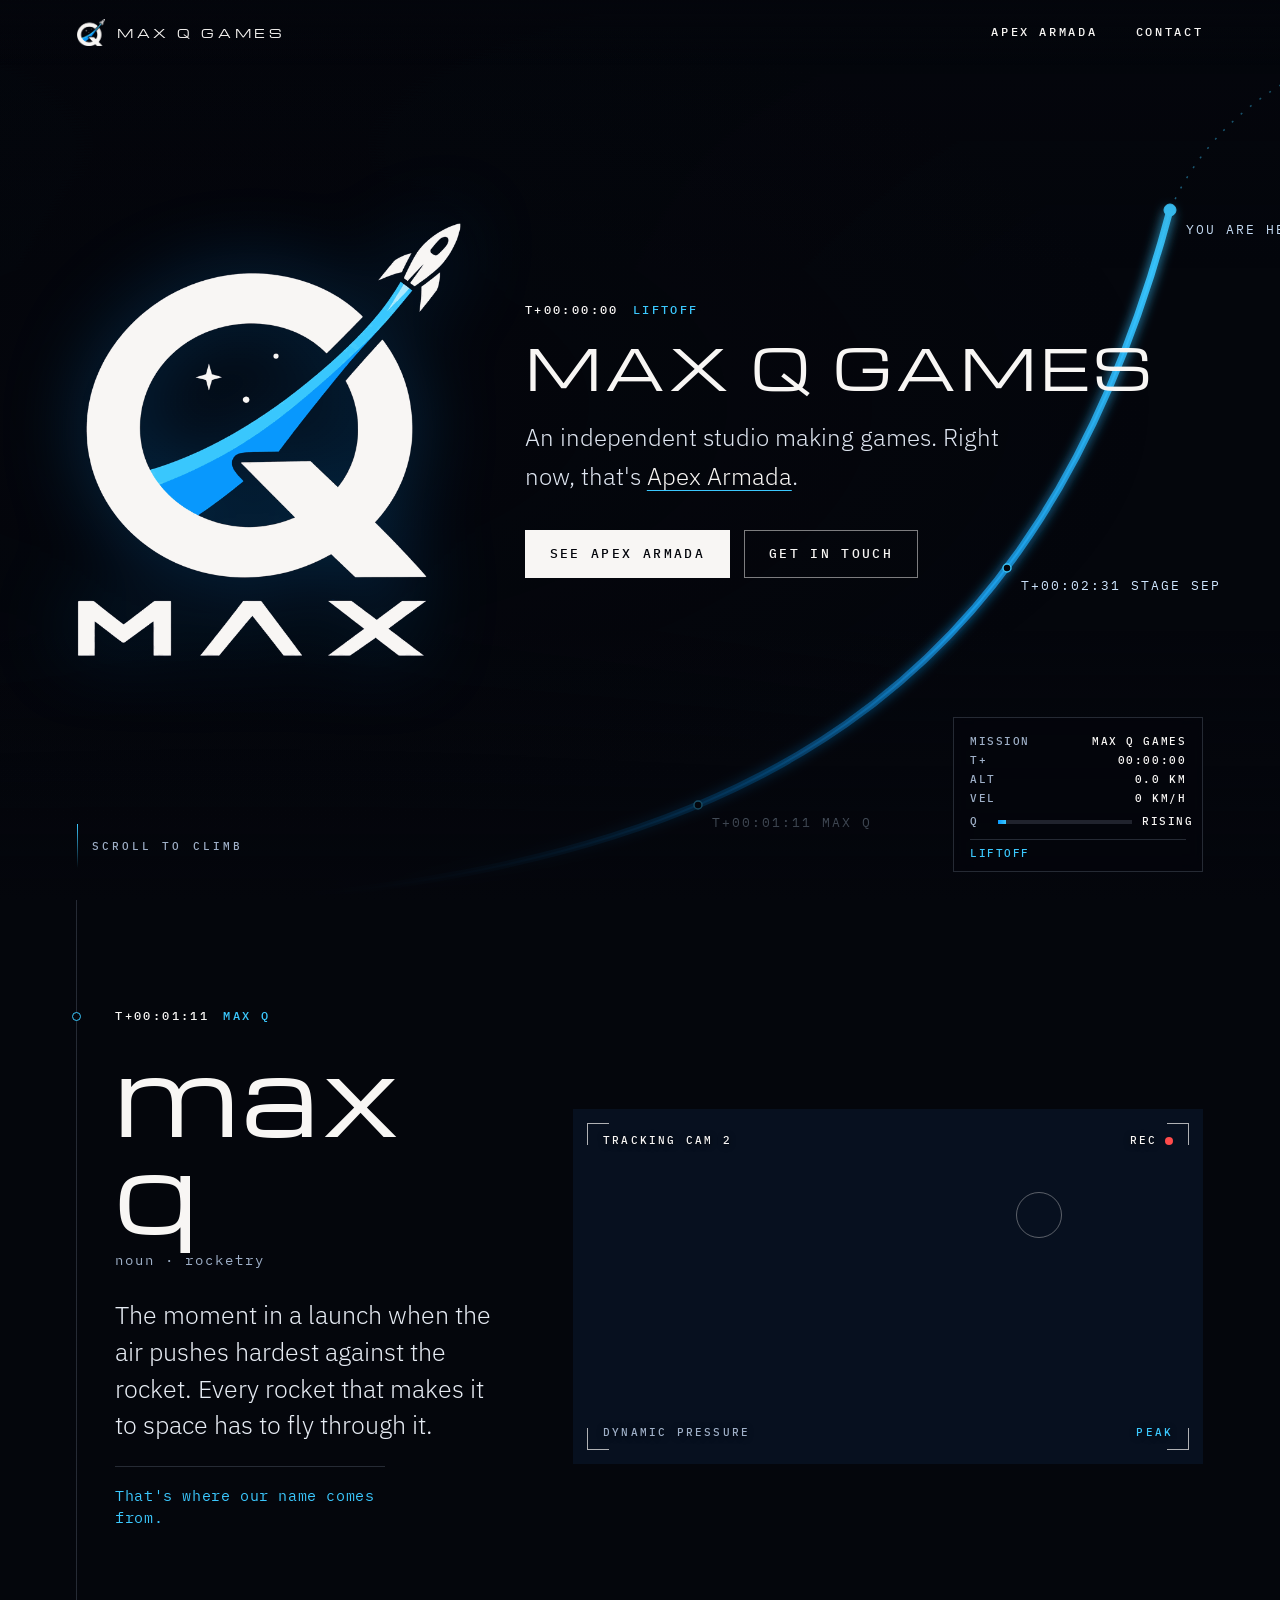
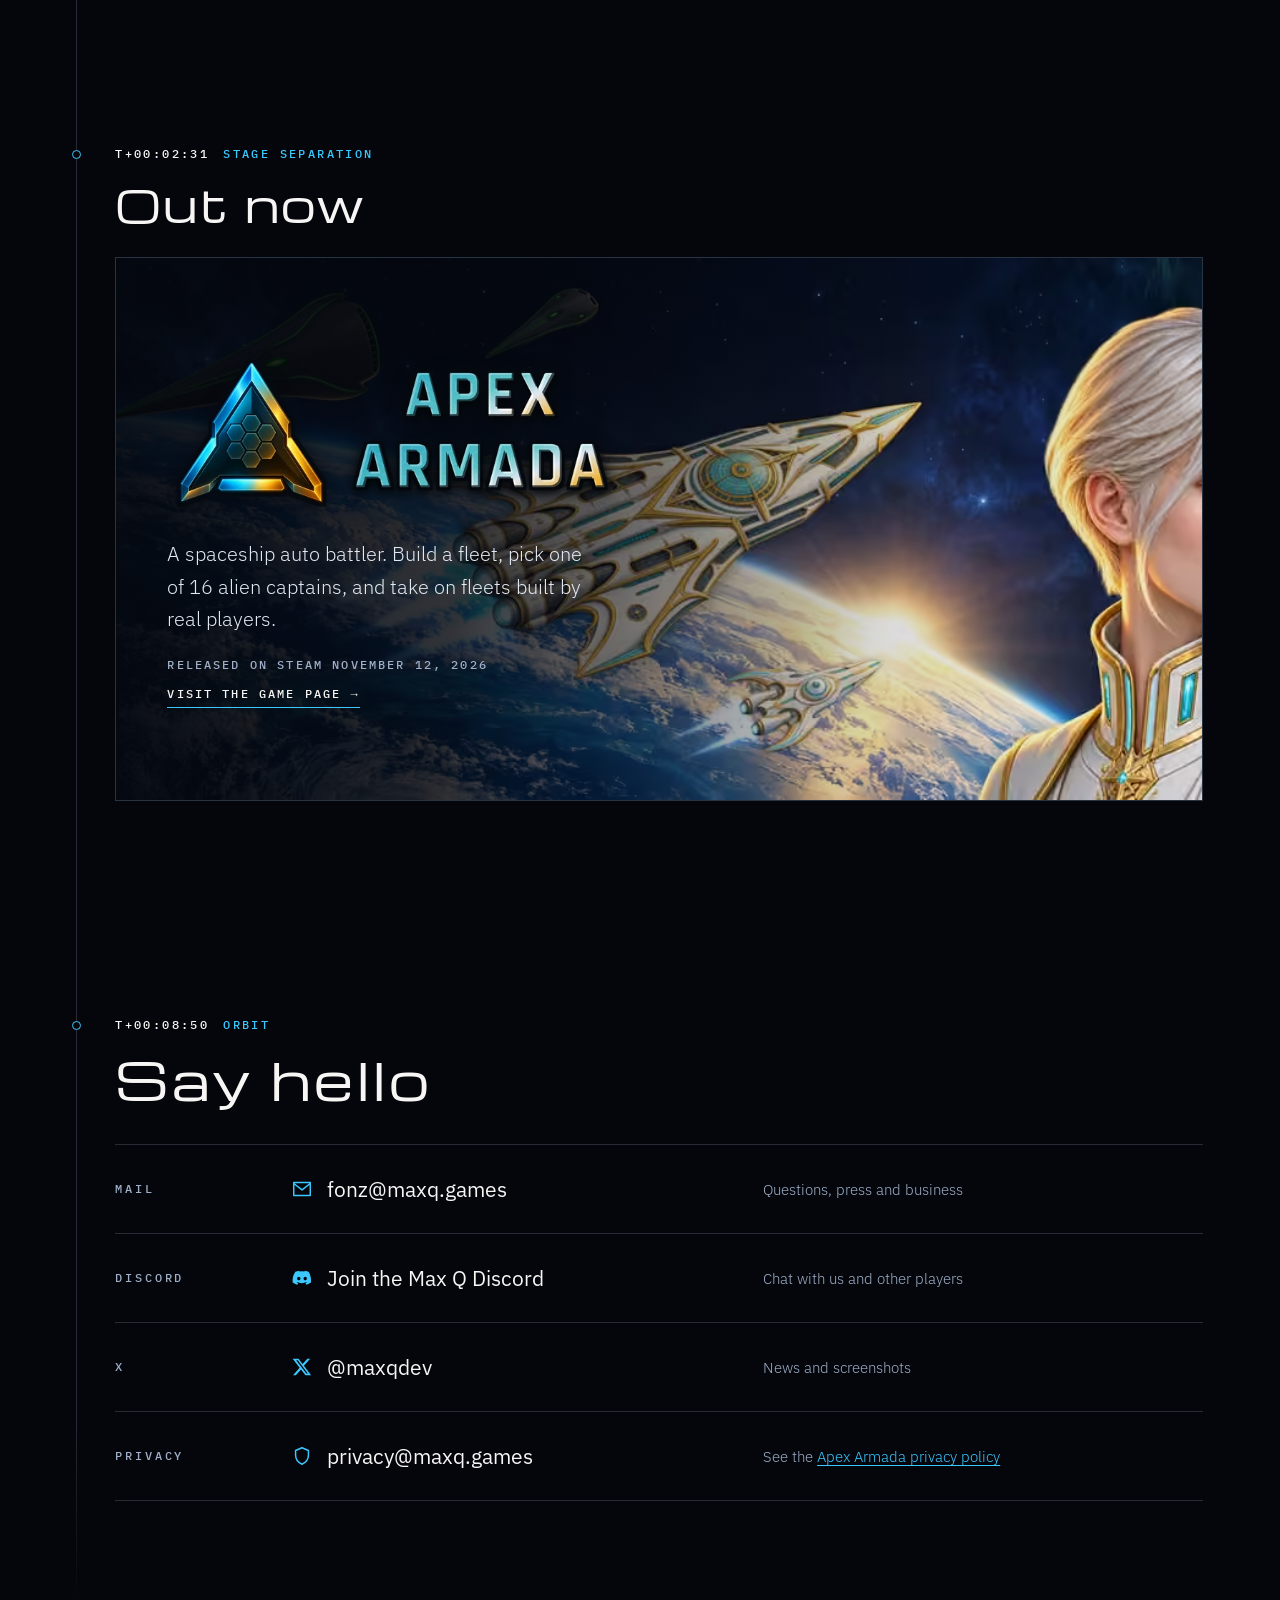
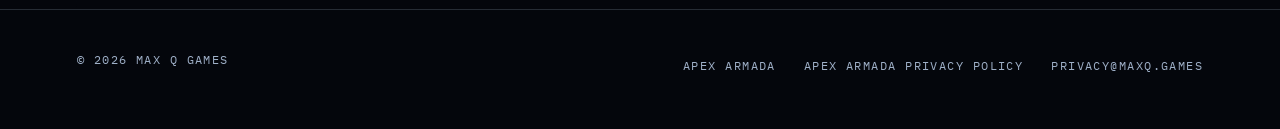
<file: index.html>
<!doctype html>
<html lang="en">
<head>
<meta charset="utf-8">
<meta name="viewport" content="width=device-width, initial-scale=1, viewport-fit=cover">
<title>Max Q Games | Independent studio making Apex Armada</title>
<meta name="description" content="Max Q Games is an independent game studio. Our current game is Apex Armada, a spaceship auto battler out now on Steam.">
<meta name="theme-color" content="#04060c">
<meta name="color-scheme" content="dark">
<meta name="darkreader-lock">
<meta name="robots" content="index, follow, max-image-preview:large">
<link rel="canonical" href="https://maxq.games/">
<meta property="og:type" content="website">
<meta property="og:locale" content="en_US">
<meta property="og:site_name" content="Max Q Games">
<meta property="og:title" content="Max Q Games">
<meta property="og:description" content="An independent game studio. Now building Apex Armada, a spaceship auto battler.">
<meta property="og:url" content="https://maxq.games/">
<meta property="og:image" content="https://maxq.games/assets/og-studio.jpg">
<meta property="og:image:width" content="1200">
<meta property="og:image:height" content="630">
<meta property="og:image:alt" content="The Max Q Games logo, a white Q with a blue rocket trail, over a night sky.">
<meta name="twitter:card" content="summary_large_image">
<meta name="twitter:site" content="@maxqdev">
<meta name="twitter:title" content="Max Q Games">
<meta name="twitter:description" content="An independent game studio. Now building Apex Armada, a spaceship auto battler.">
<meta name="twitter:image" content="https://maxq.games/assets/og-studio.jpg">
<meta name="twitter:image:alt" content="The Max Q Games logo, a white Q with a blue rocket trail, over a night sky.">
<script type="application/ld+json">
{
  "@context": "https://schema.org",
  "@graph": [
    {
      "@type": "Organization",
      "@id": "https://maxq.games/#organization",
      "name": "Max Q Games",
      "url": "https://maxq.games/",
      "logo": {
        "@type": "ImageObject",
        "url": "https://maxq.games/assets/img/maxq-logo-631.png",
        "width": 631,
        "height": 714
      },
      "description": "Max Q Games is an independent game studio. Our current game is Apex Armada, a spaceship auto battler out now on Steam.",
      "email": "fonz@maxq.games",
      "sameAs": [
        "https://x.com/maxqdev",
        "https://discord.gg/w8mtQxCcVR",
        "https://store.steampowered.com/app/5364730/"
      ]
    },
    {
      "@type": "WebSite",
      "@id": "https://maxq.games/#website",
      "name": "Max Q Games",
      "url": "https://maxq.games/",
      "inLanguage": "en",
      "publisher": { "@id": "https://maxq.games/#organization" }
    }
  ]
}
</script>
<link rel="icon" href="/favicon.ico" sizes="48x48">
<link rel="icon" href="/assets/icon-32.png" type="image/png" sizes="32x32">
<link rel="apple-touch-icon" href="/assets/apple-touch-icon.png">
<link rel="manifest" href="/site.webmanifest">
<link rel="preload" href="/fonts/michroma-400.woff2" as="font" type="font/woff2" crossorigin>
<link rel="preload" href="/fonts/plexmono-400.woff2" as="font" type="font/woff2" crossorigin>
<link rel="stylesheet" href="/assets/studio.css">
<script defer src="/assets/studio.js"></script>
</head>
<body>
<a class="skip" href="#main">Skip to content</a>

<header class="bar">
  <a class="bar__home" href="/" aria-label="Max Q Games home">
    <img src="/assets/img/q-mark-256.png" alt="" width="28" height="28">
    <span>MAX Q GAMES</span>
  </a>
  <nav class="bar__nav" aria-label="Main">
    <a href="/apex-armada/">Apex Armada</a>
    <a href="#comms">Contact</a>
  </nav>
</header>

<main id="main">

  <section class="hero" id="liftoff" data-t="0" aria-labelledby="hero-title">
    <picture class="hero__sky">
      <source media="(max-aspect-ratio: 1/1)" type="image/avif" srcset="/assets/img/sky-portrait-720.avif 720w, /assets/img/sky-portrait-1215.avif 1215w" sizes="100vw">
      <source media="(max-aspect-ratio: 1/1)" type="image/webp" srcset="/assets/img/sky-portrait-720.webp 720w, /assets/img/sky-portrait-1215.webp 1215w" sizes="100vw">
      <source type="image/avif" srcset="/assets/img/sky-1280.avif 1280w, /assets/img/sky-1920.avif 1920w, /assets/img/sky-2880.avif 2880w" sizes="100vw">
      <source type="image/webp" srcset="/assets/img/sky-1280.webp 1280w, /assets/img/sky-1920.webp 1920w, /assets/img/sky-2880.webp 2880w" sizes="100vw">
      <img src="/assets/img/sky-1920.jpg" alt="" width="1920" height="1080" fetchpriority="high" decoding="async">
    </picture>

    <svg class="hero__plot" viewBox="0 0 1600 900" preserveAspectRatio="xMidYMid slice" aria-hidden="true" focusable="false">
      <defs>
        <linearGradient id="trail" x1="0" y1="1" x2="1" y2="0">
          <stop offset="0" stop-color="#0899fe" stop-opacity="0"/>
          <stop offset=".35" stop-color="#0899fe" stop-opacity=".55"/>
          <stop offset="1" stop-color="#3bc8fe" stop-opacity=".95"/>
        </linearGradient>
        <filter id="glow" x="-20%" y="-20%" width="140%" height="140%">
          <feGaussianBlur stdDeviation="6" result="b"/>
          <feMerge><feMergeNode in="b"/><feMergeNode in="SourceGraphic"/></feMerge>
        </filter>
      </defs>
      <path class="plot__glow" d="M 420 900 C 900 860, 1200 700, 1330 210" fill="none" stroke="url(#trail)" stroke-width="7" filter="url(#glow)"/>
      <path class="plot__flown" d="M 420 900 C 900 860, 1200 700, 1330 210" fill="none" stroke="url(#trail)" stroke-width="2"/>
      <path class="plot__plan" d="M 1330 210 C 1370 120, 1450 60, 1600 20" fill="none" stroke="#3bc8fe" stroke-opacity=".5" stroke-width="1.5" stroke-dasharray="2 10"/>
      <g class="plot__ticks" font-family="IBM Plex Mono, monospace" font-size="13" letter-spacing="2" fill="#cfe6ff">
        <g transform="translate(858 805)"><circle r="4" fill="#04060c" stroke="#3bc8fe" stroke-width="1.5"/><text x="14" y="22">T+00:01:11  MAX Q</text></g>
        <g transform="translate(1167 568)"><circle r="4" fill="#04060c" stroke="#3bc8fe" stroke-width="1.5"/><text x="14" y="22">T+00:02:31  STAGE SEP</text></g>
        <g transform="translate(1330 210)"><circle r="6" fill="#3bc8fe"/><circle class="plot__ping" r="6" fill="none" stroke="#3bc8fe"/><text x="16" y="24">YOU ARE HERE</text></g>
      </g>
    </svg>

    <div class="hero__inner">
      <img class="hero__logo" src="/assets/img/maxq-logo-631.png" alt="Max Q Games logo: a white letter Q with a blue rocket trail arcing through it" width="631" height="714">
      <div class="hero__copy">
        <p class="event"><span>T+00:00:00</span> Liftoff</p>
        <h1 id="hero-title">MAX&nbsp;Q GAMES</h1>
        <p class="lede">An independent studio making games. Right now, that's <a href="/apex-armada/">Apex Armada</a>.</p>
        <div class="hero__cta">
          <a class="btn btn--solid" href="/apex-armada/">See Apex Armada</a>
          <a class="btn" href="#comms">Get in touch</a>
        </div>
      </div>
    </div>
    <a class="hero__down" href="#maxq" aria-label="Scroll to the next section"><span>Scroll to climb</span></a>
  </section>

  <div class="flight">

    <section class="stage stage--maxq" id="maxq" data-t="71" aria-labelledby="maxq-title">
      <p class="event"><span>T+00:01:11</span> Max Q</p>
      <div class="stage__grid">
        <div class="define">
          <h2 id="maxq-title" class="define__word">max q</h2>
          <p class="define__kind">noun &middot; rocketry</p>
          <p class="define__body">The moment in a launch when the air pushes hardest against the rocket. Every rocket that makes it to space has to fly through it.</p>
          <p class="define__note">That's where our name comes from.</p>
        </div>
        <figure class="cam">
          <picture>
            <source media="(max-width: 700px)" type="image/avif" srcset="/assets/img/maxq-tall-800.avif 800w, /assets/img/maxq-tall-1400.avif 1400w" sizes="92vw">
            <source media="(max-width: 700px)" type="image/webp" srcset="/assets/img/maxq-tall-800.webp 800w, /assets/img/maxq-tall-1400.webp 1400w" sizes="92vw">
            <source type="image/avif" srcset="/assets/img/maxq-960.avif 960w, /assets/img/maxq-1600.avif 1600w, /assets/img/maxq-2400.avif 2400w" sizes="(min-width: 1100px) 56vw, 92vw">
            <source type="image/webp" srcset="/assets/img/maxq-960.webp 960w, /assets/img/maxq-1600.webp 1600w, /assets/img/maxq-2400.webp 2400w" sizes="(min-width: 1100px) 56vw, 92vw">
            <img src="/assets/img/maxq-1600.jpg" alt="A white rocket climbing through a dark blue dusk sky, wrapped in a ring of white vapor as it pushes through the air." width="1600" height="900" loading="lazy" decoding="async">
          </picture>
          <figcaption class="cam__hud" aria-hidden="true">
            <span class="cam__tl">TRACKING CAM 2</span>
            <span class="cam__tr">REC <i></i></span>
            <span class="cam__bl">DYNAMIC PRESSURE</span>
            <span class="cam__br">PEAK</span>
          </figcaption>
        </figure>
      </div>
    </section>

    <section class="stage stage--game" id="game" data-t="151" aria-labelledby="game-title">
      <p class="event"><span>T+00:02:31</span> Stage separation</p>
      <h2 id="game-title" class="kicker">Out now</h2>
      <a class="payload" href="/apex-armada/" aria-label="Apex Armada: visit the game page">
        <picture class="payload__art">
          <source type="image/avif" srcset="/assets/img/apex-key-1280.avif 1280w, /assets/img/apex-key-2400.avif 2400w" sizes="(min-width: 1400px) 1280px, 94vw">
          <source type="image/webp" srcset="/assets/img/apex-key-1280.webp 1280w, /assets/img/apex-key-2400.webp 2400w" sizes="(min-width: 1400px) 1280px, 94vw">
          <img src="/assets/img/apex-key-1280.jpg" alt="" width="1280" height="443" loading="lazy" decoding="async">
        </picture>
        <span class="payload__body">
          <picture>
            <source type="image/webp" srcset="/assets/img/apex-logo-640.webp 640w, /assets/img/apex-logo-1200.webp 1200w" sizes="(min-width: 900px) 520px, 76vw">
            <img class="payload__logo" src="/assets/img/apex-logo-640.png" alt="Apex Armada" width="640" height="233" loading="lazy" decoding="async">
          </picture>
          <span class="payload__text">A spaceship auto battler. Build a fleet, pick one of 16 alien captains, and take on fleets built by real players.</span>
          <span class="payload__meta"><span>Released on Steam November 12, 2026</span><span class="payload__go">Visit the game page <b aria-hidden="true">&rarr;</b></span></span>
        </span>
      </a>
    </section>

    <section class="stage stage--comms" id="comms" data-t="530" aria-labelledby="comms-title">
      <p class="event"><span>T+00:08:50</span> Orbit</p>
      <h2 id="comms-title" class="comms__title">Say hello</h2>
      <ul class="comms">
        <li>
          <span class="comms__ch">MAIL</span>
          <a href="mailto:fonz@maxq.games"><svg viewBox="0 0 24 24" aria-hidden="true"><path d="M3 5h18v14H3z M3 6l9 7 9-7" fill="none" stroke="currentColor" stroke-width="1.6" stroke-linejoin="round"/></svg>fonz@maxq.games</a>
          <span class="comms__note">Questions, press and business</span>
        </li>
        <li>
          <span class="comms__ch">DISCORD</span>
          <a href="https://discord.gg/w8mtQxCcVR" rel="noopener"><svg viewBox="0 0 24 24" aria-hidden="true"><path fill="currentColor" d="M19.3 5.3A16.6 16.6 0 0 0 15.2 4l-.5 1a15.4 15.4 0 0 0-5.4 0L8.8 4a16.6 16.6 0 0 0-4.1 1.3C2.1 9.2 1.4 13 1.8 16.8a16.7 16.7 0 0 0 5 2.5l1.1-1.7c-.6-.2-1.2-.5-1.7-.9l.4-.3a11.9 11.9 0 0 0 10.4 0l.4.3c-.5.4-1.1.7-1.7.9l1.1 1.7a16.7 16.7 0 0 0 5-2.5c.5-4.4-.8-8.2-2.5-11.5ZM8.5 14.5c-1 0-1.8-.9-1.8-2s.8-2 1.8-2 1.8.9 1.8 2-.8 2-1.8 2Zm7 0c-1 0-1.8-.9-1.8-2s.8-2 1.8-2 1.8.9 1.8 2-.8 2-1.8 2Z"/></svg>Join the Max Q Discord</a>
          <span class="comms__note">Chat with us and other players</span>
        </li>
        <li>
          <span class="comms__ch">X</span>
          <a href="https://x.com/maxqdev" rel="noopener"><svg viewBox="0 0 24 24" aria-hidden="true"><path fill="currentColor" d="M17.8 3h3.1l-6.8 7.7L22 21h-6.2l-4.9-6.4L5.3 21H2.2l7.2-8.3L1.8 3h6.4l4.4 5.8L17.8 3Zm-1.1 16.2h1.7L7.4 4.7H5.6l11.1 14.5Z"/></svg>@maxqdev</a>
          <span class="comms__note">News and screenshots</span>
        </li>
        <li>
          <span class="comms__ch">PRIVACY</span>
          <a href="mailto:privacy@maxq.games"><svg viewBox="0 0 24 24" aria-hidden="true"><path d="M12 3l7 3v5c0 4.5-3 8.3-7 10-4-1.7-7-5.5-7-10V6l7-3z" fill="none" stroke="currentColor" stroke-width="1.6" stroke-linejoin="round"/></svg>privacy@maxq.games</a>
          <span class="comms__note">See the <a href="/apex-armada-privacy/">Apex Armada privacy policy</a></span>
        </li>
      </ul>
    </section>
  </div>
</main>

<footer class="foot">
  <p>&copy; 2026 Max Q Games</p>
  <p><a href="/apex-armada/">Apex Armada</a><a href="/apex-armada-privacy/">Apex Armada privacy policy</a><a href="mailto:privacy@maxq.games">privacy@maxq.games</a></p>
</footer>

<aside class="telemetry" aria-hidden="true">
  <div class="telemetry__row"><span>MISSION</span><b>MAX Q GAMES</b></div>
  <div class="telemetry__row"><span>T+</span><b data-tm="t">00:00:00</b></div>
  <div class="telemetry__row"><span>ALT</span><b data-tm="alt">0.0 KM</b></div>
  <div class="telemetry__row"><span>VEL</span><b data-tm="vel">0 KM/H</b></div>
  <div class="telemetry__q"><span>Q</span><i><em data-tm="q"></em></i><b data-tm="qlabel">LOW</b></div>
  <div class="telemetry__ev" data-tm="ev">LIFTOFF</div>
</aside>
</body>
</html>
</file>
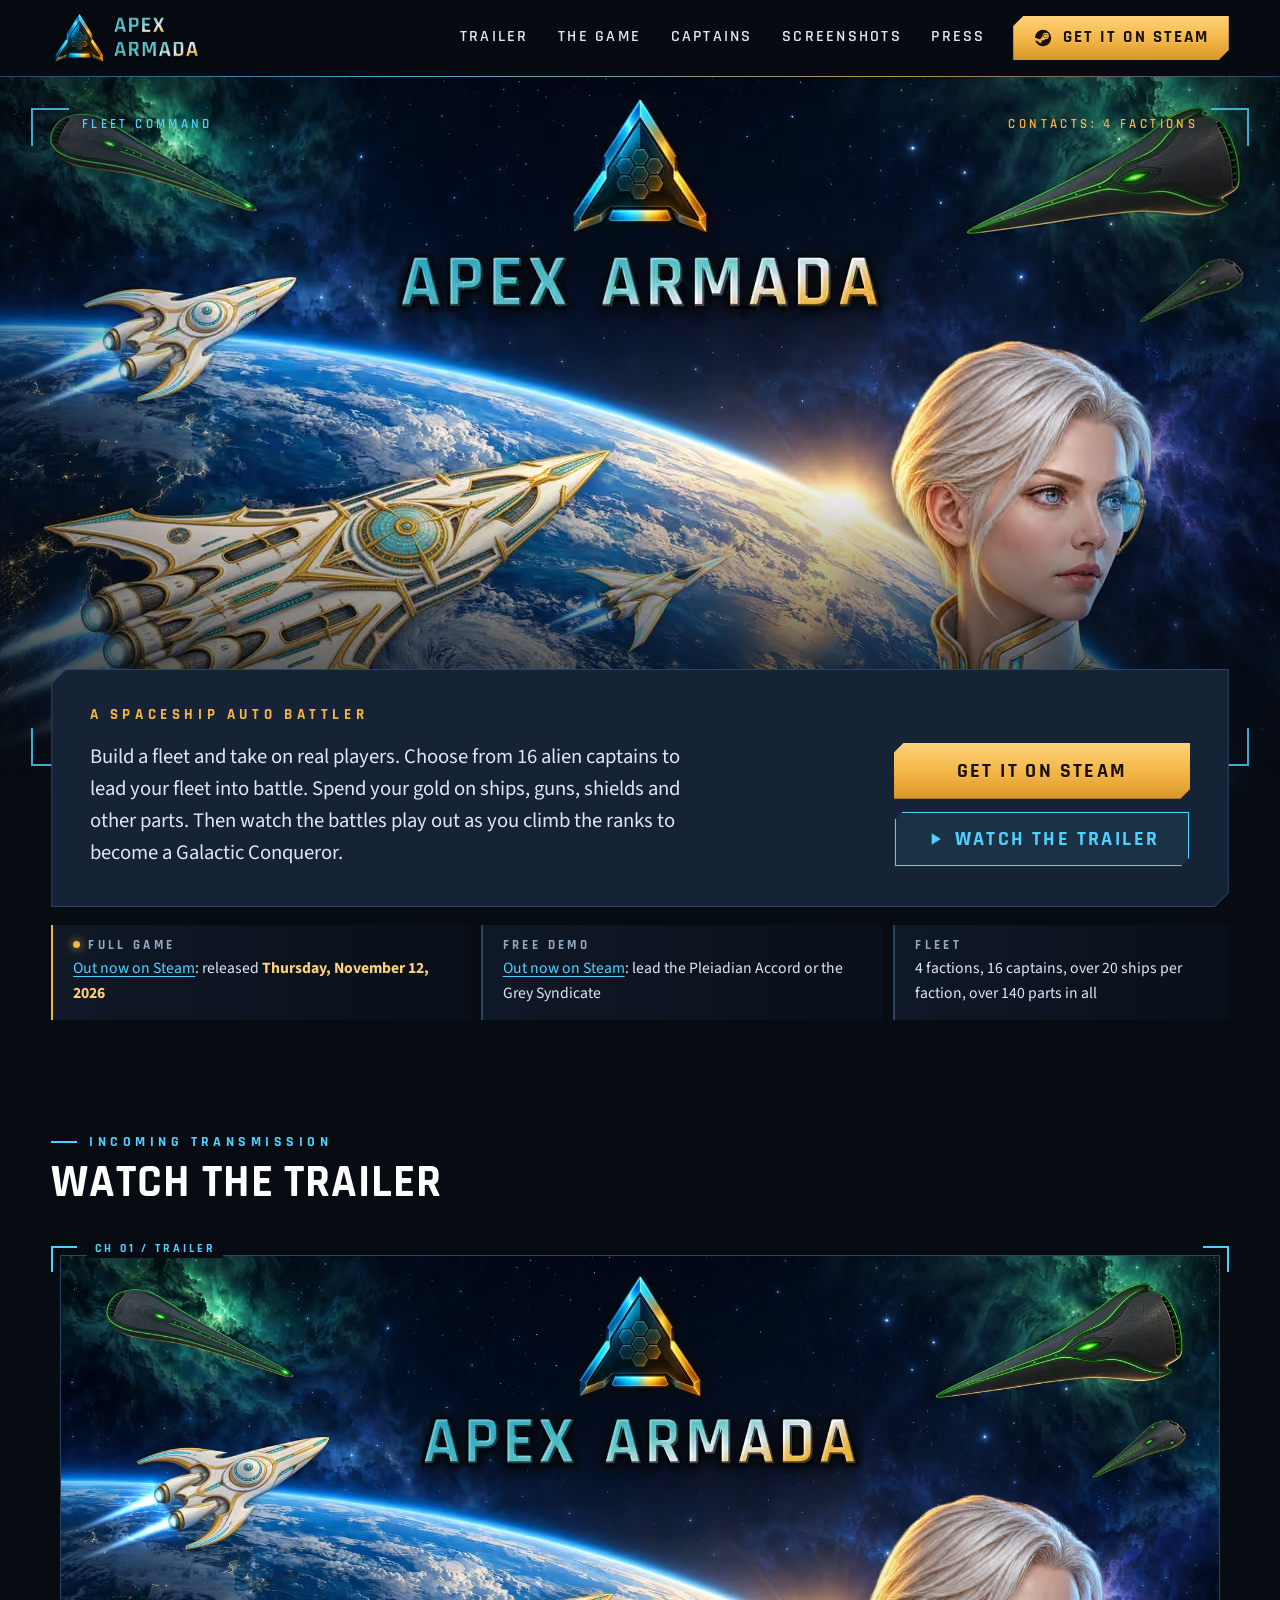
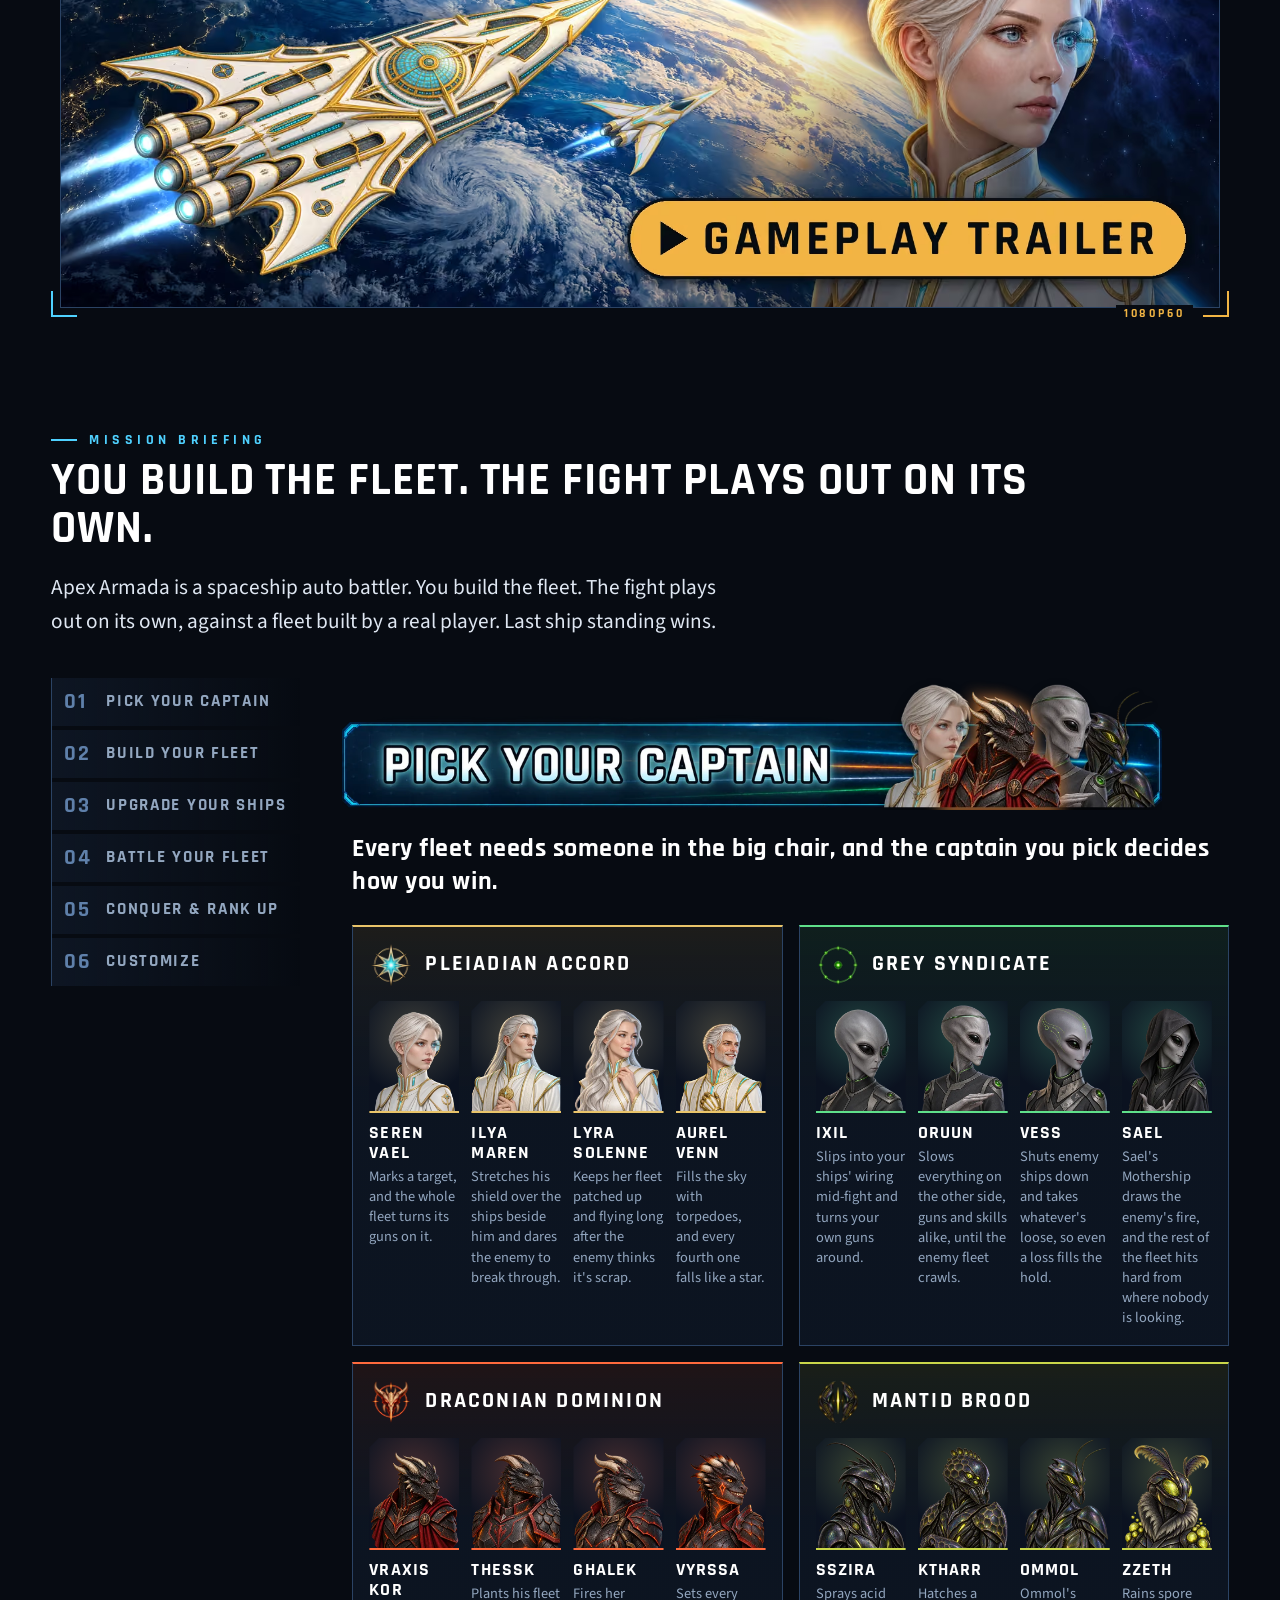
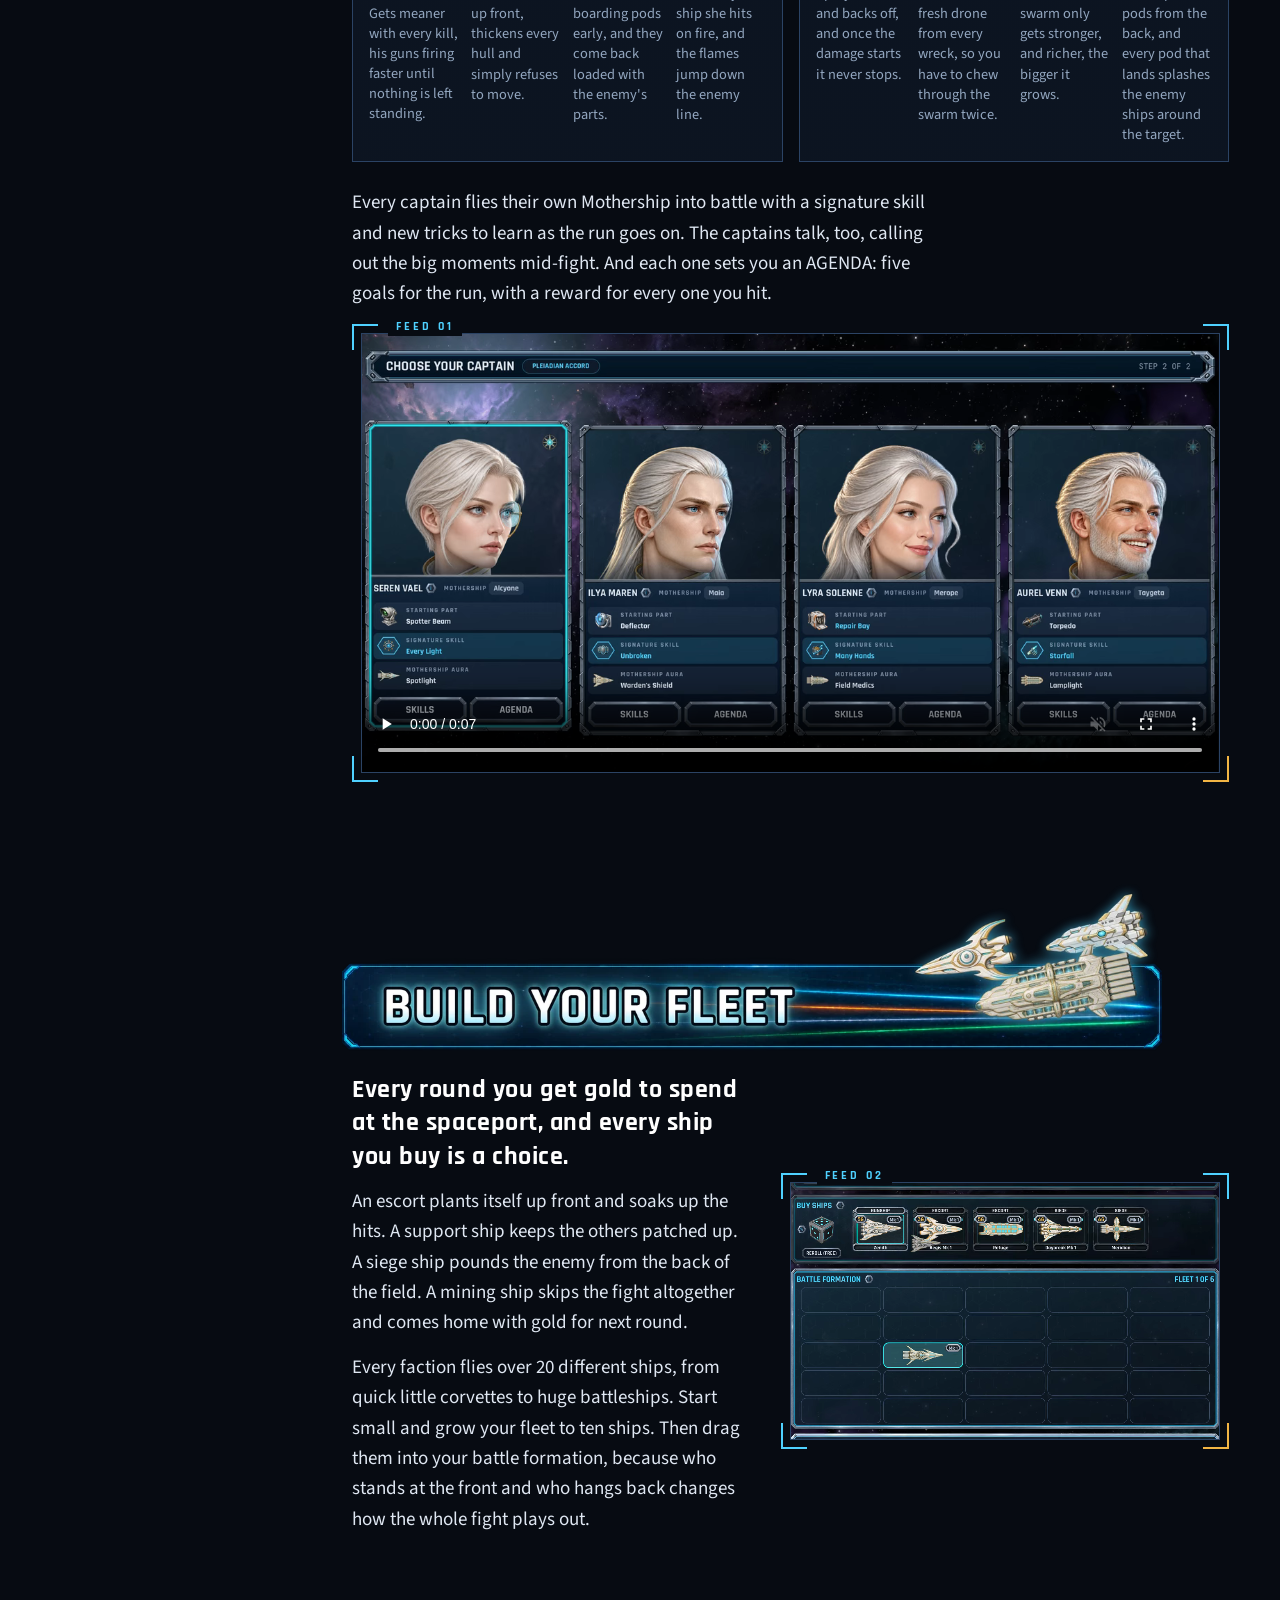
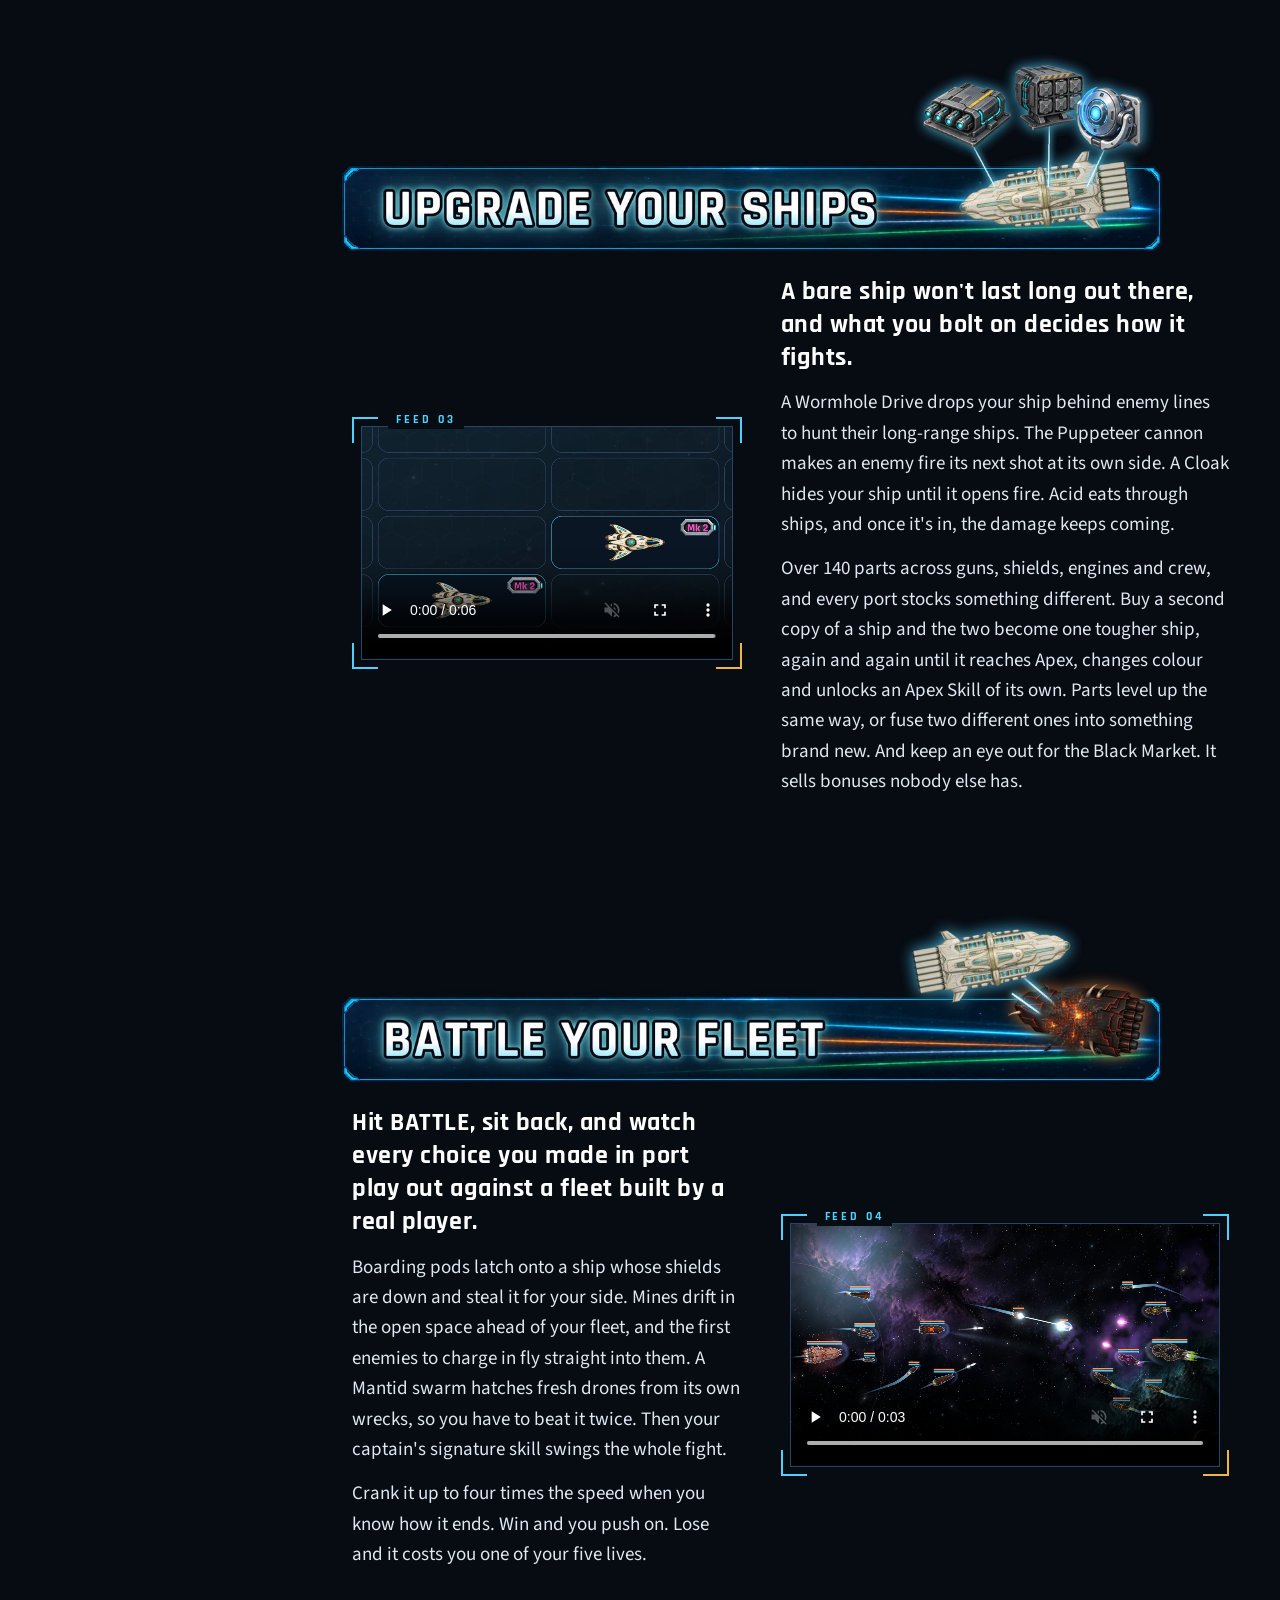
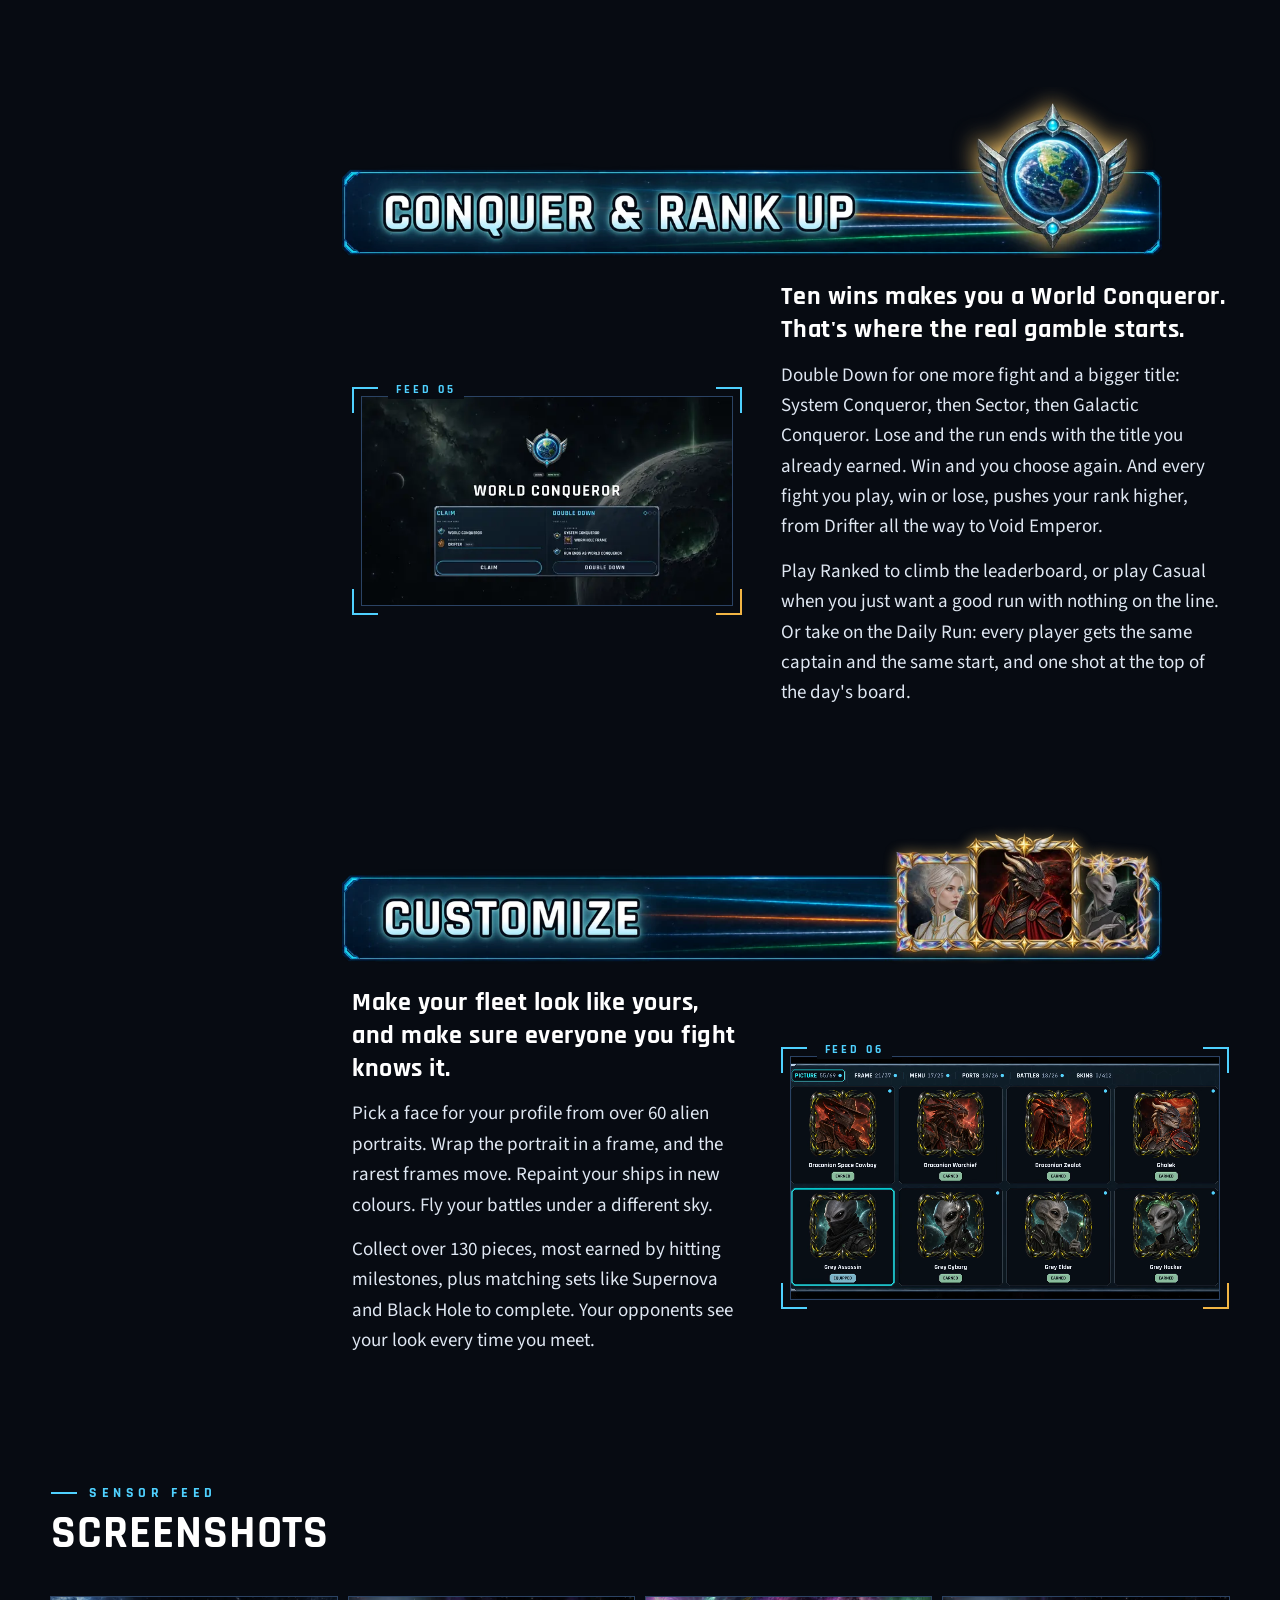
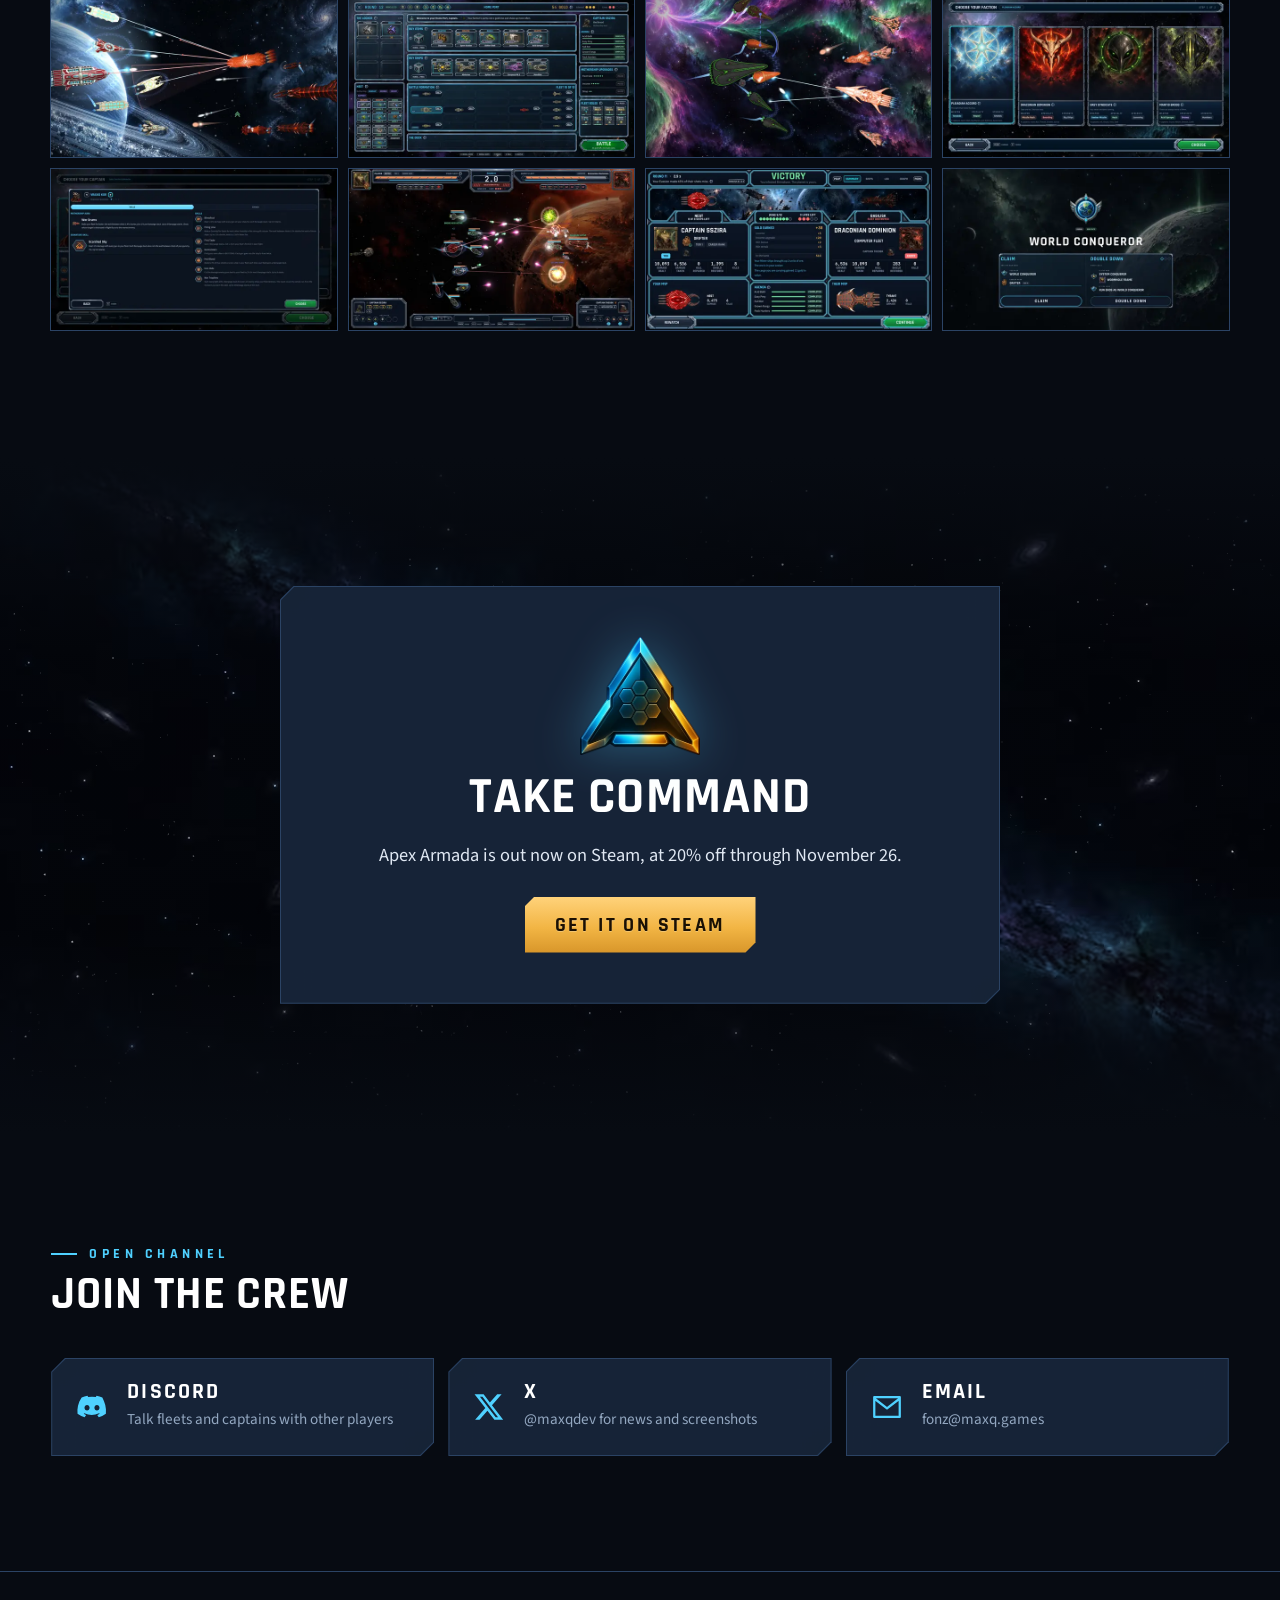
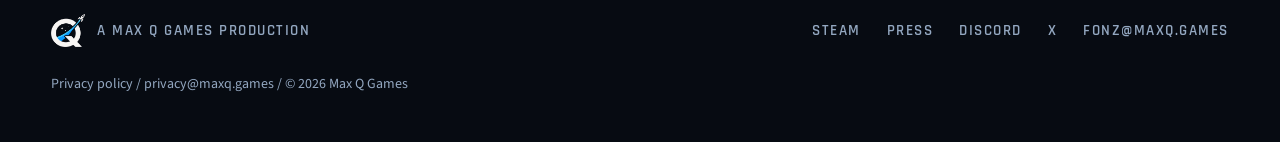
<file: apex-armada/index.html>
<!doctype html>
<html lang="en">
<head>
<meta charset="utf-8">
<meta name="viewport" content="width=device-width, initial-scale=1, viewport-fit=cover">
<title>Apex Armada: a spaceship auto battler | Max Q Games</title>
<meta name="description" content="A spaceship auto battler. Build a fleet, pick one of 16 alien captains, and take on fleets built by real players. Out now on Steam.">
<meta name="theme-color" content="#070b12">
<meta name="color-scheme" content="dark">
<meta name="darkreader-lock">
<meta name="robots" content="index, follow, max-image-preview:large">
<link rel="canonical" href="https://maxq.games/apex-armada/">
<meta property="og:type" content="website">
<meta property="og:locale" content="en_US">
<meta property="og:site_name" content="Max Q Games">
<meta property="og:title" content="Apex Armada">
<meta property="og:description" content="A spaceship auto battler. Build a fleet, pick one of 16 alien captains, and take on fleets built by real players. Out now on Steam.">
<meta property="og:url" content="https://maxq.games/apex-armada/">
<meta property="og:image" content="https://maxq.games/apex-armada/og-apex.jpg">
<meta property="og:image:width" content="1200">
<meta property="og:image:height" content="630">
<meta property="og:image:alt" content="Apex Armada key art: a gold and white starship above a planet, a white-haired captain and the Apex Armada logo.">
<meta name="twitter:card" content="summary_large_image">
<meta name="twitter:site" content="@maxqdev">
<meta name="twitter:title" content="Apex Armada">
<meta name="twitter:description" content="A spaceship auto battler. Build a fleet, pick one of 16 alien captains, and take on fleets built by real players. Out now on Steam.">
<meta name="twitter:image" content="https://maxq.games/apex-armada/og-apex.jpg">
<meta name="twitter:image:alt" content="Apex Armada key art: a gold and white starship above a planet, a white-haired captain and the Apex Armada logo.">
<script type="application/ld+json">
{
  "@context": "https://schema.org",
  "@type": "VideoGame",
  "@id": "https://maxq.games/apex-armada/#game",
  "name": "Apex Armada",
  "url": "https://maxq.games/apex-armada/",
  "description": "A spaceship auto battler where you build a fleet to take on real players. Choose from 16 alien captains to lead your fleet into battle. Spend your gold on ships, guns, shields and other parts. Then watch the battles play out as you climb the ranks to become a Galactic Conqueror.",
  "genre": ["Strategy", "Auto Battler"],
  "gamePlatform": "PC",
  "operatingSystem": "Windows",
  "applicationCategory": "GameApplication",
  "playMode": "MultiPlayer",
  "sameAs": [
    "https://store.steampowered.com/app/5364730/"
  ],
  "image": "https://maxq.games/apex-armada/og-apex.jpg",
  "screenshot": [
    "https://maxq.games/apex-armada/img/shot-01-1920.jpg",
    "https://maxq.games/apex-armada/img/shot-03-1920.jpg",
    "https://maxq.games/apex-armada/img/shot-07-1920.jpg"
  ],
  "author": {
    "@type": "Organization",
    "@id": "https://maxq.games/#organization",
    "name": "Max Q Games",
    "url": "https://maxq.games/"
  },
  "publisher": {
    "@type": "Organization",
    "@id": "https://maxq.games/#organization",
    "name": "Max Q Games",
    "url": "https://maxq.games/"
  }
}
</script>
<link rel="icon" href="/apex-armada/favicon.ico" sizes="any">
<link rel="icon" href="/apex-armada/icon-32.png" type="image/png" sizes="32x32">
<link rel="apple-touch-icon" href="/apex-armada/apple-touch-icon.png">
<link rel="manifest" href="/apex-armada/site.webmanifest">
<link rel="preload" href="/fonts/rajdhani-700.woff2" as="font" type="font/woff2" crossorigin>
<link rel="preload" href="/fonts/sourcesans3-var.woff2" as="font" type="font/woff2" crossorigin>
<link rel="stylesheet" href="/apex-armada/apex.css">
<script defer src="/apex-armada/apex.js"></script>
</head>
<body>
<a class="skip" href="#main">Skip to content</a>

<header class="cmd">
  <a class="cmd__brand" href="/apex-armada/" aria-label="Apex Armada, top of page">
    <picture><source type="image/webp" srcset="/apex-armada/img/logo-horizontal-480.webp"><img src="/apex-armada/img/logo-horizontal-480.png" alt="Apex Armada" width="480" height="175"></picture>
  </a>
  <nav class="cmd__nav" aria-label="Apex Armada">
    <a href="#trailer">Trailer</a>
    <a href="#briefing">The game</a>
    <a href="#captains">Captains</a>
    <a href="#screens">Screenshots</a>
    <a href="/apex-armada/press/">Press</a>
  </nav>
  <a class="btn btn--amber cmd__cta" href="https://store.steampowered.com/app/5364730/" rel="noopener">
    <svg viewBox="0 0 24 24" aria-hidden="true"><path fill="currentColor" d="M12 2.2a9.8 9.8 0 0 0-9.8 9.1l5.3 2.2a2.8 2.8 0 0 1 1.6-.5h.2l2.3-3.4V9.5a3.7 3.7 0 1 1 3.7 3.7h-.1l-3.3 2.4v.1a2.8 2.8 0 0 1-5.5.6l-3.8-1.6A9.8 9.8 0 1 0 12 2.2Zm-4.1 15 1.2.5a2.1 2.1 0 1 0 1.2-2.8l-1.3-.5a1.6 1.6 0 1 1-1.1 2.8Zm9.4-7.7a2.5 2.5 0 1 0-2.5 2.5 2.5 2.5 0 0 0 2.5-2.5Zm-4.3 0a1.9 1.9 0 1 1 1.9 1.9 1.9 1.9 0 0 1-1.9-1.9Z"/></svg>
    <span>Get it<span class="hide-s"> on Steam</span></span>
  </a>
</header>

<main id="main">

  <section class="hero" aria-labelledby="hero-title">
    <div class="hero__frame">
      <picture>
        <source type="image/avif" srcset="/apex-armada/img/hero-800.avif 800w, /apex-armada/img/hero-1280.avif 1280w, /apex-armada/img/hero-1920.avif 1920w, /apex-armada/img/hero-2880.avif 2880w" sizes="100vw">
        <source type="image/webp" srcset="/apex-armada/img/hero-800.webp 800w, /apex-armada/img/hero-1280.webp 1280w, /apex-armada/img/hero-1920.webp 1920w, /apex-armada/img/hero-2880.webp 2880w" sizes="100vw">
        <img src="/apex-armada/img/hero-1920.jpg" width="1920" height="1080" fetchpriority="high" decoding="async"
             alt="Apex Armada key art: a gold and white Pleiadian starship flies above a blue planet, green Mantid ships close in from above, and a white-haired captain looks on.">
      </picture>
      <div class="hero__hud" aria-hidden="true">
        <span class="hud-corner hud-corner--tl"></span><span class="hud-corner hud-corner--tr"></span>
        <span class="hud-corner hud-corner--bl"></span><span class="hud-corner hud-corner--br"></span>
        <span class="hud-label hud-label--tl">FLEET COMMAND</span>
        <span class="hud-label hud-label--tr">CONTACTS: 4 FACTIONS</span>
      </div>
    </div>

    <div class="brief panel">
      <h1 id="hero-title" class="sr-only">Apex Armada</h1>
      <p class="brief__tag">A spaceship auto battler</p>
      <p class="brief__text">Build a fleet and take on real players. Choose from 16 alien captains to lead your fleet into battle. Spend your gold on ships, guns, shields and other parts. Then watch the battles play out as you climb the ranks to become a Galactic Conqueror.</p>
      <div class="brief__cta">
        <a class="btn btn--amber btn--big" href="https://store.steampowered.com/app/5364730/" rel="noopener">Get it on Steam</a>
        <a class="btn btn--line btn--big" href="#trailer">
          <svg viewBox="0 0 24 24" aria-hidden="true"><path fill="currentColor" d="M8 5v14l11-7z"/></svg>Watch the trailer</a>
      </div>
    </div>

    <ul class="status" aria-label="Release status">
      <li class="status__item status__item--live">
        <span class="status__k">Full game</span>
        <span class="status__v"><a href="https://store.steampowered.com/app/5364730/" rel="noopener">Out now on Steam</a>: released <b data-launch-date>Thursday, November 12, 2026</b></span>
      </li>
      <li class="status__item">
        <span class="status__k">Free demo</span>
        <span class="status__v"><a href="https://store.steampowered.com/app/5367190/" rel="noopener">Out now on Steam</a>: lead the Pleiadian Accord or the Grey Syndicate</span>
      </li>
      <li class="status__item">
        <span class="status__k">Fleet</span>
        <span class="status__v">4 factions, 16 captains, over 20 ships per faction, over 140 parts in all</span>
      </li>
    </ul>
  </section>

  <section class="sect trailer" id="trailer" aria-labelledby="trailer-title">
    <div class="sect__head">
      <p class="eyebrow">Incoming transmission</p>
      <h2 id="trailer-title">Watch the trailer</h2>
    </div>
    <div class="viewport viewport--trailer" data-youtube="UZvZ4L1WvkA" data-video="/apex-armada/media/trailer.mp4">
      <button class="trailer__play" type="button" aria-label="Play the Apex Armada trailer">
        <picture>
          <source type="image/avif" srcset="/apex-armada/img/trailer-poster-960.avif 960w, /apex-armada/img/trailer-poster-1920.avif 1920w" sizes="(min-width: 1400px) 1280px, 94vw">
          <source type="image/webp" srcset="/apex-armada/img/trailer-poster-960.webp 960w, /apex-armada/img/trailer-poster-1920.webp 1920w" sizes="(min-width: 1400px) 1280px, 94vw">
          <img src="/apex-armada/img/trailer-poster-960.jpg" alt="" width="1920" height="1080" loading="lazy" decoding="async">
        </picture>
      </button>
      <span class="vp-tag vp-tag--tl" aria-hidden="true">CH 01 / TRAILER</span>
      <span class="vp-tag vp-tag--br" aria-hidden="true">1080P60</span>
    </div>
    <p class="trailer__soon" hidden>The trailer can't play here right now. The clips below show the game in motion.</p>
  </section>

  <section class="sect briefing" id="briefing" aria-labelledby="briefing-title">
    <div class="sect__head">
      <p class="eyebrow">Mission briefing</p>
      <h2 id="briefing-title">You build the fleet. The fight plays out on its own.</h2>
      <p class="sect__lede">Apex Armada is a spaceship auto battler. You build the fleet. The fight plays out on its own, against a fleet built by a real player. Last ship standing wins.</p>
    </div>

    <div class="briefing__grid">
      <nav class="tower" aria-label="Sections of the briefing">
        <ol>
          <li><a href="#captains"><b>01</b><span>Pick your captain</span></a></li>
          <li><a href="#fleet"><b>02</b><span>Build your fleet</span></a></li>
          <li><a href="#upgrade"><b>03</b><span>Upgrade your ships</span></a></li>
          <li><a href="#battle"><b>04</b><span>Battle your fleet</span></a></li>
          <li><a href="#conquer"><b>05</b><span>Conquer &amp; rank up</span></a></li>
          <li><a href="#customize"><b>06</b><span>Customize</span></a></li>
        </ol>
      </nav>

      <div class="briefs">

        <article class="bf" id="captains" aria-labelledby="h-captains">
          <h3 id="h-captains" class="bf__hdr">
            <picture><source type="image/webp" srcset="/apex-armada/img/hdr-pick-your-captain-616.webp 616w, /apex-armada/img/hdr-pick-your-captain-1232.webp 1232w" sizes="(min-width: 1200px) 820px, 94vw">
            <img src="/apex-armada/img/hdr-pick-your-captain-616.png" alt="Pick your captain" width="1232" height="199" loading="lazy" decoding="async"></picture>
          </h3>
          <p class="bf__intro">Every fleet needs someone in the big chair, and the captain you pick decides how you win.</p>

          <div class="roster">
            <section class="faction faction--pleiadian" aria-labelledby="f-pl">
              <h4 id="f-pl" class="faction__name"><img src="/apex-armada/img/crest-pleiadian-96.webp" alt="" width="96" height="96" loading="lazy">Pleiadian Accord</h4>
              <ul class="caps">
                <li class="cap"><img src="/apex-armada/img/cap-seren-vael-320.webp" srcset="/apex-armada/img/cap-seren-vael-320.webp 320w, /apex-armada/img/cap-seren-vael-640.webp 640w" sizes="(min-width: 1200px) 200px, 30vw" alt="Portrait of Seren Vael" width="320" height="400" loading="lazy"><b>Seren Vael</b><span>Marks a target, and the whole fleet turns its guns on it.</span></li>
                <li class="cap"><img src="/apex-armada/img/cap-ilya-maren-320.webp" srcset="/apex-armada/img/cap-ilya-maren-320.webp 320w, /apex-armada/img/cap-ilya-maren-640.webp 640w" sizes="(min-width: 1200px) 200px, 30vw" alt="Portrait of Ilya Maren" width="320" height="400" loading="lazy"><b>Ilya Maren</b><span>Stretches his shield over the ships beside him and dares the enemy to break through.</span></li>
                <li class="cap"><img src="/apex-armada/img/cap-lyra-solenne-320.webp" srcset="/apex-armada/img/cap-lyra-solenne-320.webp 320w, /apex-armada/img/cap-lyra-solenne-640.webp 640w" sizes="(min-width: 1200px) 200px, 30vw" alt="Portrait of Lyra Solenne" width="320" height="400" loading="lazy"><b>Lyra Solenne</b><span>Keeps her fleet patched up and flying long after the enemy thinks it's scrap.</span></li>
                <li class="cap"><img src="/apex-armada/img/cap-aurel-venn-320.webp" srcset="/apex-armada/img/cap-aurel-venn-320.webp 320w, /apex-armada/img/cap-aurel-venn-640.webp 640w" sizes="(min-width: 1200px) 200px, 30vw" alt="Portrait of Aurel Venn" width="320" height="400" loading="lazy"><b>Aurel Venn</b><span>Fills the sky with torpedoes, and every fourth one falls like a star.</span></li>
              </ul>
            </section>
            <section class="faction faction--grey" aria-labelledby="f-gr">
              <h4 id="f-gr" class="faction__name"><img src="/apex-armada/img/crest-grey-96.webp" alt="" width="96" height="96" loading="lazy">Grey Syndicate</h4>
              <ul class="caps">
                <li class="cap"><img src="/apex-armada/img/cap-ixil-320.webp" srcset="/apex-armada/img/cap-ixil-320.webp 320w, /apex-armada/img/cap-ixil-640.webp 640w" sizes="(min-width: 1200px) 200px, 30vw" alt="Portrait of Ixil" width="320" height="400" loading="lazy"><b>Ixil</b><span>Slips into your ships' wiring mid-fight and turns your own guns around.</span></li>
                <li class="cap"><img src="/apex-armada/img/cap-oruun-320.webp" srcset="/apex-armada/img/cap-oruun-320.webp 320w, /apex-armada/img/cap-oruun-640.webp 640w" sizes="(min-width: 1200px) 200px, 30vw" alt="Portrait of Oruun" width="320" height="400" loading="lazy"><b>Oruun</b><span>Slows everything on the other side, guns and skills alike, until the enemy fleet crawls.</span></li>
                <li class="cap"><img src="/apex-armada/img/cap-vess-320.webp" srcset="/apex-armada/img/cap-vess-320.webp 320w, /apex-armada/img/cap-vess-640.webp 640w" sizes="(min-width: 1200px) 200px, 30vw" alt="Portrait of Vess" width="320" height="400" loading="lazy"><b>Vess</b><span>Shuts enemy ships down and takes whatever's loose, so even a loss fills the hold.</span></li>
                <li class="cap"><img src="/apex-armada/img/cap-sael-320.webp" srcset="/apex-armada/img/cap-sael-320.webp 320w, /apex-armada/img/cap-sael-640.webp 640w" sizes="(min-width: 1200px) 200px, 30vw" alt="Portrait of Sael" width="320" height="400" loading="lazy"><b>Sael</b><span>Sael's Mothership draws the enemy's fire, and the rest of the fleet hits hard from where nobody is looking.</span></li>
              </ul>
            </section>
            <section class="faction faction--draconian" aria-labelledby="f-dr">
              <h4 id="f-dr" class="faction__name"><img src="/apex-armada/img/crest-draconian-96.webp" alt="" width="96" height="96" loading="lazy">Draconian Dominion</h4>
              <ul class="caps">
                <li class="cap"><img src="/apex-armada/img/cap-vraxis-kor-320.webp" srcset="/apex-armada/img/cap-vraxis-kor-320.webp 320w, /apex-armada/img/cap-vraxis-kor-640.webp 640w" sizes="(min-width: 1200px) 200px, 30vw" alt="Portrait of Vraxis Kor" width="320" height="400" loading="lazy"><b>Vraxis Kor</b><span>Gets meaner with every kill, his guns firing faster until nothing is left standing.</span></li>
                <li class="cap"><img src="/apex-armada/img/cap-thessk-320.webp" srcset="/apex-armada/img/cap-thessk-320.webp 320w, /apex-armada/img/cap-thessk-640.webp 640w" sizes="(min-width: 1200px) 200px, 30vw" alt="Portrait of Thessk" width="320" height="400" loading="lazy"><b>Thessk</b><span>Plants his fleet up front, thickens every hull and simply refuses to move.</span></li>
                <li class="cap"><img src="/apex-armada/img/cap-ghalek-320.webp" srcset="/apex-armada/img/cap-ghalek-320.webp 320w, /apex-armada/img/cap-ghalek-640.webp 640w" sizes="(min-width: 1200px) 200px, 30vw" alt="Portrait of Ghalek" width="320" height="400" loading="lazy"><b>Ghalek</b><span>Fires her boarding pods early, and they come back loaded with the enemy's parts.</span></li>
                <li class="cap"><img src="/apex-armada/img/cap-vyrssa-320.webp" srcset="/apex-armada/img/cap-vyrssa-320.webp 320w, /apex-armada/img/cap-vyrssa-640.webp 640w" sizes="(min-width: 1200px) 200px, 30vw" alt="Portrait of Vyrssa" width="320" height="400" loading="lazy"><b>Vyrssa</b><span>Sets every ship she hits on fire, and the flames jump down the enemy line.</span></li>
              </ul>
            </section>
            <section class="faction faction--mantid" aria-labelledby="f-ma">
              <h4 id="f-ma" class="faction__name"><img src="/apex-armada/img/crest-mantid-96.webp" alt="" width="96" height="96" loading="lazy">Mantid Brood</h4>
              <ul class="caps">
                <li class="cap"><img src="/apex-armada/img/cap-sszira-320.webp" srcset="/apex-armada/img/cap-sszira-320.webp 320w, /apex-armada/img/cap-sszira-640.webp 640w" sizes="(min-width: 1200px) 200px, 30vw" alt="Portrait of Sszira" width="320" height="400" loading="lazy"><b>Sszira</b><span>Sprays acid and backs off, and once the damage starts it never stops.</span></li>
                <li class="cap"><img src="/apex-armada/img/cap-ktharr-320.webp" srcset="/apex-armada/img/cap-ktharr-320.webp 320w, /apex-armada/img/cap-ktharr-640.webp 640w" sizes="(min-width: 1200px) 200px, 30vw" alt="Portrait of Ktharr" width="320" height="400" loading="lazy"><b>Ktharr</b><span>Hatches a fresh drone from every wreck, so you have to chew through the swarm twice.</span></li>
                <li class="cap"><img src="/apex-armada/img/cap-ommol-320.webp" srcset="/apex-armada/img/cap-ommol-320.webp 320w, /apex-armada/img/cap-ommol-640.webp 640w" sizes="(min-width: 1200px) 200px, 30vw" alt="Portrait of Ommol" width="320" height="400" loading="lazy"><b>Ommol</b><span>Ommol's swarm only gets stronger, and richer, the bigger it grows.</span></li>
                <li class="cap"><img src="/apex-armada/img/cap-zzeth-320.webp" srcset="/apex-armada/img/cap-zzeth-320.webp 320w, /apex-armada/img/cap-zzeth-640.webp 640w" sizes="(min-width: 1200px) 200px, 30vw" alt="Portrait of Zzeth" width="320" height="400" loading="lazy"><b>Zzeth</b><span>Rains spore pods from the back, and every pod that lands splashes the enemy ships around the target.</span></li>
              </ul>
            </section>
          </div>

          <p class="bf__close">Every captain flies their own Mothership into battle with a signature skill and new tricks to learn as the run goes on. The captains talk, too, calling out the big moments mid-fight. And each one sets you an AGENDA: five goals for the run, with a reward for every one you hit.</p>
          <figure class="viewport viewport--clip">
            <video class="loop" muted loop playsinline controls preload="none" width="1232" height="630" poster="/apex-armada/media/pick-your-captain-poster.webp" aria-label="Gameplay clip: browsing the captains, faction by faction">
              <source src="/apex-armada/media/pick-your-captain.webm" type="video/webm">
              <source src="/apex-armada/media/pick-your-captain.mp4" type="video/mp4">
            </video>
            <span class="vp-tag vp-tag--tl" aria-hidden="true">FEED 01</span>
          </figure>
        </article>

        <article class="bf" id="fleet" aria-labelledby="h-fleet">
          <h3 id="h-fleet" class="bf__hdr">
            <picture><source type="image/webp" srcset="/apex-armada/img/hdr-build-your-fleet-616.webp 616w, /apex-armada/img/hdr-build-your-fleet-1232.webp 1232w" sizes="(min-width: 1200px) 820px, 94vw">
            <img src="/apex-armada/img/hdr-build-your-fleet-616.png" alt="Build your fleet" width="1232" height="251" loading="lazy" decoding="async"></picture>
          </h3>
          <div class="bf__body">
            <div class="bf__copy">
              <p class="bf__intro">Every round you get gold to spend at the spaceport, and every ship you buy is a choice.</p>
              <p>An escort plants itself up front and soaks up the hits. A support ship keeps the others patched up. A siege ship pounds the enemy from the back of the field. A mining ship skips the fight altogether and comes home with gold for next round.</p>
              <p>Every faction flies over 20 different ships, from quick little corvettes to huge battleships. Start small and grow your fleet to ten ships. Then drag them into your battle formation, because who stands at the front and who hangs back changes how the whole fight plays out.</p>
            </div>
            <figure class="viewport viewport--clip">
              <video class="loop" muted loop playsinline controls preload="none" width="1232" height="738" poster="/apex-armada/media/build-your-fleet-poster.webp" aria-label="Gameplay clip: buying ships and placing them in the battle formation">
                <source src="/apex-armada/media/build-your-fleet.webm" type="video/webm">
                <source src="/apex-armada/media/build-your-fleet.mp4" type="video/mp4">
              </video>
              <span class="vp-tag vp-tag--tl" aria-hidden="true">FEED 02</span>
            </figure>
          </div>
        </article>

        <article class="bf" id="upgrade" aria-labelledby="h-upgrade">
          <h3 id="h-upgrade" class="bf__hdr">
            <picture><source type="image/webp" srcset="/apex-armada/img/hdr-upgrade-your-ships-616.webp 616w, /apex-armada/img/hdr-upgrade-your-ships-1232.webp 1232w" sizes="(min-width: 1200px) 820px, 94vw">
            <img src="/apex-armada/img/hdr-upgrade-your-ships-616.png" alt="Upgrade your ships" width="1232" height="302" loading="lazy" decoding="async"></picture>
          </h3>
          <div class="bf__body bf__body--flip">
            <div class="bf__copy">
              <p class="bf__intro">A bare ship won't last long out there, and what you bolt on decides how it fights.</p>
              <p>A Wormhole Drive drops your ship behind enemy lines to hunt their long-range ships. The Puppeteer cannon makes an enemy fire its next shot at its own side. A Cloak hides your ship until it opens fire. Acid eats through ships, and once it's in, the damage keeps coming.</p>
              <p>Over 140 parts across guns, shields, engines and crew, and every port stocks something different. Buy a second copy of a ship and the two become one tougher ship, again and again until it reaches Apex, changes colour and unlocks an Apex Skill of its own. Parts level up the same way, or fuse two different ones into something brand new. And keep an eye out for the Black Market. It sells bonuses nobody else has.</p>
            </div>
            <figure class="viewport viewport--clip">
              <video class="loop" muted loop playsinline controls preload="none" width="1232" height="770" poster="/apex-armada/media/upgrade-your-ships-poster.webp" aria-label="Gameplay clip: merging two copies of a ship into one stronger ship">
                <source src="/apex-armada/media/upgrade-your-ships.webm" type="video/webm">
                <source src="/apex-armada/media/upgrade-your-ships.mp4" type="video/mp4">
              </video>
              <span class="vp-tag vp-tag--tl" aria-hidden="true">FEED 03</span>
            </figure>
          </div>
        </article>

        <article class="bf" id="battle" aria-labelledby="h-battle">
          <h3 id="h-battle" class="bf__hdr">
            <picture><source type="image/webp" srcset="/apex-armada/img/hdr-battle-your-fleet-616.webp 616w, /apex-armada/img/hdr-battle-your-fleet-1232.webp 1232w" sizes="(min-width: 1200px) 820px, 94vw">
            <img src="/apex-armada/img/hdr-battle-your-fleet-616.png" alt="Battle your fleet" width="1232" height="255" loading="lazy" decoding="async"></picture>
          </h3>
          <div class="bf__body">
            <div class="bf__copy">
              <p class="bf__intro">Hit BATTLE, sit back, and watch every choice you made in port play out against a fleet built by a real player.</p>
              <p>Boarding pods latch onto a ship whose shields are down and steal it for your side. Mines drift in the open space ahead of your fleet, and the first enemies to charge in fly straight into them. A Mantid swarm hatches fresh drones from its own wrecks, so you have to beat it twice. Then your captain's signature skill swings the whole fight.</p>
              <p>Crank it up to four times the speed when you know how it ends. Win and you push on. Lose and it costs you one of your five lives.</p>
            </div>
            <figure class="viewport viewport--clip">
              <video class="loop" muted loop playsinline controls preload="none" width="1232" height="694" poster="/apex-armada/media/battle-your-fleet-poster.webp" aria-label="Gameplay clip: two fleets fighting">
                <source src="/apex-armada/media/battle-your-fleet.webm" type="video/webm">
                <source src="/apex-armada/media/battle-your-fleet.mp4" type="video/mp4">
              </video>
              <span class="vp-tag vp-tag--tl" aria-hidden="true">FEED 04</span>
            </figure>
          </div>
        </article>

        <article class="bf" id="conquer" aria-labelledby="h-conquer">
          <h3 id="h-conquer" class="bf__hdr">
            <picture><source type="image/webp" srcset="/apex-armada/img/hdr-conquer-and-rank-up-616.webp 616w, /apex-armada/img/hdr-conquer-and-rank-up-1232.webp 1232w" sizes="(min-width: 1200px) 820px, 94vw">
            <img src="/apex-armada/img/hdr-conquer-and-rank-up-616.png" alt="Conquer and rank up" width="1232" height="257" loading="lazy" decoding="async"></picture>
          </h3>
          <div class="bf__body bf__body--flip">
            <div class="bf__copy">
              <p class="bf__intro">Ten wins makes you a World Conqueror. That's where the real gamble starts.</p>
              <p>Double Down for one more fight and a bigger title: System Conqueror, then Sector, then Galactic Conqueror. Lose and the run ends with the title you already earned. Win and you choose again. And every fight you play, win or lose, pushes your rank higher, from Drifter all the way to Void Emperor.</p>
              <p>Play Ranked to climb the leaderboard, or play Casual when you just want a good run with nothing on the line. Or take on the Daily Run: every player gets the same captain and the same start, and one shot at the top of the day's board.</p>
            </div>
            <figure class="viewport viewport--clip">
              <picture>
                <source type="image/webp" srcset="/apex-armada/img/shot-09-640.webp 640w, /apex-armada/img/shot-09-1920.webp 1920w" sizes="(min-width: 1200px) 560px, 94vw">
                <img src="/apex-armada/img/shot-09-640.jpg" alt="The World Conqueror screen after ten wins, offering a Double Down for a bigger title." width="1920" height="1080" loading="lazy" decoding="async">
              </picture>
              <span class="vp-tag vp-tag--tl" aria-hidden="true">FEED 05</span>
            </figure>
          </div>
        </article>

        <article class="bf" id="customize" aria-labelledby="h-customize">
          <h3 id="h-customize" class="bf__hdr">
            <picture><source type="image/webp" srcset="/apex-armada/img/hdr-customize-616.webp 616w, /apex-armada/img/hdr-customize-1232.webp 1232w" sizes="(min-width: 1200px) 820px, 94vw">
            <img src="/apex-armada/img/hdr-customize-616.png" alt="Customize" width="1232" height="208" loading="lazy" decoding="async"></picture>
          </h3>
          <div class="bf__body">
            <div class="bf__copy">
              <p class="bf__intro">Make your fleet look like yours, and make sure everyone you fight knows it.</p>
              <p>Pick a face for your profile from over 60 alien portraits. Wrap the portrait in a frame, and the rarest frames move. Repaint your ships in new colours. Fly your battles under a different sky.</p>
              <p>Collect over 130 pieces, most earned by hitting milestones, plus matching sets like Supernova and Black Hole to complete. Your opponents see your look every time you meet.</p>
            </div>
            <figure class="viewport viewport--clip">
              <video class="loop" muted loop playsinline controls preload="none" width="1232" height="694" poster="/apex-armada/media/customize-poster.webp" aria-label="Gameplay clip: choosing a profile portrait and frame">
                <source src="/apex-armada/media/customize.webm" type="video/webm">
                <source src="/apex-armada/media/customize.mp4" type="video/mp4">
              </video>
              <span class="vp-tag vp-tag--tl" aria-hidden="true">FEED 06</span>
            </figure>
          </div>
        </article>
      </div>
    </div>
  </section>

  <section class="sect screens" id="screens" aria-labelledby="screens-title">
    <div class="sect__head">
      <p class="eyebrow">Sensor feed</p>
      <h2 id="screens-title">Screenshots</h2>
    </div>
    <ul class="gallery">
      <li><a href="/apex-armada/img/shot-01-1920.jpg" data-full="/apex-armada/img/shot-01-1920.webp"><img src="/apex-armada/img/shot-01-640.webp" alt="A Pleiadian fleet trades fire with Draconian warships beside a ringed planet." width="640" height="360" loading="lazy" decoding="async"></a></li>
      <li><a href="/apex-armada/img/shot-03-1920.jpg" data-full="/apex-armada/img/shot-03-1920.webp"><img src="/apex-armada/img/shot-03-640.webp" alt="The spaceport: the Locker, ships and parts for sale, and the battle formation grid." width="640" height="360" loading="lazy" decoding="async"></a></li>
      <li><a href="/apex-armada/img/shot-05-1920.jpg" data-full="/apex-armada/img/shot-05-1920.webp"><img src="/apex-armada/img/shot-05-640.webp" alt="Grey Syndicate ships fight a Pleiadian fleet." width="640" height="360" loading="lazy" decoding="async"></a></li>
      <li><a href="/apex-armada/img/shot-07-1920.jpg" data-full="/apex-armada/img/shot-07-1920.webp"><img src="/apex-armada/img/shot-07-640.webp" alt="Choosing a faction: Pleiadian Accord, Draconian Dominion, Grey Syndicate and Mantid Brood." width="640" height="360" loading="lazy" decoding="async"></a></li>
      <li><a href="/apex-armada/img/shot-10-1920.jpg" data-full="/apex-armada/img/shot-10-1920.webp"><img src="/apex-armada/img/shot-10-640.webp" alt="Captain Vraxis Kor's skills screen." width="640" height="360" loading="lazy" decoding="async"></a></li>
      <li><a href="/apex-armada/img/shot-04-1920.jpg" data-full="/apex-armada/img/shot-04-1920.webp"><img src="/apex-armada/img/shot-04-640.webp" alt="A Mantid swarm battles Draconian ships." width="640" height="360" loading="lazy" decoding="async"></a></li>
      <li><a href="/apex-armada/img/shot-11-1920.jpg" data-full="/apex-armada/img/shot-11-1920.webp"><img src="/apex-armada/img/shot-11-640.webp" alt="The victory results screen after a Mantid win." width="640" height="360" loading="lazy" decoding="async"></a></li>
      <li><a href="/apex-armada/img/shot-09-1920.jpg" data-full="/apex-armada/img/shot-09-1920.webp"><img src="/apex-armada/img/shot-09-640.webp" alt="The World Conqueror screen." width="640" height="360" loading="lazy" decoding="async"></a></li>
    </ul>
  </section>

  <section class="launch" aria-labelledby="launch-title">
    <picture class="launch__bg">
      <source type="image/avif" srcset="/apex-armada/img/space-1280.avif 1280w, /apex-armada/img/space-2560.avif 2560w" sizes="100vw">
      <source type="image/webp" srcset="/apex-armada/img/space-1280.webp 1280w, /apex-armada/img/space-2560.webp 2560w" sizes="100vw">
      <img src="/apex-armada/img/space-1280.jpg" alt="" width="1280" height="720" loading="lazy" decoding="async">
    </picture>
    <div class="launch__inner panel">
      <picture><source type="image/webp" srcset="/apex-armada/img/emblem-bl-256.webp"><img class="launch__emblem" src="/apex-armada/img/emblem-bl-256.png" alt="" width="256" height="253" loading="lazy"></picture>
      <h2 id="launch-title">Take command</h2>
      <p>Apex Armada is out now on Steam, at 20% off through November 26.</p>
      <a class="btn btn--amber btn--big" href="https://store.steampowered.com/app/5364730/" rel="noopener">Get it on Steam</a>
    </div>
  </section>

  <section class="sect comms" id="community" aria-labelledby="comms-title">
    <div class="sect__head">
      <p class="eyebrow">Open channel</p>
      <h2 id="comms-title">Join the crew</h2>
    </div>
    <ul class="channels">
      <li><a class="channel panel" href="https://discord.gg/w8mtQxCcVR" rel="noopener">
        <svg viewBox="0 0 24 24" aria-hidden="true"><path fill="currentColor" d="M19.3 5.3A16.6 16.6 0 0 0 15.2 4l-.5 1a15.4 15.4 0 0 0-5.4 0L8.8 4a16.6 16.6 0 0 0-4.1 1.3C2.1 9.2 1.4 13 1.8 16.8a16.7 16.7 0 0 0 5 2.5l1.1-1.7c-.6-.2-1.2-.5-1.7-.9l.4-.3a11.9 11.9 0 0 0 10.4 0l.4.3c-.5.4-1.1.7-1.7.9l1.1 1.7a16.7 16.7 0 0 0 5-2.5c.5-4.4-.8-8.2-2.5-11.5ZM8.5 14.5c-1 0-1.8-.9-1.8-2s.8-2 1.8-2 1.8.9 1.8 2-.8 2-1.8 2Zm7 0c-1 0-1.8-.9-1.8-2s.8-2 1.8-2 1.8.9 1.8 2-.8 2-1.8 2Z"/></svg>
        <span><b>Discord</b><small>Talk fleets and captains with other players</small></span></a></li>
      <li><a class="channel panel" href="https://x.com/maxqdev" rel="noopener">
        <svg viewBox="0 0 24 24" aria-hidden="true"><path fill="currentColor" d="M17.8 3h3.1l-6.8 7.7L22 21h-6.2l-4.9-6.4L5.3 21H2.2l7.2-8.3L1.8 3h6.4l4.4 5.8L17.8 3Zm-1.1 16.2h1.7L7.4 4.7H5.6l11.1 14.5Z"/></svg>
        <span><b>X</b><small>@maxqdev for news and screenshots</small></span></a></li>
      <li><a class="channel panel" href="mailto:fonz@maxq.games">
        <svg viewBox="0 0 24 24" aria-hidden="true"><path d="M3 5h18v14H3z M3 6l9 7 9-7" fill="none" stroke="currentColor" stroke-width="1.6" stroke-linejoin="round"/></svg>
        <span><b>Email</b><small>fonz@maxq.games</small></span></a></li>
    </ul>
  </section>
</main>

<footer class="foot">
  <a class="foot__studio" href="/" aria-label="Max Q Games home">
    <img src="/assets/img/q-mark-256.png" alt="" width="34" height="34" loading="lazy">
    <span>A Max Q Games production</span>
  </a>
  <ul class="foot__links">
    <li><a href="https://store.steampowered.com/app/5364730/" rel="noopener">Steam</a></li>
    <li><a href="/apex-armada/press/">Press</a></li>
    <li><a href="https://discord.gg/w8mtQxCcVR" rel="noopener">Discord</a></li>
    <li><a href="https://x.com/maxqdev" rel="noopener">X</a></li>
    <li><a href="mailto:fonz@maxq.games">fonz@maxq.games</a></li>
  </ul>
  <p class="foot__legal"><a href="/apex-armada-privacy/">Privacy policy</a> <span aria-hidden="true">/</span> <a href="mailto:privacy@maxq.games">privacy@maxq.games</a> <span aria-hidden="true">/</span> &copy; 2026 Max Q Games</p>
</footer>

<dialog class="lightbox" aria-label="Screenshot">
  <form method="dialog"><button class="lightbox__close" aria-label="Close">&times;</button></form>
  <img alt="">
</dialog>
</body>
</html>
</file>
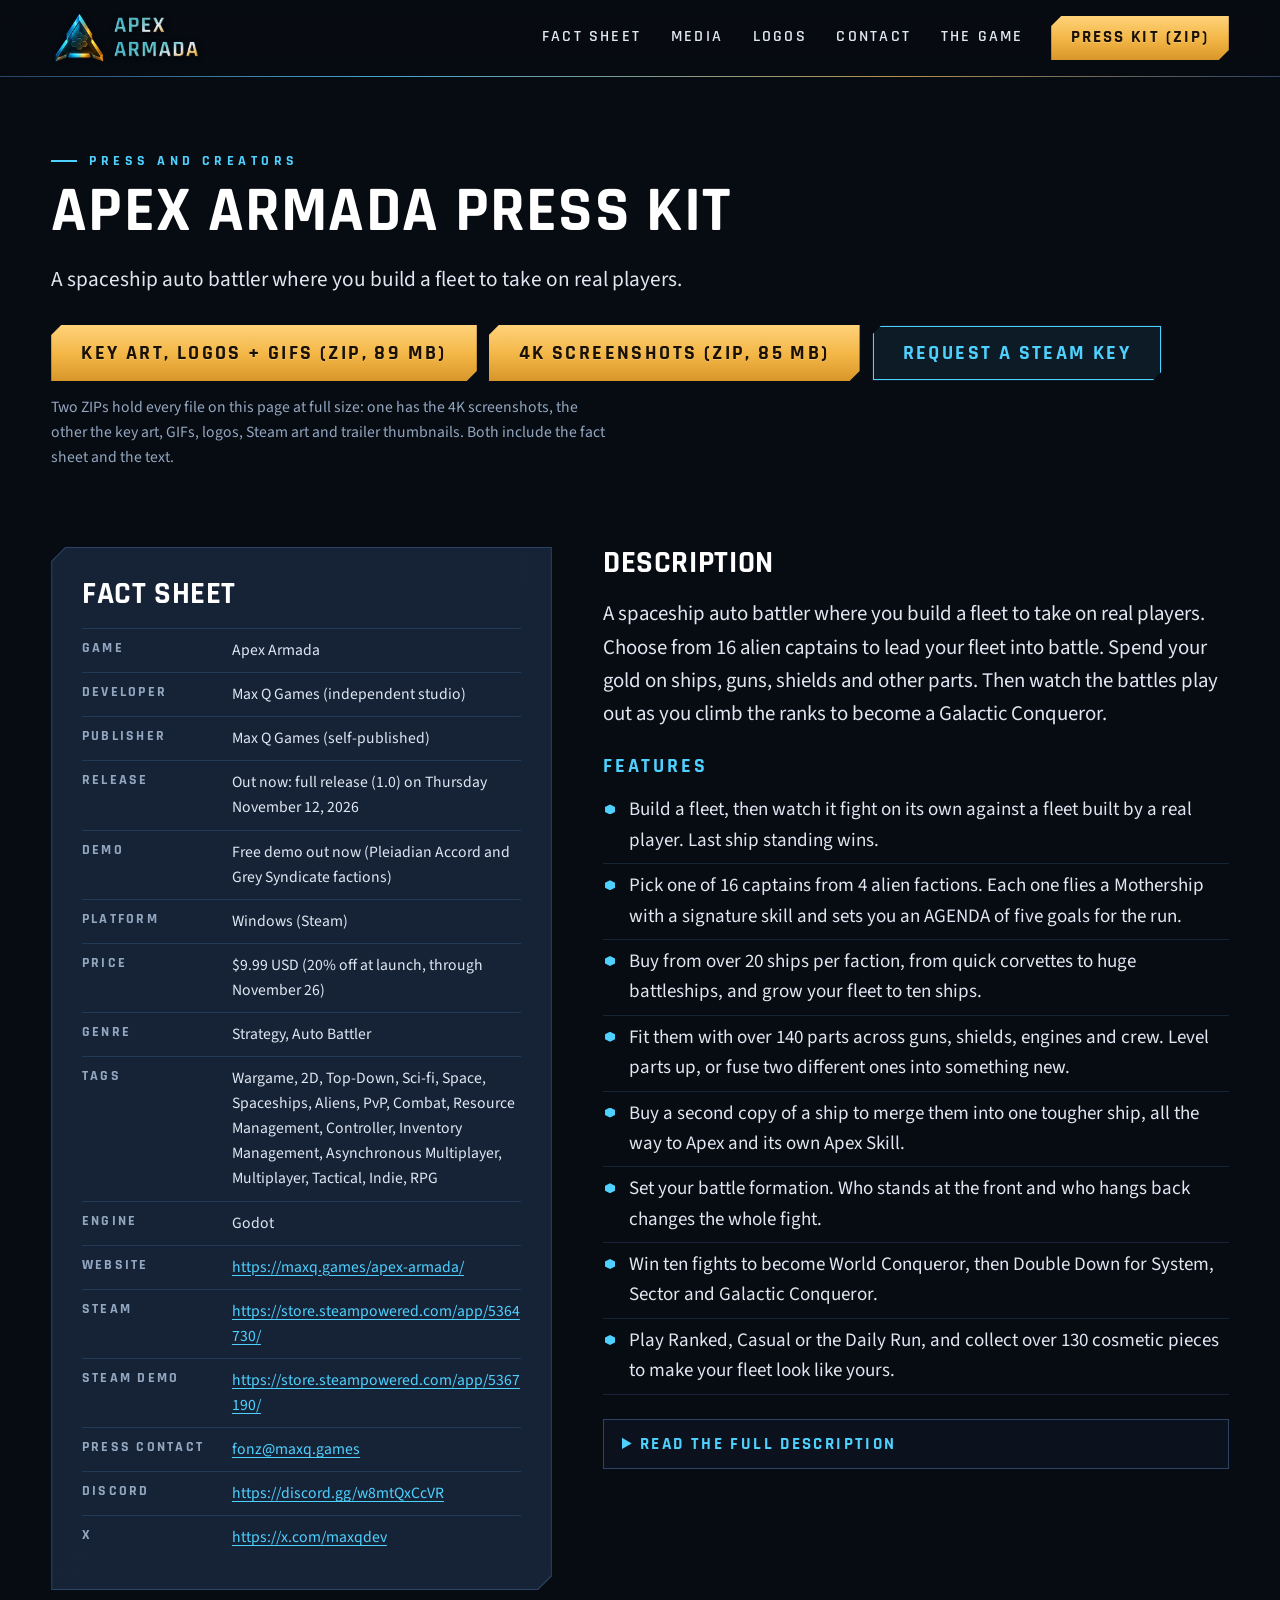
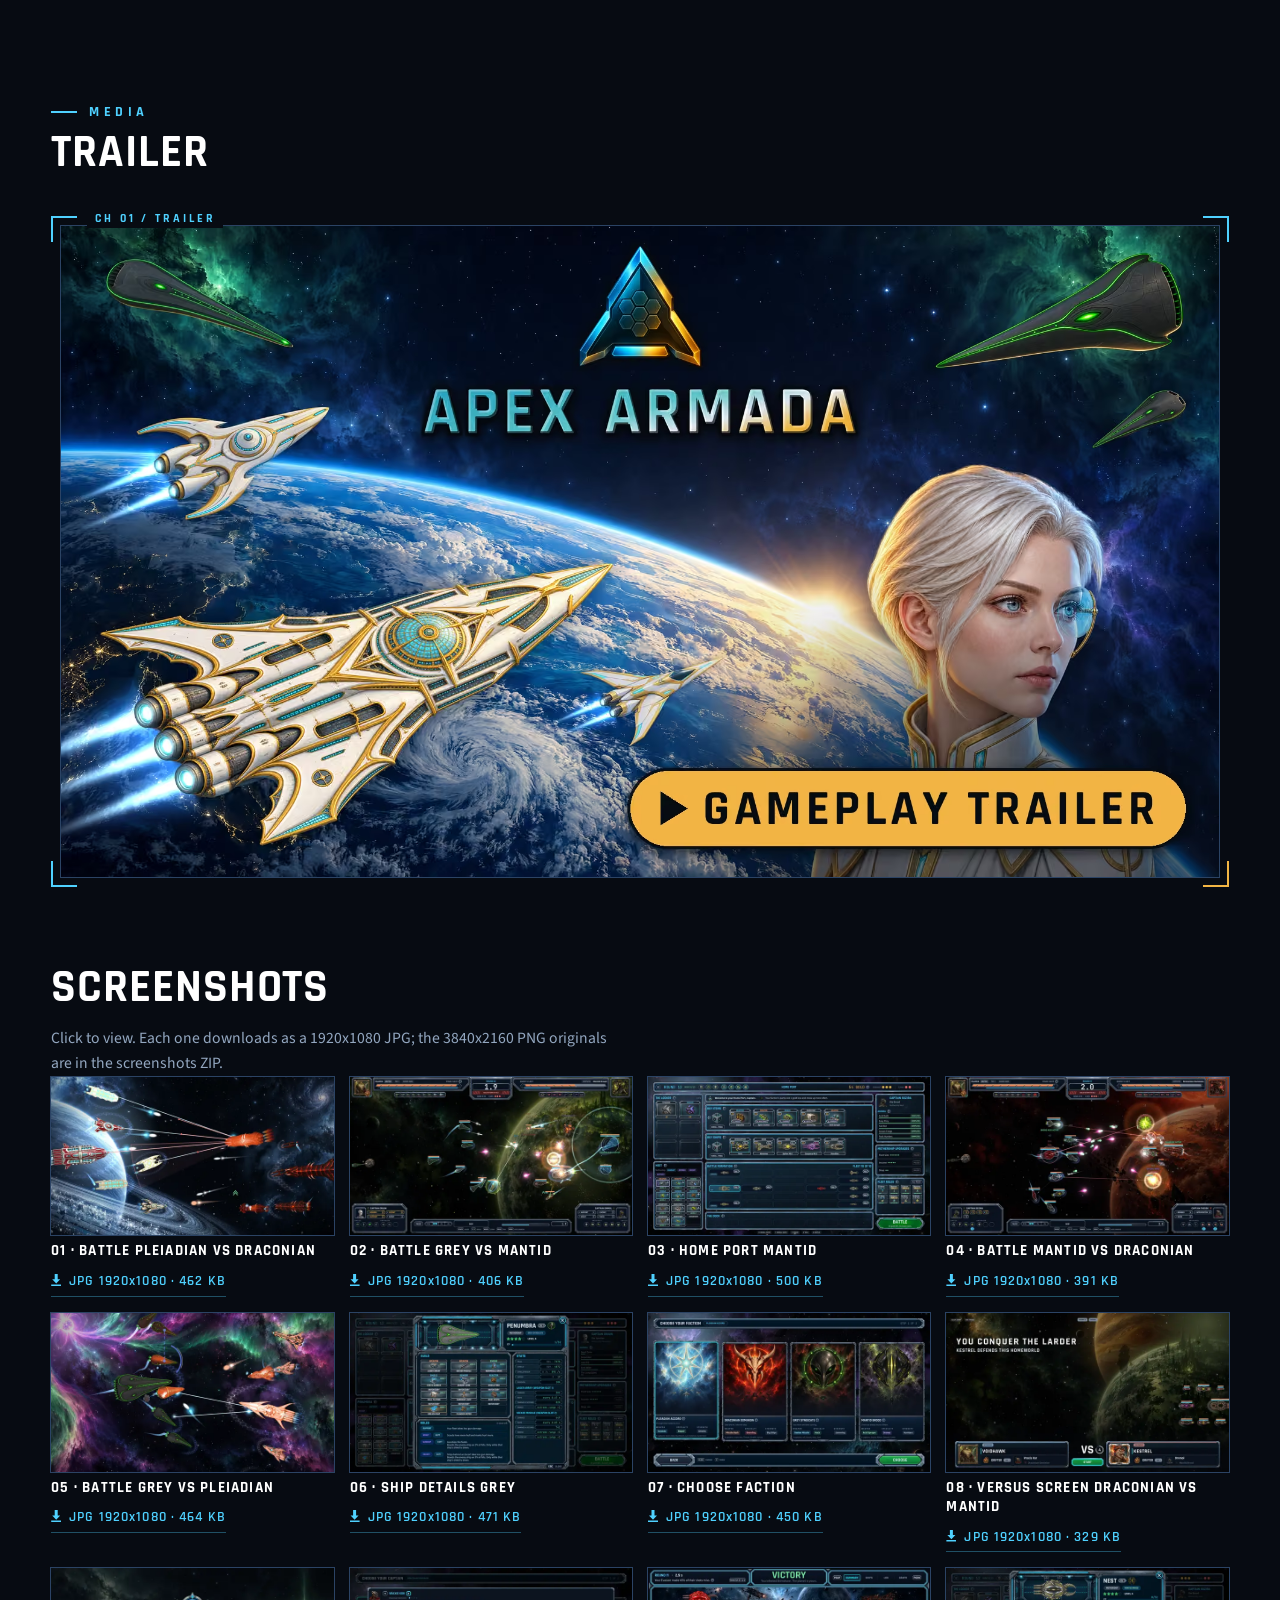
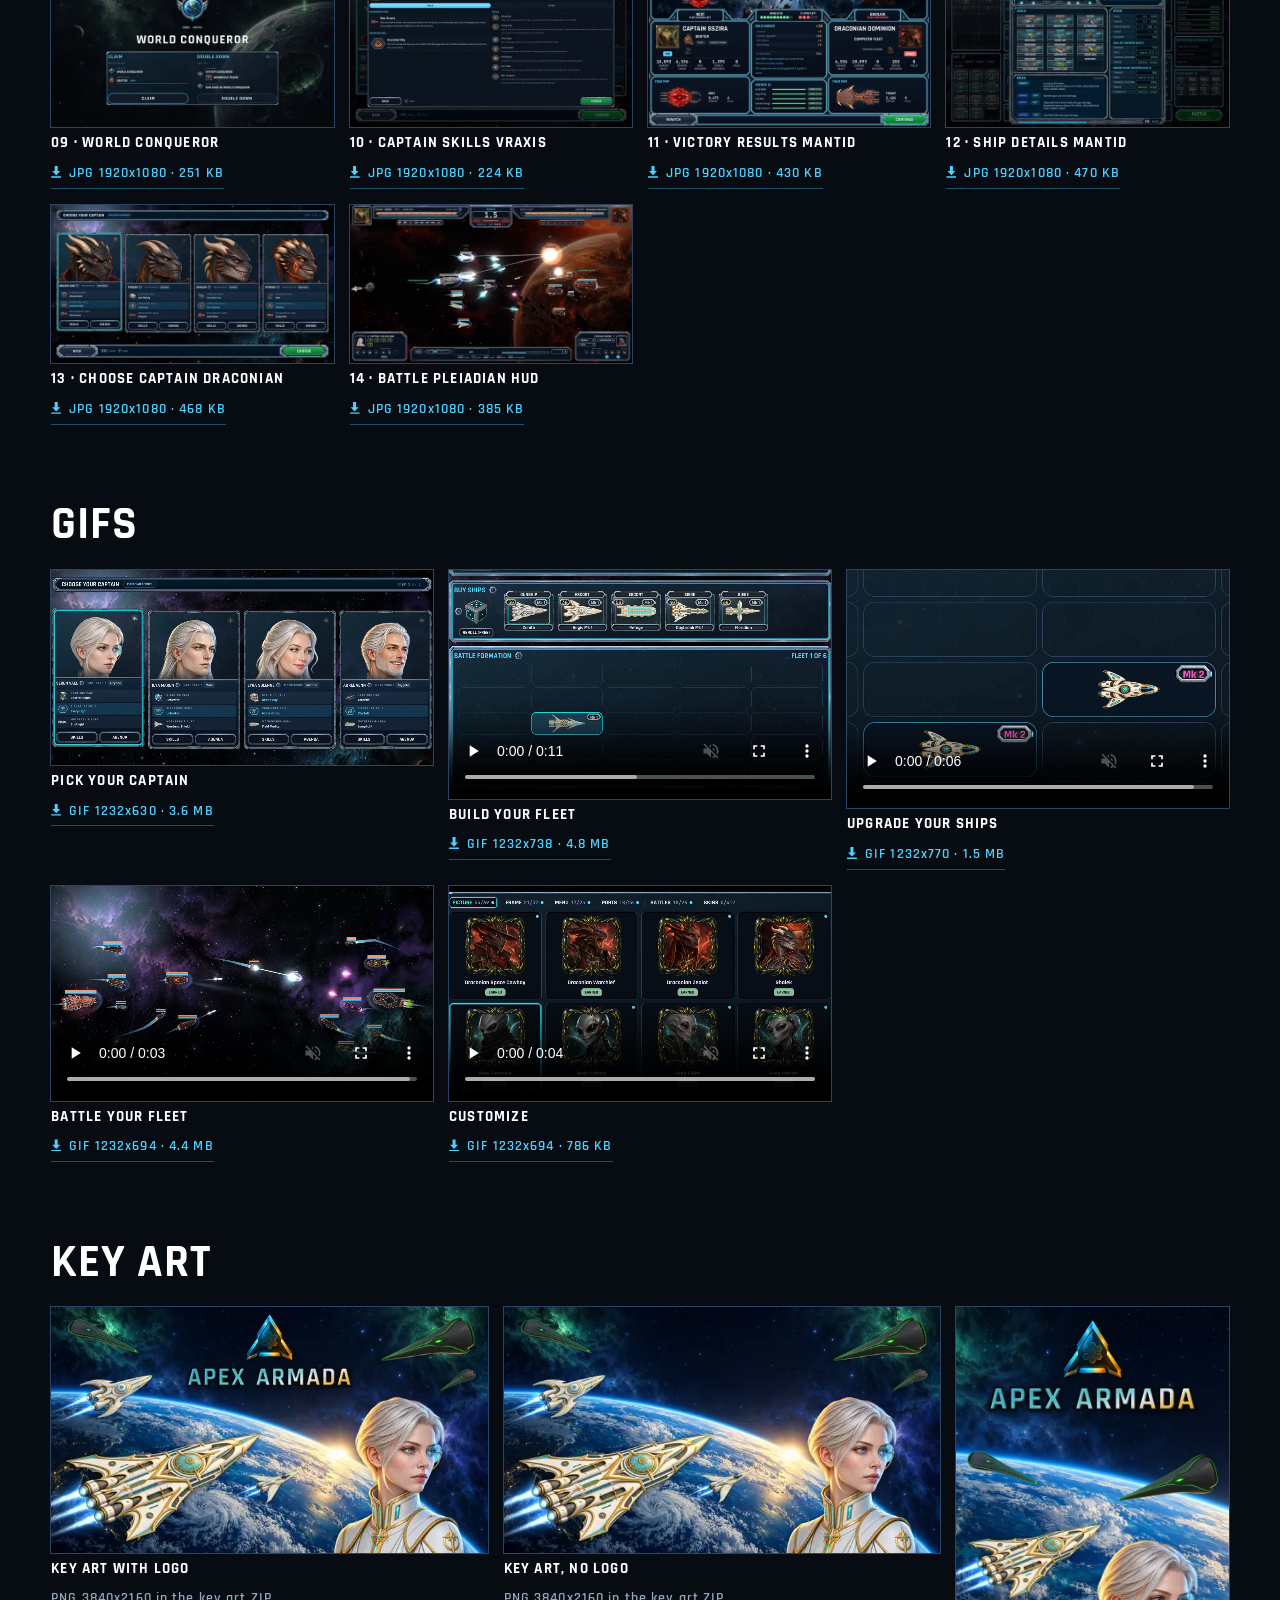
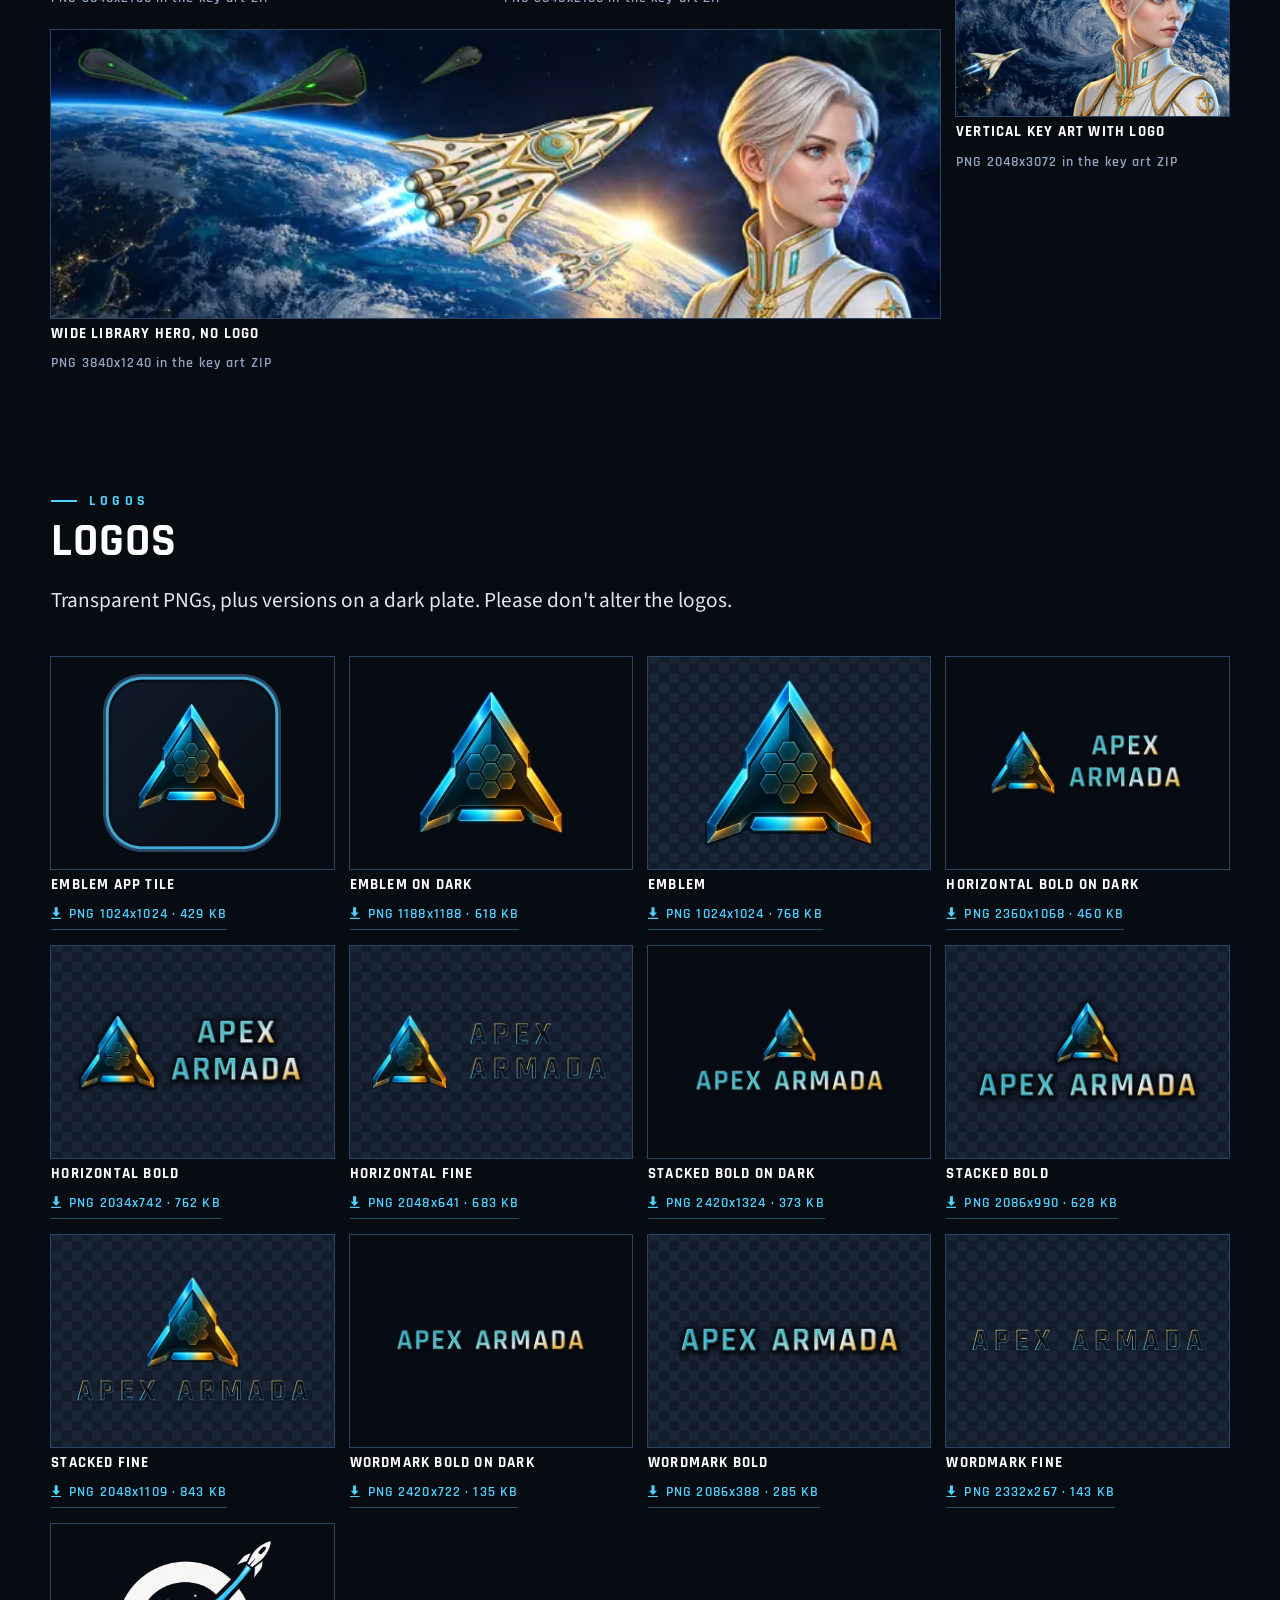
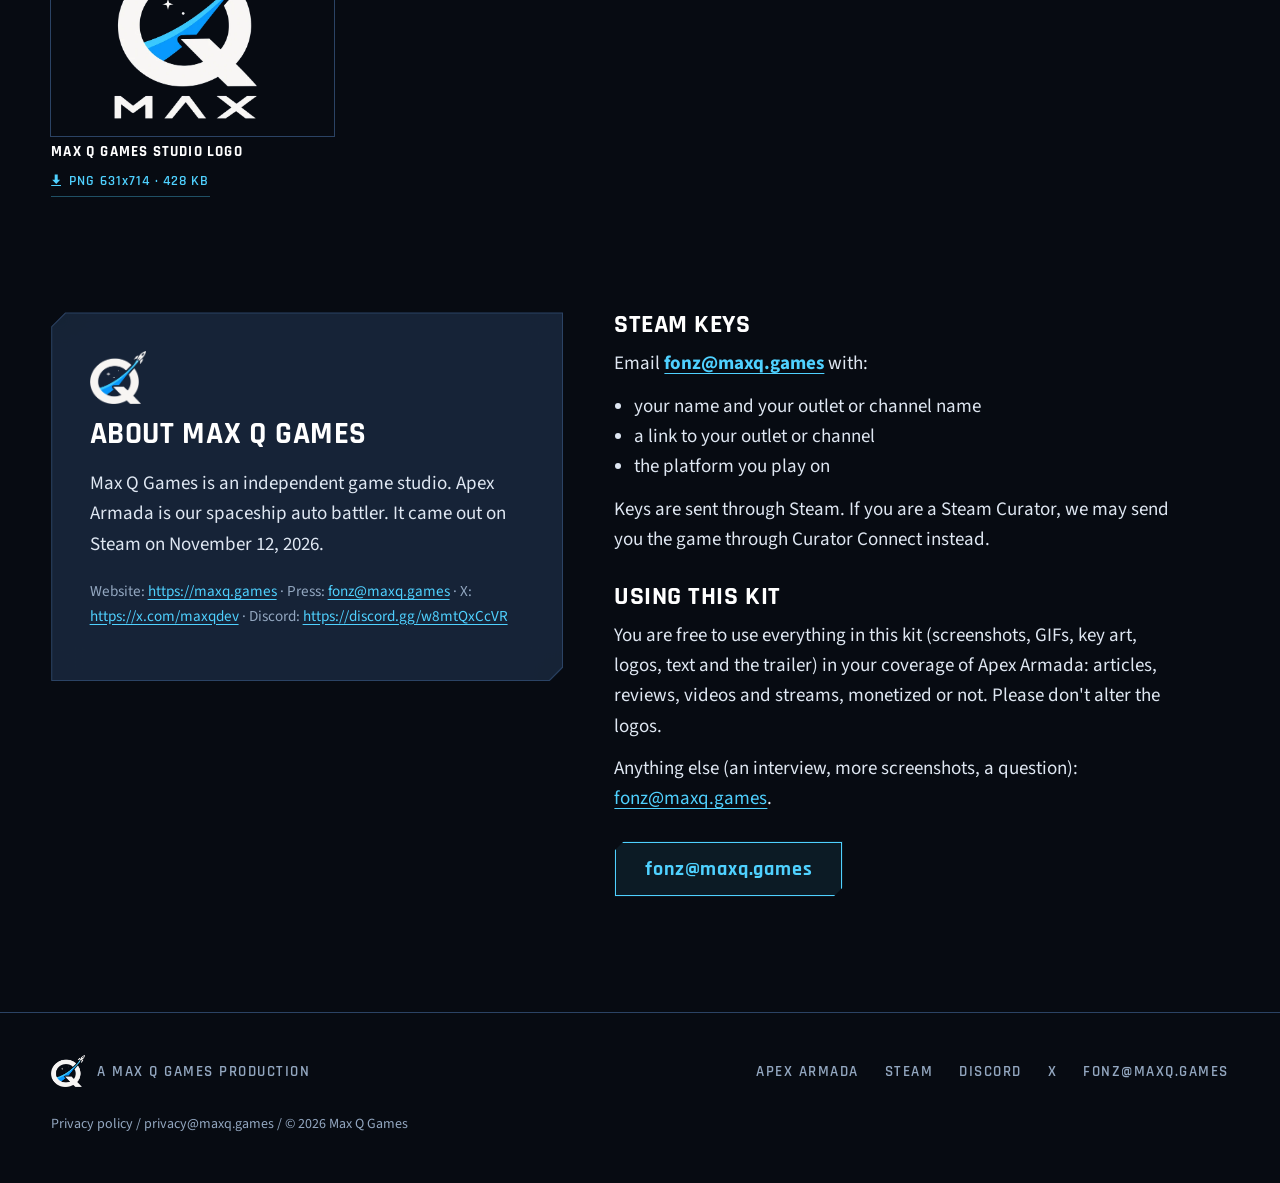
<file: apex-armada/press/index.html>
<!doctype html>
<html lang="en">
<head>
<meta charset="utf-8">
<meta name="viewport" content="width=device-width, initial-scale=1, viewport-fit=cover">
<title>Apex Armada press kit | Max Q Games</title>
<meta name="description" content="Press kit for Apex Armada, a spaceship auto battler by Max Q Games: fact sheet, description, screenshots, GIFs, key art and logos.">
<meta name="theme-color" content="#070b12">
<meta name="color-scheme" content="dark">
<meta name="darkreader-lock">
<meta name="robots" content="index, follow, max-image-preview:large">
<link rel="canonical" href="https://maxq.games/apex-armada/press/">
<meta property="og:type" content="website">
<meta property="og:locale" content="en_US">
<meta property="og:site_name" content="Max Q Games">
<meta property="og:title" content="Apex Armada press kit">
<meta property="og:description" content="Fact sheet, description, screenshots, GIFs, key art and logos for Apex Armada.">
<meta property="og:url" content="https://maxq.games/apex-armada/press/">
<meta property="og:image" content="https://maxq.games/apex-armada/og-apex.jpg">
<meta property="og:image:width" content="1200">
<meta property="og:image:height" content="630">
<meta property="og:image:alt" content="Apex Armada key art: a gold and white starship above a planet, a white-haired captain and the Apex Armada logo.">
<meta name="twitter:card" content="summary_large_image">
<meta name="twitter:site" content="@maxqdev">
<meta name="twitter:title" content="Apex Armada press kit">
<meta name="twitter:description" content="Fact sheet, description, screenshots, GIFs, key art and logos for Apex Armada.">
<meta name="twitter:image" content="https://maxq.games/apex-armada/og-apex.jpg">
<meta name="twitter:image:alt" content="Apex Armada key art: a gold and white starship above a planet, a white-haired captain and the Apex Armada logo.">
<link rel="icon" href="/apex-armada/favicon.ico" sizes="any">
<link rel="icon" href="/apex-armada/icon-32.png" type="image/png" sizes="32x32">
<link rel="apple-touch-icon" href="/apex-armada/apple-touch-icon.png">
<link rel="preload" href="/fonts/rajdhani-700.woff2" as="font" type="font/woff2" crossorigin>
<link rel="preload" href="/fonts/sourcesans3-var.woff2" as="font" type="font/woff2" crossorigin>
<link rel="stylesheet" href="/apex-armada/apex.css">
<link rel="stylesheet" href="/apex-armada/press/press.css">
<script defer src="/apex-armada/apex.js"></script>
</head>
<body class="press">
<a class="skip" href="#main">Skip to content</a>

<header class="cmd">
  <a class="cmd__brand" href="/apex-armada/" aria-label="Apex Armada game page">
    <picture><source type="image/webp" srcset="/apex-armada/img/logo-horizontal-480.webp"><img src="/apex-armada/img/logo-horizontal-480.png" alt="Apex Armada" width="480" height="175"></picture>
  </a>
  <nav class="cmd__nav" aria-label="Press kit">
    <a href="#facts">Fact sheet</a>
    <a href="#media">Media</a>
    <a href="#logos">Logos</a>
    <a href="#contact">Contact</a>
    <a href="/apex-armada/">The game</a>
  </nav>
  <a class="btn btn--amber cmd__cta" href="#download"><span>Press kit<span class="hide-s"> (ZIP)</span></span></a>
</header>

<main id="main">
  <section class="sect press-head" aria-labelledby="press-title">
    <p class="eyebrow">Press and creators</p>
    <h1 id="press-title">Apex Armada press kit</h1>
    <p class="sect__lede">A spaceship auto battler where you build a fleet to take on real players.</p>
    <div class="press-head__cta" id="download">
      <a class="btn btn--amber btn--big" href="/apex-armada/press/press_kit_apex-armada_art.zip" download>Key art, logos + GIFs (ZIP, 89 MB)</a>
      <a class="btn btn--amber btn--big" href="/apex-armada/press/press_kit_apex-armada_screenshots.zip" download>4K screenshots (ZIP, 85 MB)</a>
      <a class="btn btn--line btn--big" href="mailto:fonz@maxq.games?subject=Apex%20Armada%20key%20request">Request a Steam key</a>
    </div>
    <p class="press-head__note">Two ZIPs hold every file on this page at full size: one has the 4K screenshots, the other the key art, GIFs, logos, Steam art and trailer thumbnails. Both include the fact sheet and the text.</p>
  </section>

  <section class="sect facts" id="facts" aria-labelledby="facts-title">
    <div class="facts__grid">
      <div class="panel facts__sheet">
        <h2 id="facts-title">Fact sheet</h2>
        <dl>
        <div><dt>Game</dt><dd>Apex Armada</dd></div>
        <div><dt>Developer</dt><dd>Max Q Games (independent studio)</dd></div>
        <div><dt>Publisher</dt><dd>Max Q Games (self-published)</dd></div>
        <div><dt>Release</dt><dd><span data-launch-date>Out now: full release (1.0) on Thursday November 12, 2026</span></dd></div>
        <div><dt>Demo</dt><dd>Free demo out now (Pleiadian Accord and Grey Syndicate factions)</dd></div>
        <div><dt>Platform</dt><dd>Windows (Steam)</dd></div>
        <div><dt>Price</dt><dd>$9.99 USD (20% off at launch, through November 26)</dd></div>
        <div><dt>Genre</dt><dd>Strategy, Auto Battler</dd></div>
        <div><dt>Tags</dt><dd>Wargame, 2D, Top-Down, Sci-fi, Space, Spaceships, Aliens, PvP, Combat, Resource Management, Controller, Inventory Management, Asynchronous Multiplayer, Multiplayer, Tactical, Indie, RPG</dd></div>
        <div><dt>Engine</dt><dd>Godot</dd></div>
        <div><dt>Website</dt><dd><a href="https://maxq.games/apex-armada/" rel="noopener">https://maxq.games/apex-armada/</a></dd></div>
        <div><dt>Steam</dt><dd><a href="https://store.steampowered.com/app/5364730/" rel="noopener">https://store.steampowered.com/app/5364730/</a></dd></div>
        <div><dt>Steam demo</dt><dd><a href="https://store.steampowered.com/app/5367190/" rel="noopener">https://store.steampowered.com/app/5367190/</a></dd></div>
        <div><dt>Press contact</dt><dd><a href="mailto:fonz@maxq.games">fonz@maxq.games</a></dd></div>
        <div><dt>Discord</dt><dd><a href="https://discord.gg/w8mtQxCcVR" rel="noopener">https://discord.gg/w8mtQxCcVR</a></dd></div>
        <div><dt>X</dt><dd><a href="https://x.com/maxqdev" rel="noopener">https://x.com/maxqdev</a></dd></div>
        </dl>
      </div>
      <div class="facts__desc">
        <h2>Description</h2>
        <p class="facts__short">A spaceship auto battler where you build a fleet to take on real players. Choose from 16 alien captains to lead your fleet into battle. Spend your gold on ships, guns, shields and other parts. Then watch the battles play out as you climb the ranks to become a Galactic Conqueror.</p>
        <h3>Features</h3>
        <ul class="feats">
          <li>Build a fleet, then watch it fight on its own against a fleet built by a real player. Last ship standing wins.</li>
          <li>Pick one of 16 captains from 4 alien factions. Each one flies a Mothership with a signature skill and sets you an AGENDA of five goals for the run.</li>
          <li>Buy from over 20 ships per faction, from quick corvettes to huge battleships, and grow your fleet to ten ships.</li>
          <li>Fit them with over 140 parts across guns, shields, engines and crew. Level parts up, or fuse two different ones into something new.</li>
          <li>Buy a second copy of a ship to merge them into one tougher ship, all the way to Apex and its own Apex Skill.</li>
          <li>Set your battle formation. Who stands at the front and who hangs back changes the whole fight.</li>
          <li>Win ten fights to become World Conqueror, then Double Down for System, Sector and Galactic Conqueror.</li>
          <li>Play Ranked, Casual or the Daily Run, and collect over 130 cosmetic pieces to make your fleet look like yours.</li>
        </ul>
        <details class="long">
          <summary>Read the full description</summary>
          <div class="long__body">
<p>Apex Armada is a spaceship auto battler. You build the fleet. The fight plays out on its own, against a fleet built by a real player. Last ship standing wins.</p>
<h4>PICK YOUR CAPTAIN</h4>
<p>Every fleet needs someone in the big chair, and the captain you pick decides how you win.</p>
<p><b>PLEIADIAN ACCORD</b><br>Seren Vael marks a target, and the whole fleet turns its guns on it.<br>Ilya Maren stretches his shield over the ships beside him and dares the enemy to break through.<br>Lyra Solenne keeps her fleet patched up and flying long after the enemy thinks it&#x27;s scrap.<br>Aurel Venn fills the sky with torpedoes, and every fourth one falls like a star.</p>
<p><b>GREY SYNDICATE</b><br>Ixil slips into your ships&#x27; wiring mid-fight and turns your own guns around.<br>Oruun slows everything on the other side, guns and skills alike, until the enemy fleet crawls.<br>Vess shuts enemy ships down and takes whatever&#x27;s loose, so even a loss fills the hold.<br>Sael&#x27;s Mothership draws the enemy&#x27;s fire, and the rest of the fleet hits hard from where nobody is looking.</p>
<p><b>DRACONIAN DOMINION</b><br>Vraxis Kor gets meaner with every kill, his guns firing faster until nothing is left standing.<br>Thessk plants his fleet up front, thickens every hull and simply refuses to move.<br>Ghalek fires her boarding pods early, and they come back loaded with the enemy&#x27;s parts.<br>Vyrssa sets every ship she hits on fire, and the flames jump down the enemy line.</p>
<p><b>MANTID BROOD</b><br>Sszira sprays acid and backs off, and once the damage starts it never stops.<br>Ktharr hatches a fresh drone from every wreck, so you have to chew through the swarm twice.<br>Ommol&#x27;s swarm only gets stronger, and richer, the bigger it grows.<br>Zzeth rains spore pods from the back, and every pod that lands splashes the enemy ships around the target.</p>
<p>Every captain flies their own Mothership into battle with a signature skill and new tricks to learn as the run goes on. The captains talk, too, calling out the big moments mid-fight. And each one sets you an AGENDA: five goals for the run, with a reward for every one you hit.</p>
<h4>BUILD YOUR FLEET</h4>
<p>Every round you get gold to spend at the spaceport, and every ship you buy is a choice.</p>
<p>An escort plants itself up front and soaks up the hits. A support ship keeps the others patched up. A siege ship pounds the enemy from the back of the field. A mining ship skips the fight altogether and comes home with gold for next round.</p>
<p>Every faction flies over 20 different ships, from quick little corvettes to huge battleships. Start small and grow your fleet to ten ships. Then drag them into your battle formation, because who stands at the front and who hangs back changes how the whole fight plays out.</p>
<h4>UPGRADE YOUR SHIPS</h4>
<p>A bare ship won&#x27;t last long out there, and what you bolt on decides how it fights.</p>
<p>A Wormhole Drive drops your ship behind enemy lines to hunt their long-range ships. The Puppeteer cannon makes an enemy fire its next shot at its own side. A Cloak hides your ship until it opens fire. Acid eats through ships, and once it&#x27;s in, the damage keeps coming.</p>
<p>Over 140 parts across guns, shields, engines and crew, and every port stocks something different. Buy a second copy of a ship and the two become one tougher ship, again and again until it reaches Apex, changes colour and unlocks an Apex Skill of its own. Parts level up the same way, or fuse two different ones into something brand new. And keep an eye out for the Black Market. It sells bonuses nobody else has.</p>
<h4>BATTLE YOUR FLEET</h4>
<p>Hit BATTLE, sit back, and watch every choice you made in port play out against a fleet built by a real player.</p>
<p>Boarding pods latch onto a ship whose shields are down and steal it for your side. Mines drift in the open space ahead of your fleet, and the first enemies to charge in fly straight into them. A Mantid swarm hatches fresh drones from its own wrecks, so you have to beat it twice. Then your captain&#x27;s signature skill swings the whole fight.</p>
<p>Crank it up to four times the speed when you know how it ends. Win and you push on. Lose and it costs you one of your five lives.</p>
<h4>CONQUER &amp; RANK UP</h4>
<p>Ten wins makes you a World Conqueror. That&#x27;s where the real gamble starts.</p>
<p>Double Down for one more fight and a bigger title: System Conqueror, then Sector, then Galactic Conqueror. Lose and the run ends with the title you already earned. Win and you choose again. And every fight you play, win or lose, pushes your rank higher, from Drifter all the way to Void Emperor.</p>
<p>Play Ranked to climb the leaderboard, or play Casual when you just want a good run with nothing on the line. Or take on the Daily Run: every player gets the same captain and the same start, and one shot at the top of the day&#x27;s board.</p>
<h4>CUSTOMIZE</h4>
<p>Make your fleet look like yours, and make sure everyone you fight knows it.</p>
<p>Pick a face for your profile from over 60 alien portraits. Wrap the portrait in a frame, and the rarest frames move. Repaint your ships in new colours. Fly your battles under a different sky.</p>
<p>Collect over 130 pieces, most earned by hitting milestones, plus matching sets like Supernova and Black Hole to complete. Your opponents see your look every time you meet.</p>
          </div>
        </details>
      </div>
    </div>
  </section>

  <section class="sect" id="media" aria-labelledby="media-title">
    <div class="sect__head">
      <p class="eyebrow">Media</p>
      <h2 id="media-title">Trailer</h2>
    </div>
    <div class="viewport viewport--trailer" data-youtube="UZvZ4L1WvkA" data-video="/apex-armada/media/trailer.mp4">
      <button class="trailer__play" type="button" aria-label="Play the Apex Armada trailer">
        <picture>
          <source type="image/avif" srcset="/apex-armada/img/trailer-poster-960.avif 960w, /apex-armada/img/trailer-poster-1920.avif 1920w" sizes="(min-width: 1400px) 1280px, 94vw">
          <source type="image/webp" srcset="/apex-armada/img/trailer-poster-960.webp 960w, /apex-armada/img/trailer-poster-1920.webp 1920w" sizes="(min-width: 1400px) 1280px, 94vw">
          <img src="/apex-armada/img/trailer-poster-960.jpg" alt="" width="1920" height="1080" loading="lazy" decoding="async">
        </picture>
      </button>
      <span class="vp-tag vp-tag--tl" aria-hidden="true">CH 01 / TRAILER</span>
    </div>
    <p class="trailer__soon" hidden>The trailer can't play here right now. Trailer thumbnails are in the key art ZIP.</p>

    <h2 class="press-sub" id="screens-title">Screenshots</h2>
    <p class="press-note">Click to view. Each one downloads as a 1920x1080 JPG; the 3840x2160 PNG originals are in the screenshots ZIP.</p>
    <ul class="tiles tiles--4 gallery-press">
      <li class="tile">
        <a class="tile__media" href="/apex-armada/press/img/ss-01-1920.webp" data-full="/apex-armada/press/img/ss-01-1920.webp"><img src="/apex-armada/press/img/ss-01-640.webp" alt="A Pleiadian fleet trades fire with Draconian warships beside a ringed planet." width="640" height="360" loading="lazy" decoding="async"></a>
        <span class="tile__name">01 &middot; Battle pleiadian vs draconian</span>
        <a class="tile__dl" href="/apex-armada/press/files/screenshots/apex-armada_screenshot-01-battle-pleiadian-vs-draconian_1920x1080.jpg" download>JPG 1920x1080 &middot; 462 KB</a>
      </li>
      <li class="tile">
        <a class="tile__media" href="/apex-armada/press/img/ss-02-1920.webp" data-full="/apex-armada/press/img/ss-02-1920.webp"><img src="/apex-armada/press/img/ss-02-640.webp" alt="Grey Syndicate ships battle a Mantid swarm." width="640" height="360" loading="lazy" decoding="async"></a>
        <span class="tile__name">02 &middot; Battle grey vs mantid</span>
        <a class="tile__dl" href="/apex-armada/press/files/screenshots/apex-armada_screenshot-02-battle-grey-vs-mantid_1920x1080.jpg" download>JPG 1920x1080 &middot; 406 KB</a>
      </li>
      <li class="tile">
        <a class="tile__media" href="/apex-armada/press/img/ss-03-1920.webp" data-full="/apex-armada/press/img/ss-03-1920.webp"><img src="/apex-armada/press/img/ss-03-640.webp" alt="The spaceport: the Locker, ships and parts for sale, and the battle formation grid." width="640" height="360" loading="lazy" decoding="async"></a>
        <span class="tile__name">03 &middot; Home port mantid</span>
        <a class="tile__dl" href="/apex-armada/press/files/screenshots/apex-armada_screenshot-03-home-port-mantid_1920x1080.jpg" download>JPG 1920x1080 &middot; 500 KB</a>
      </li>
      <li class="tile">
        <a class="tile__media" href="/apex-armada/press/img/ss-04-1920.webp" data-full="/apex-armada/press/img/ss-04-1920.webp"><img src="/apex-armada/press/img/ss-04-640.webp" alt="A Mantid swarm battles Draconian ships." width="640" height="360" loading="lazy" decoding="async"></a>
        <span class="tile__name">04 &middot; Battle mantid vs draconian</span>
        <a class="tile__dl" href="/apex-armada/press/files/screenshots/apex-armada_screenshot-04-battle-mantid-vs-draconian_1920x1080.jpg" download>JPG 1920x1080 &middot; 391 KB</a>
      </li>
      <li class="tile">
        <a class="tile__media" href="/apex-armada/press/img/ss-05-1920.webp" data-full="/apex-armada/press/img/ss-05-1920.webp"><img src="/apex-armada/press/img/ss-05-640.webp" alt="Grey Syndicate ships fight a Pleiadian fleet." width="640" height="360" loading="lazy" decoding="async"></a>
        <span class="tile__name">05 &middot; Battle grey vs pleiadian</span>
        <a class="tile__dl" href="/apex-armada/press/files/screenshots/apex-armada_screenshot-05-battle-grey-vs-pleiadian_1920x1080.jpg" download>JPG 1920x1080 &middot; 464 KB</a>
      </li>
      <li class="tile">
        <a class="tile__media" href="/apex-armada/press/img/ss-06-1920.webp" data-full="/apex-armada/press/img/ss-06-1920.webp"><img src="/apex-armada/press/img/ss-06-640.webp" alt="Ship details for a Grey Syndicate ship." width="640" height="360" loading="lazy" decoding="async"></a>
        <span class="tile__name">06 &middot; Ship details grey</span>
        <a class="tile__dl" href="/apex-armada/press/files/screenshots/apex-armada_screenshot-06-ship-details-grey_1920x1080.jpg" download>JPG 1920x1080 &middot; 471 KB</a>
      </li>
      <li class="tile">
        <a class="tile__media" href="/apex-armada/press/img/ss-07-1920.webp" data-full="/apex-armada/press/img/ss-07-1920.webp"><img src="/apex-armada/press/img/ss-07-640.webp" alt="Choosing a faction: Pleiadian Accord, Draconian Dominion, Grey Syndicate and Mantid Brood." width="640" height="360" loading="lazy" decoding="async"></a>
        <span class="tile__name">07 &middot; Choose faction</span>
        <a class="tile__dl" href="/apex-armada/press/files/screenshots/apex-armada_screenshot-07-choose-faction_1920x1080.jpg" download>JPG 1920x1080 &middot; 450 KB</a>
      </li>
      <li class="tile">
        <a class="tile__media" href="/apex-armada/press/img/ss-08-1920.webp" data-full="/apex-armada/press/img/ss-08-1920.webp"><img src="/apex-armada/press/img/ss-08-640.webp" alt="The versus screen before a Draconian and Mantid battle." width="640" height="360" loading="lazy" decoding="async"></a>
        <span class="tile__name">08 &middot; Versus screen draconian vs mantid</span>
        <a class="tile__dl" href="/apex-armada/press/files/screenshots/apex-armada_screenshot-08-versus-screen-draconian-vs-mantid_1920x1080.jpg" download>JPG 1920x1080 &middot; 329 KB</a>
      </li>
      <li class="tile">
        <a class="tile__media" href="/apex-armada/press/img/ss-09-1920.webp" data-full="/apex-armada/press/img/ss-09-1920.webp"><img src="/apex-armada/press/img/ss-09-640.webp" alt="The World Conqueror screen, offering a Double Down for a bigger title." width="640" height="360" loading="lazy" decoding="async"></a>
        <span class="tile__name">09 &middot; World conqueror</span>
        <a class="tile__dl" href="/apex-armada/press/files/screenshots/apex-armada_screenshot-09-world-conqueror_1920x1080.jpg" download>JPG 1920x1080 &middot; 251 KB</a>
      </li>
      <li class="tile">
        <a class="tile__media" href="/apex-armada/press/img/ss-10-1920.webp" data-full="/apex-armada/press/img/ss-10-1920.webp"><img src="/apex-armada/press/img/ss-10-640.webp" alt="Captain Vraxis Kor&#x27;s skills screen." width="640" height="360" loading="lazy" decoding="async"></a>
        <span class="tile__name">10 &middot; Captain skills vraxis</span>
        <a class="tile__dl" href="/apex-armada/press/files/screenshots/apex-armada_screenshot-10-captain-skills-vraxis_1920x1080.jpg" download>JPG 1920x1080 &middot; 224 KB</a>
      </li>
      <li class="tile">
        <a class="tile__media" href="/apex-armada/press/img/ss-11-1920.webp" data-full="/apex-armada/press/img/ss-11-1920.webp"><img src="/apex-armada/press/img/ss-11-640.webp" alt="The victory results screen after a Mantid win." width="640" height="360" loading="lazy" decoding="async"></a>
        <span class="tile__name">11 &middot; Victory results mantid</span>
        <a class="tile__dl" href="/apex-armada/press/files/screenshots/apex-armada_screenshot-11-victory-results-mantid_1920x1080.jpg" download>JPG 1920x1080 &middot; 430 KB</a>
      </li>
      <li class="tile">
        <a class="tile__media" href="/apex-armada/press/img/ss-12-1920.webp" data-full="/apex-armada/press/img/ss-12-1920.webp"><img src="/apex-armada/press/img/ss-12-640.webp" alt="Ship details for a Mantid ship." width="640" height="360" loading="lazy" decoding="async"></a>
        <span class="tile__name">12 &middot; Ship details mantid</span>
        <a class="tile__dl" href="/apex-armada/press/files/screenshots/apex-armada_screenshot-12-ship-details-mantid_1920x1080.jpg" download>JPG 1920x1080 &middot; 470 KB</a>
      </li>
      <li class="tile">
        <a class="tile__media" href="/apex-armada/press/img/ss-13-1920.webp" data-full="/apex-armada/press/img/ss-13-1920.webp"><img src="/apex-armada/press/img/ss-13-640.webp" alt="Choosing a Draconian captain." width="640" height="360" loading="lazy" decoding="async"></a>
        <span class="tile__name">13 &middot; Choose captain draconian</span>
        <a class="tile__dl" href="/apex-armada/press/files/screenshots/apex-armada_screenshot-13-choose-captain-draconian_1920x1080.jpg" download>JPG 1920x1080 &middot; 468 KB</a>
      </li>
      <li class="tile">
        <a class="tile__media" href="/apex-armada/press/img/ss-14-1920.webp" data-full="/apex-armada/press/img/ss-14-1920.webp"><img src="/apex-armada/press/img/ss-14-640.webp" alt="A Pleiadian fleet in battle with the full battle HUD." width="640" height="360" loading="lazy" decoding="async"></a>
        <span class="tile__name">14 &middot; Battle pleiadian hud</span>
        <a class="tile__dl" href="/apex-armada/press/files/screenshots/apex-armada_screenshot-14-battle-pleiadian-hud_1920x1080.jpg" download>JPG 1920x1080 &middot; 385 KB</a>
      </li>
    </ul>

    <h2 class="press-sub">GIFs</h2>
    <ul class="tiles tiles--3">
      <li class="tile">
        <div class="tile__media"><video class="loop" muted loop playsinline controls preload="none" width="1232" height="630" poster="/apex-armada/media/pick-your-captain-poster.webp" aria-label="Gameplay clip: pick your captain">
          <source src="/apex-armada/media/pick-your-captain.webm" type="video/webm"><source src="/apex-armada/media/pick-your-captain.mp4" type="video/mp4"></video></div>
        <span class="tile__name">Pick your captain</span>
        <a class="tile__dl" href="/apex-armada/press/files/gifs/apex-armada_gif-pick-your-captain_1232x630.gif" download>GIF 1232x630 &middot; 3.6 MB</a>
      </li>
      <li class="tile">
        <div class="tile__media"><video class="loop" muted loop playsinline controls preload="none" width="1232" height="738" poster="/apex-armada/media/build-your-fleet-poster.webp" aria-label="Gameplay clip: build your fleet">
          <source src="/apex-armada/media/build-your-fleet.webm" type="video/webm"><source src="/apex-armada/media/build-your-fleet.mp4" type="video/mp4"></video></div>
        <span class="tile__name">Build your fleet</span>
        <a class="tile__dl" href="/apex-armada/press/files/gifs/apex-armada_gif-build-your-fleet_1232x738.gif" download>GIF 1232x738 &middot; 4.8 MB</a>
      </li>
      <li class="tile">
        <div class="tile__media"><video class="loop" muted loop playsinline controls preload="none" width="1232" height="770" poster="/apex-armada/media/upgrade-your-ships-poster.webp" aria-label="Gameplay clip: upgrade your ships">
          <source src="/apex-armada/media/upgrade-your-ships.webm" type="video/webm"><source src="/apex-armada/media/upgrade-your-ships.mp4" type="video/mp4"></video></div>
        <span class="tile__name">Upgrade your ships</span>
        <a class="tile__dl" href="/apex-armada/press/files/gifs/apex-armada_gif-upgrade-your-ships_1232x770.gif" download>GIF 1232x770 &middot; 1.5 MB</a>
      </li>
      <li class="tile">
        <div class="tile__media"><video class="loop" muted loop playsinline controls preload="none" width="1232" height="694" poster="/apex-armada/media/battle-your-fleet-poster.webp" aria-label="Gameplay clip: battle your fleet">
          <source src="/apex-armada/media/battle-your-fleet.webm" type="video/webm"><source src="/apex-armada/media/battle-your-fleet.mp4" type="video/mp4"></video></div>
        <span class="tile__name">Battle your fleet</span>
        <a class="tile__dl" href="/apex-armada/press/files/gifs/apex-armada_gif-battle-your-fleet_1232x694.gif" download>GIF 1232x694 &middot; 4.4 MB</a>
      </li>
      <li class="tile">
        <div class="tile__media"><video class="loop" muted loop playsinline controls preload="none" width="1232" height="694" poster="/apex-armada/media/customize-poster.webp" aria-label="Gameplay clip: customize">
          <source src="/apex-armada/media/customize.webm" type="video/webm"><source src="/apex-armada/media/customize.mp4" type="video/mp4"></video></div>
        <span class="tile__name">Customize</span>
        <a class="tile__dl" href="/apex-armada/press/files/gifs/apex-armada_gif-customize_1232x694.gif" download>GIF 1232x694 &middot; 786 KB</a>
      </li>
    </ul>

    <h2 class="press-sub">Key art</h2>
    <ul class="tiles tiles--ka gallery-press">
      <li class="tile tile--ka-logo">
        <a class="tile__media" href="/apex-armada/press/img/ka-logo-1920.webp" data-full="/apex-armada/press/img/ka-logo-1920.webp"><img src="/apex-armada/press/img/ka-logo-640.webp" alt="Apex Armada key art with the logo: a gold and white starship, a white-haired captain, green Mantid ships." width="640" height="360" loading="lazy" decoding="async"></a>
        <span class="tile__name">Key art with logo</span>
        <span class="tile__dl tile__dl--zip">PNG 3840x2160 in the key art ZIP</span>
      </li>
      <li class="tile tile--ka-clean">
        <a class="tile__media" href="/apex-armada/press/img/ka-clean-1920.webp" data-full="/apex-armada/press/img/ka-clean-1920.webp"><img src="/apex-armada/press/img/ka-clean-640.webp" alt="Apex Armada key art without the logo." width="640" height="360" loading="lazy" decoding="async"></a>
        <span class="tile__name">Key art, no logo</span>
        <span class="tile__dl tile__dl--zip">PNG 3840x2160 in the key art ZIP</span>
      </li>
      <li class="tile tile--ka-library">
        <a class="tile__media" href="/apex-armada/press/img/ka-library-1920.webp" data-full="/apex-armada/press/img/ka-library-1920.webp"><img src="/apex-armada/press/img/ka-library-640.webp" alt="A wide strip of the key art for Steam&#x27;s library hero." width="640" height="207" loading="lazy" decoding="async"></a>
        <span class="tile__name">Wide library hero, no logo</span>
        <span class="tile__dl tile__dl--zip">PNG 3840x1240 in the key art ZIP</span>
      </li>
      <li class="tile tile--ka-vertical">
        <a class="tile__media" href="/apex-armada/press/img/ka-vertical-1024.webp" data-full="/apex-armada/press/img/ka-vertical-1024.webp"><img src="/apex-armada/press/img/ka-vertical-640.webp" alt="Tall key art with the Apex Armada logo." width="640" height="960" loading="lazy" decoding="async"></a>
        <span class="tile__name">Vertical key art with logo</span>
        <span class="tile__dl tile__dl--zip">PNG 2048x3072 in the key art ZIP</span>
      </li>
    </ul>
  </section>

  <section class="sect" id="logos" aria-labelledby="logos-title">
    <div class="sect__head">
      <p class="eyebrow">Logos</p>
      <h2 id="logos-title">Logos</h2>
      <p class="sect__lede">Transparent PNGs, plus versions on a dark plate. Please don't alter the logos.</p>
    </div>
    <ul class="tiles tiles--4">
      <li class="tile tile--logo tile--logo-dark">
        <div class="tile__media"><img src="/apex-armada/press/img/logo-emblem-app-tile-480.webp" alt="Apex Armada logo: emblem app tile" width="480" height="480" loading="lazy" decoding="async"></div>
        <span class="tile__name">Emblem app tile</span>
        <a class="tile__dl" href="/apex-armada/press/files/logos/apex-armada_logo-emblem-app-tile_1024x1024.png" download>PNG 1024x1024 &middot; 429 KB</a>
      </li>
      <li class="tile tile--logo tile--logo-dark">
        <div class="tile__media"><img src="/apex-armada/press/img/logo-emblem-on-dark-480.webp" alt="Apex Armada logo: emblem on dark" width="480" height="480" loading="lazy" decoding="async"></div>
        <span class="tile__name">Emblem on dark</span>
        <a class="tile__dl" href="/apex-armada/press/files/logos/apex-armada_logo-emblem-on-dark_1188x1188.png" download>PNG 1188x1188 &middot; 618 KB</a>
      </li>
      <li class="tile tile--logo">
        <div class="tile__media"><img src="/apex-armada/press/img/logo-emblem-480.webp" alt="Apex Armada logo: emblem" width="480" height="480" loading="lazy" decoding="async"></div>
        <span class="tile__name">Emblem</span>
        <a class="tile__dl" href="/apex-armada/press/files/logos/apex-armada_logo-emblem_1024x1024.png" download>PNG 1024x1024 &middot; 768 KB</a>
      </li>
      <li class="tile tile--logo tile--logo-dark">
        <div class="tile__media"><img src="/apex-armada/press/img/logo-horizontal-bold-on-dark-480.webp" alt="Apex Armada logo: horizontal bold on dark" width="480" height="217" loading="lazy" decoding="async"></div>
        <span class="tile__name">Horizontal bold on dark</span>
        <a class="tile__dl" href="/apex-armada/press/files/logos/apex-armada_logo-horizontal-bold-on-dark_2360x1068.png" download>PNG 2360x1068 &middot; 460 KB</a>
      </li>
      <li class="tile tile--logo">
        <div class="tile__media"><img src="/apex-armada/press/img/logo-horizontal-bold-480.webp" alt="Apex Armada logo: horizontal bold" width="480" height="175" loading="lazy" decoding="async"></div>
        <span class="tile__name">Horizontal bold</span>
        <a class="tile__dl" href="/apex-armada/press/files/logos/apex-armada_logo-horizontal-bold_2034x742.png" download>PNG 2034x742 &middot; 762 KB</a>
      </li>
      <li class="tile tile--logo">
        <div class="tile__media"><img src="/apex-armada/press/img/logo-horizontal-fine-480.webp" alt="Apex Armada logo: horizontal fine" width="480" height="150" loading="lazy" decoding="async"></div>
        <span class="tile__name">Horizontal fine</span>
        <a class="tile__dl" href="/apex-armada/press/files/logos/apex-armada_logo-horizontal-fine_2048x641.png" download>PNG 2048x641 &middot; 683 KB</a>
      </li>
      <li class="tile tile--logo tile--logo-dark">
        <div class="tile__media"><img src="/apex-armada/press/img/logo-stacked-bold-on-dark-480.webp" alt="Apex Armada logo: stacked bold on dark" width="480" height="263" loading="lazy" decoding="async"></div>
        <span class="tile__name">Stacked bold on dark</span>
        <a class="tile__dl" href="/apex-armada/press/files/logos/apex-armada_logo-stacked-bold-on-dark_2420x1324.png" download>PNG 2420x1324 &middot; 373 KB</a>
      </li>
      <li class="tile tile--logo">
        <div class="tile__media"><img src="/apex-armada/press/img/logo-stacked-bold-480.webp" alt="Apex Armada logo: stacked bold" width="480" height="228" loading="lazy" decoding="async"></div>
        <span class="tile__name">Stacked bold</span>
        <a class="tile__dl" href="/apex-armada/press/files/logos/apex-armada_logo-stacked-bold_2086x990.png" download>PNG 2086x990 &middot; 628 KB</a>
      </li>
      <li class="tile tile--logo">
        <div class="tile__media"><img src="/apex-armada/press/img/logo-stacked-fine-480.webp" alt="Apex Armada logo: stacked fine" width="480" height="260" loading="lazy" decoding="async"></div>
        <span class="tile__name">Stacked fine</span>
        <a class="tile__dl" href="/apex-armada/press/files/logos/apex-armada_logo-stacked-fine_2048x1109.png" download>PNG 2048x1109 &middot; 843 KB</a>
      </li>
      <li class="tile tile--logo tile--logo-dark">
        <div class="tile__media"><img src="/apex-armada/press/img/logo-wordmark-bold-on-dark-480.webp" alt="Apex Armada logo: wordmark bold on dark" width="480" height="143" loading="lazy" decoding="async"></div>
        <span class="tile__name">Wordmark bold on dark</span>
        <a class="tile__dl" href="/apex-armada/press/files/logos/apex-armada_logo-wordmark-bold-on-dark_2420x722.png" download>PNG 2420x722 &middot; 135 KB</a>
      </li>
      <li class="tile tile--logo">
        <div class="tile__media"><img src="/apex-armada/press/img/logo-wordmark-bold-480.webp" alt="Apex Armada logo: wordmark bold" width="480" height="89" loading="lazy" decoding="async"></div>
        <span class="tile__name">Wordmark bold</span>
        <a class="tile__dl" href="/apex-armada/press/files/logos/apex-armada_logo-wordmark-bold_2086x388.png" download>PNG 2086x388 &middot; 285 KB</a>
      </li>
      <li class="tile tile--logo">
        <div class="tile__media"><img src="/apex-armada/press/img/logo-wordmark-fine-480.webp" alt="Apex Armada logo: wordmark fine" width="480" height="55" loading="lazy" decoding="async"></div>
        <span class="tile__name">Wordmark fine</span>
        <a class="tile__dl" href="/apex-armada/press/files/logos/apex-armada_logo-wordmark-fine_2332x267.png" download>PNG 2332x267 &middot; 143 KB</a>
      </li>
      <li class="tile tile--logo tile--logo-dark">
        <div class="tile__media"><img src="/apex-armada/press/img/logo-studio-480.webp" alt="Max Q Games studio logo" width="480" height="543" loading="lazy" decoding="async"></div>
        <span class="tile__name">Max Q Games studio logo</span>
        <a class="tile__dl" href="/apex-armada/press/files/logos/max-q-games_studio-logo_631x714.png" download>PNG 631x714 &middot; 428 KB</a>
      </li>
    </ul>
  </section>

  <section class="sect studio" id="contact" aria-labelledby="studio-title">
    <div class="studio__grid">
      <div class="panel studio__about">
        <img src="/assets/img/q-mark-256.png" alt="" width="64" height="64" loading="lazy">
        <h2 id="studio-title">About Max Q Games</h2>
        <p>Max Q Games is an independent game studio. Apex Armada is our spaceship auto battler. It came out on Steam on November 12, 2026.</p>
        <p class="studio__links">Website: <a href="https://maxq.games" rel="noopener">https://maxq.games</a> · Press: <a href="mailto:fonz@maxq.games">fonz@maxq.games</a> · X: <a href="https://x.com/maxqdev" rel="noopener">https://x.com/maxqdev</a> · Discord: <a href="https://discord.gg/w8mtQxCcVR" rel="noopener">https://discord.gg/w8mtQxCcVR</a></p>
      </div>
      <div class="studio__req">
<h3>Steam keys</h3>
<p>Email <b><a href="mailto:fonz@maxq.games">fonz@maxq.games</a></b> with:</p>
<ul><li>your name and your outlet or channel name</li><li>a link to your outlet or channel</li><li>the platform you play on</li></ul>
<p>Keys are sent through Steam. If you are a Steam Curator, we may send you the game through Curator Connect instead.</p>
<h3>Using this kit</h3>
<p>You are free to use everything in this kit (screenshots, GIFs, key art, logos, text and the trailer) in your coverage of Apex Armada: articles, reviews, videos and streams, monetized or not. Please don&#x27;t alter the logos.</p>
<p>Anything else (an interview, more screenshots, a question): <a href="mailto:fonz@maxq.games">fonz@maxq.games</a>.</p>
        <a class="btn btn--line btn--big" href="mailto:fonz@maxq.games">fonz@maxq.games</a>
      </div>
    </div>
  </section>
</main>

<footer class="foot">
  <a class="foot__studio" href="/" aria-label="Max Q Games home">
    <img src="/assets/img/q-mark-256.png" alt="" width="34" height="34" loading="lazy">
    <span>A Max Q Games production</span>
  </a>
  <ul class="foot__links">
    <li><a href="/apex-armada/">Apex Armada</a></li>
    <li><a href="https://store.steampowered.com/app/5364730/" rel="noopener">Steam</a></li>
    <li><a href="https://discord.gg/w8mtQxCcVR" rel="noopener">Discord</a></li>
    <li><a href="https://x.com/maxqdev" rel="noopener">X</a></li>
    <li><a href="mailto:fonz@maxq.games">fonz@maxq.games</a></li>
  </ul>
  <p class="foot__legal"><a href="/apex-armada-privacy/">Privacy policy</a> <span aria-hidden="true">/</span> <a href="mailto:privacy@maxq.games">privacy@maxq.games</a> <span aria-hidden="true">/</span> &copy; 2026 Max Q Games</p>
</footer>

<dialog class="lightbox" aria-label="Image">
  <form method="dialog"><button class="lightbox__close" aria-label="Close">&times;</button></form>
  <img alt="">
</dialog>
</body>
</html>
</file>
<file: assets/studio.css>
@font-face { font-family: "Michroma"; src: url("/fonts/michroma-400.woff2") format("woff2"); font-weight: 400; font-display: swap; }
@font-face { font-family: "IBM Plex Mono"; src: url("/fonts/plexmono-400.woff2") format("woff2"); font-weight: 400; font-display: swap; }
@font-face { font-family: "IBM Plex Mono"; src: url("/fonts/plexmono-500.woff2") format("woff2"); font-weight: 500; font-display: swap; }
@font-face { font-family: "IBM Plex Sans"; src: url("/fonts/plexsans-var.woff2") format("woff2"); font-weight: 100 700; font-display: swap; }

:root {
  --night: #04060c;
  --deep: #07101f;
  --ink: #f8f6f4;  --blue: #0899fe;  --sky: #3bc8fe;  --dim: #9fb0c8;
  --rule: rgba(159, 176, 200, .22);
  --spine: clamp(20px, 6vw, 96px);
  --display: "Michroma", "Eurostile", "Microgramma", "Segoe UI", sans-serif;
  --mono: "IBM Plex Mono", ui-monospace, "Cascadia Mono", Consolas, monospace;
  --sans: "IBM Plex Sans", "Segoe UI", system-ui, sans-serif;
}

*, *::before, *::after { box-sizing: border-box; }
html { color-scheme: dark; background: var(--night); color: var(--ink); scroll-behavior: smooth; -webkit-text-size-adjust: 100%; }
body { margin: 0; font: 300 clamp(16px, 1.05vw + 10px, 20px)/1.6 var(--sans); background: var(--night); overflow-x: hidden; }
img, svg, picture { display: block; max-width: 100%; }
a { color: var(--sky); text-decoration-thickness: 1px; text-underline-offset: .2em; }
a:hover { color: var(--ink); }
:focus-visible { outline: 2px solid var(--sky); outline-offset: 4px; border-radius: 2px; }

.skip { position: absolute; left: 12px; top: -60px; z-index: 50; padding: 10px 16px; background: var(--ink); color: var(--night); font: 500 14px var(--mono); }
.skip:focus { top: 12px; }

.bar { position: fixed; inset: 0 0 auto 0; z-index: 20; display: flex; align-items: center; justify-content: space-between;
  padding: 18px var(--spine); pointer-events: none;
  background: linear-gradient(to bottom, rgba(4, 6, 12, .85), rgba(4, 6, 12, 0)); }
.bar a { pointer-events: auto; }
.bar__home { display: flex; align-items: center; gap: 12px; color: var(--ink); text-decoration: none; font: 12px/1 var(--display); letter-spacing: .32em; }
.bar__home img { width: 28px; height: auto; }
.bar__nav { display: flex; gap: clamp(16px, 3vw, 40px); }
.bar__nav a { color: var(--ink); text-decoration: none; font: 500 12px/1 var(--mono); letter-spacing: .22em; text-transform: uppercase; padding: 8px 0; border-bottom: 1px solid transparent; }
.bar__nav a:hover { border-color: var(--sky); color: var(--ink); }

.event { margin: 0 0 18px; font: 500 12px/1.4 var(--mono); letter-spacing: .2em; text-transform: uppercase; color: var(--sky); display: flex; gap: 14px; align-items: center; }
.event span { color: var(--ink); }

.hero { position: relative; min-height: 100vh; min-height: 100svh; display: grid; align-items: center; overflow: hidden; isolation: isolate; }
.hero__sky, .hero__sky img { position: absolute; inset: 0; width: 100%; height: 100%; object-fit: cover; object-position: 50% 80%; z-index: -2; }
.hero::after { content: ""; position: absolute; inset: 0; z-index: -1;
  background: radial-gradient(120% 80% at 18% 45%, rgba(4, 6, 12, .55), rgba(4, 6, 12, 0) 60%),
              linear-gradient(to bottom, rgba(4, 6, 12, .35), rgba(4, 6, 12, 0) 30%, rgba(4, 6, 12, 0) 70%, var(--night)); }
.hero__plot { position: absolute; inset: 0; width: 100%; height: 100%; z-index: -1; pointer-events: none; }
.plot__flown, .plot__glow { stroke-dasharray: 1600; stroke-dashoffset: 1600; animation: draw 2.6s cubic-bezier(.45, .05, .2, 1) .3s forwards; }
.plot__plan, .plot__ticks { opacity: 0; animation: fade 1s ease 2.4s forwards; }
.plot__ping { transform-origin: center; transform-box: fill-box; animation: ping 2.4s ease-out 3s infinite; }
@keyframes draw { to { stroke-dashoffset: 0; } }
@keyframes fade { to { opacity: 1; } }
@keyframes ping { 0% { transform: scale(1); opacity: .9; } 100% { transform: scale(4.5); opacity: 0; } }

.hero__inner { display: grid; grid-template-columns: minmax(180px, 30vw) minmax(0, 1fr); gap: clamp(28px, 5vw, 96px); align-items: center;
  padding: 120px var(--spine) 140px; max-width: 1760px; }
.hero__logo { width: 100%; max-width: 440px; height: auto; filter: drop-shadow(0 0 40px rgba(8, 153, 254, .25)); }
.hero h1 { margin: 0 0 22px; font: 400 clamp(2.1rem, 4.4vw, 5.6rem)/1.04 var(--display); letter-spacing: .06em; }
.lede { margin: 0 0 34px; max-width: 34ch; font-size: clamp(1.05rem, 1.15vw + .6rem, 1.6rem); color: #dfe6f1; }
.lede a { color: var(--ink); text-decoration-color: var(--sky); }
.hero__cta { display: flex; flex-wrap: wrap; gap: 14px; }
.btn { display: inline-flex; align-items: center; min-height: 48px; padding: 0 24px; border: 1px solid rgba(248, 246, 244, .5); color: var(--ink); text-decoration: none;
  font: 500 13px/1 var(--mono); letter-spacing: .18em; text-transform: uppercase; transition: background .2s, color .2s, border-color .2s; }
.btn:hover { border-color: var(--ink); background: rgba(248, 246, 244, .08); color: var(--ink); }
.btn--solid { background: var(--ink); color: var(--night); border-color: var(--ink); }
.btn--solid:hover { background: var(--sky); border-color: var(--sky); color: var(--night); }
.hero__down { position: absolute; left: var(--spine); bottom: 32px; color: var(--dim); text-decoration: none; font: 500 11px/1 var(--mono); letter-spacing: .28em; text-transform: uppercase;
  display: flex; align-items: center; gap: 14px; }
.hero__down::before { content: ""; width: 1px; height: 44px; background: linear-gradient(var(--sky), transparent); }

.flight { position: relative; padding: 0 var(--spine); }
.flight::before { content: ""; position: absolute; left: calc(var(--spine) - 1px); top: 0; bottom: 0; width: 1px;
  background: linear-gradient(var(--rule), var(--rule) 92%, transparent); }
.stage { position: relative; max-width: 1640px; padding: clamp(80px, 12vh, 160px) 0 clamp(80px, 12vh, 160px) clamp(22px, 3vw, 56px); }
.stage > .event::before { content: ""; position: absolute; left: -5px; width: 9px; height: 9px; border-radius: 50%; background: var(--night); border: 1.5px solid var(--sky); }

.stage__grid { display: grid; grid-template-columns: minmax(0, 5fr) minmax(0, 8fr); gap: clamp(32px, 5vw, 96px); align-items: center; }
.define__word { margin: 0; font: 400 clamp(3rem, 8vw, 9rem)/.95 var(--display); letter-spacing: .02em; color: var(--ink); }
.define__kind { margin: 14px 0 28px; font: 400 14px var(--mono); letter-spacing: .14em; color: var(--dim); }
.define__body { margin: 0 0 22px; max-width: 30ch; font-size: clamp(1.15rem, 1.1vw + .7rem, 1.75rem); line-height: 1.45; color: #e7ecf4; }
.define__note { margin: 0; padding-top: 18px; border-top: 1px solid var(--rule); max-width: 30ch; color: var(--sky); font: 400 15px/1.5 var(--mono); letter-spacing: .04em; }

.cam { position: relative; margin: 0; aspect-ratio: 16 / 9; overflow: hidden; background: var(--deep); }
.cam img { width: 100%; height: 100%; object-fit: cover; }
.cam::before { content: ""; position: absolute; inset: 14px; z-index: 1; pointer-events: none;
  background:
    linear-gradient(var(--ink), var(--ink)) top left / 22px 1px no-repeat, linear-gradient(var(--ink), var(--ink)) top left / 1px 22px no-repeat,
    linear-gradient(var(--ink), var(--ink)) top right / 22px 1px no-repeat, linear-gradient(var(--ink), var(--ink)) top right / 1px 22px no-repeat,
    linear-gradient(var(--ink), var(--ink)) bottom left / 22px 1px no-repeat, linear-gradient(var(--ink), var(--ink)) bottom left / 1px 22px no-repeat,
    linear-gradient(var(--ink), var(--ink)) bottom right / 22px 1px no-repeat, linear-gradient(var(--ink), var(--ink)) bottom right / 1px 22px no-repeat; opacity: .7; }
.cam::after { content: ""; position: absolute; left: var(--rx, 74%); top: var(--ry, 30%); width: 46px; height: 46px; translate: -50% -50%; border: 1px solid rgba(248, 246, 244, .35); border-radius: 50%; pointer-events: none;
  box-shadow: 0 0 0 16px transparent; }
.cam__hud span { position: absolute; z-index: 2; font: 500 11px/1 var(--mono); letter-spacing: .2em; color: var(--ink); text-shadow: 0 1px 6px rgba(0, 0, 0, .8); }
.cam__tl { top: 26px; left: 30px; } .cam__tr { top: 26px; right: 30px; display: flex; gap: 8px; align-items: center; }
.cam__bl { bottom: 26px; left: 30px; color: var(--dim) !important; } .cam__br { bottom: 26px; right: 30px; color: var(--sky) !important; }
.cam__tr i { width: 8px; height: 8px; border-radius: 50%; background: #ff4b4b; animation: blink 1.6s steps(1) infinite; }
@keyframes blink { 50% { opacity: 0; } }

.kicker { margin: 0 0 28px; font: 400 clamp(1.6rem, 3.4vw, 3.6rem)/1.1 var(--display); letter-spacing: .05em; }
.payload { position: relative; display: block; max-width: 1280px; aspect-ratio: 16 / 8; min-height: 420px; overflow: hidden; color: var(--ink); text-decoration: none;
  border: 1px solid var(--rule); background: var(--deep); }
.payload__art, .payload__art img { position: absolute; inset: 0; width: 100%; height: 100%; object-fit: cover; object-position: 60% 40%; transition: transform 1.2s cubic-bezier(.2, .7, .2, 1), filter .6s; }
.payload::after { content: ""; position: absolute; inset: 0; background: linear-gradient(100deg, rgba(4, 6, 12, .94) 0%, rgba(4, 6, 12, .82) 34%, rgba(4, 6, 12, .15) 70%, rgba(4, 6, 12, 0)); }
.payload__body { position: relative; z-index: 1; display: flex; flex-direction: column; justify-content: center; gap: 22px; height: 100%; max-width: min(560px, 62%); padding: clamp(28px, 4vw, 64px); }
.payload__logo { width: 100%; max-width: 520px; height: auto; }
.payload__text { font-size: clamp(1rem, .7vw + .7rem, 1.3rem); color: #e2e8f2; max-width: 36ch; }
.payload__meta { display: flex; flex-wrap: wrap; gap: 12px 28px; align-items: center; font: 500 12px/1.4 var(--mono); letter-spacing: .18em; text-transform: uppercase; color: var(--dim); }
.payload__go { color: var(--ink); border-bottom: 1px solid var(--sky); padding-bottom: 4px; }
.payload__go b { display: inline-block; transition: transform .3s; }
.payload:hover .payload__art img { transform: scale(1.04); }
.payload:hover .payload__go b { transform: translateX(6px); }
.payload:hover { border-color: rgba(59, 200, 254, .6); }

.comms__title { margin: 0 0 36px; font: 400 clamp(1.8rem, 4vw, 4rem)/1.1 var(--display); letter-spacing: .05em; }
.comms { list-style: none; margin: 0; padding: 0; max-width: 1100px; border-top: 1px solid var(--rule); }
.comms li { display: grid; grid-template-columns: 9rem minmax(0, 1fr) minmax(0, 1fr); gap: 8px 32px; align-items: center; padding: 22px 0; border-bottom: 1px solid var(--rule); }
.comms__ch { font: 500 12px var(--mono); letter-spacing: .24em; color: var(--dim); }
.comms li > a { display: inline-flex; align-items: center; gap: 14px; color: var(--ink); text-decoration: none; font-size: clamp(1.05rem, .8vw + .7rem, 1.45rem); font-weight: 400; min-height: 44px; }
.comms li > a svg { width: 22px; height: 22px; flex: none; color: var(--sky); }
.comms li > a:hover { color: var(--sky); }
.comms__note { color: var(--dim); font-size: .95rem; }

.foot { display: flex; flex-wrap: wrap; justify-content: space-between; gap: 12px 32px; padding: 40px var(--spine) 48px; border-top: 1px solid var(--rule);
  font: 400 12px/1.6 var(--mono); letter-spacing: .12em; color: var(--dim); text-transform: uppercase; }
.foot p { margin: 0; display: flex; flex-wrap: wrap; gap: 8px 28px; }
.foot a { color: var(--dim); text-decoration: none; display: inline-block; padding: 6px 0; }
.foot a:hover { color: var(--ink); }

.telemetry { position: fixed; right: var(--spine); bottom: 28px; z-index: 15; width: 250px; padding: 14px 16px 12px;
  font: 500 11px/1 var(--mono); letter-spacing: .14em; color: var(--dim);
  background: rgba(4, 6, 12, .62); border: 1px solid var(--rule); backdrop-filter: blur(8px); -webkit-backdrop-filter: blur(8px); }
.telemetry__row { display: flex; justify-content: space-between; padding: 4px 0; }
.telemetry__row b { color: var(--ink); font-weight: 500; font-variant-numeric: tabular-nums; }
.telemetry__q { display: grid; grid-template-columns: 18px 1fr 44px; gap: 10px; align-items: center; padding: 8px 0 6px; }
.telemetry__q i { position: relative; height: 4px; background: rgba(159, 176, 200, .18); }
.telemetry__q em { position: absolute; left: 0; top: 0; bottom: 0; width: 0%; background: linear-gradient(90deg, var(--blue), var(--sky)); }
.telemetry__q b { text-align: right; color: var(--ink); font-weight: 500; }
.telemetry.is-max .telemetry__q b { color: var(--sky); }
.telemetry.is-max { border-color: rgba(59, 200, 254, .55); }
.telemetry__ev { margin-top: 6px; padding-top: 8px; border-top: 1px solid var(--rule); color: var(--sky); }

@media (max-width: 1100px) {
  .stage__grid { grid-template-columns: 1fr; }
  .define__body, .define__note { max-width: 40ch; }
}
@media (max-width: 900px) {
  .telemetry { display: none; }
  .hero__inner { grid-template-columns: 1fr; gap: 28px; padding-top: 96px; padding-bottom: 120px; align-content: center; }
  .hero__logo { max-width: min(46vw, 230px); }
  .payload { aspect-ratio: auto; min-height: 0; }
  .payload__art, .payload__art img { position: relative; height: auto; aspect-ratio: 16 / 9; }
  .payload::after { background: linear-gradient(to bottom, rgba(4, 6, 12, 0) 0, rgba(4, 6, 12, 0) 34%, rgba(4, 6, 12, .97) 50%); }
  .payload__body { max-width: none; margin-top: -10%; padding: 0 22px 28px; }
  .payload__logo { max-width: 340px; }
  .plot__ticks text { display: none; }
  .cam { aspect-ratio: 4 / 5; --rx: 51%; --ry: 30%; }
  .comms li { grid-template-columns: 1fr; gap: 4px; }
  .stage { padding-top: 64px; padding-bottom: 64px; }
}
@media (max-width: 520px) {
  .bar__home span { display: none; }
  .hero h1 { font-size: 2rem; letter-spacing: .04em; }
  .hero__logo { max-width: 170px; }
  .btn { flex: 1 1 auto; justify-content: center; }
  .hero__down span { display: none; }
}
@media (min-width: 2200px) {
  body { font-size: 22px; }
  .hero__inner, .stage { max-width: 2100px; }
  .payload { max-width: 1600px; }
}
@media (min-width: 3000px) {
  body { font-size: 28px; }
  .hero__inner, .stage { max-width: 2900px; }
  .hero__logo { max-width: 760px; }
  .hero h1 { font-size: 8.4rem; }
  .lede { font-size: 2.2rem; }
  .btn { min-height: 64px; padding: 0 34px; font-size: 17px; }
  .event, .bar__nav a, .bar__home { font-size: 16px; }
  .payload { max-width: 2200px; }
  .comms { max-width: 1600px; }
  .telemetry { transform: scale(1.5); transform-origin: bottom right; }
}

@media (prefers-reduced-motion: reduce) {
  html { scroll-behavior: auto; }
  *, *::before, *::after { animation: none !important; transition: none !important; }
  .plot__flown, .plot__glow { stroke-dashoffset: 0; }
  .plot__plan, .plot__ticks { opacity: 1; }
}

.lost { min-height: 100vh; display: flex; flex-direction: column; justify-content: center; padding: 64px var(--spine); }
.lost h1 { margin: 0 0 18px; font: 400 clamp(2.4rem, 7vw, 7rem)/1 var(--display); letter-spacing: .04em; }
</file>
<file: apex-armada/apex.css>
@font-face { font-family: "Rajdhani"; src: url("/fonts/rajdhani-500.woff2") format("woff2"); font-weight: 500; font-display: swap; }
@font-face { font-family: "Rajdhani"; src: url("/fonts/rajdhani-600.woff2") format("woff2"); font-weight: 600; font-display: swap; }
@font-face { font-family: "Rajdhani"; src: url("/fonts/rajdhani-700.woff2") format("woff2"); font-weight: 700; font-display: swap; }
@font-face { font-family: "Source Sans 3"; src: url("/fonts/sourcesans3-var.woff2") format("woff2"); font-weight: 200 900; font-display: swap; }

:root {
  --bg: #070b12;
  --panel: #111b2b;
  --glass: rgba(17, 27, 43, .78);
  --line: #2b4364;
  --text: #dfe7f2;
  --dim: #93a7c0;
  --cyan: #4fd1ff;
  --amber: #f2b544;
  --gold-hi: #ffd27a;
  --cut: 14px;
  --gut: clamp(16px, 4vw, 64px);
  --wide: 1440px;
  --head: "Rajdhani", "Segoe UI", sans-serif;
  --body: "Source Sans 3", "Segoe UI", system-ui, sans-serif;
  --hex: url("data:image/svg+xml,%3Csvg xmlns='http://www.w3.org/2000/svg' width='56' height='97' viewBox='0 0 56 97'%3E%3Cpath d='M28 1 55 16.5v31L28 63 1 47.5v-31z M28 63v34 M1 16.5 0 16 M55 16.5 56 16' fill='none' stroke='%234fd1ff' stroke-width='1'/%3E%3C/svg%3E");
}

*, *::before, *::after { box-sizing: border-box; }
html { color-scheme: dark; background: var(--bg); color: var(--text); scroll-behavior: smooth; scroll-padding-top: 88px; -webkit-text-size-adjust: 100%; }
body { margin: 0; font: 400 clamp(16px, .5vw + 13px, 19px)/1.6 var(--body); background: var(--bg); overflow-x: hidden; }
img, svg, video, picture { display: block; max-width: 100%; }
a { color: var(--cyan); text-underline-offset: .2em; }
a:hover { color: #fff; }
:focus-visible { outline: 2px solid var(--amber); outline-offset: 3px; }
h1, h2, h3, h4 { font-family: var(--head); font-weight: 700; line-height: 1.05; margin: 0; letter-spacing: .02em; }
.sr-only { position: absolute; width: 1px; height: 1px; overflow: hidden; clip: rect(0 0 0 0); white-space: nowrap; }
.skip { position: absolute; left: 12px; top: -60px; z-index: 60; padding: 10px 16px; background: var(--amber); color: #120c02; font: 700 15px var(--head); }
.skip:focus { top: 12px; }

body::before { content: ""; position: fixed; inset: 0; z-index: -1; pointer-events: none; background: var(--hex) center / 56px 97px; opacity: .05;
  -webkit-mask-image: radial-gradient(ellipse at center, transparent 35%, #000 100%); mask-image: radial-gradient(ellipse at center, transparent 35%, #000 100%); }

.panel { position: relative; isolation: isolate;
  clip-path: polygon(var(--cut) 0, 100% 0, 100% calc(100% - var(--cut)), calc(100% - var(--cut)) 100%, 0 100%, 0 var(--cut)); background: var(--line); }
.panel::before { content: ""; position: absolute; inset: 1px; z-index: -1; background: var(--glass);
  clip-path: polygon(calc(var(--cut) - .4px) 0, 100% 0, 100% calc(100% - var(--cut) + .4px), calc(100% - var(--cut) + .4px) 100%, 0 100%, 0 calc(var(--cut) - .4px));
  -webkit-backdrop-filter: blur(14px); backdrop-filter: blur(14px); }

.btn { display: inline-flex; align-items: center; justify-content: center; gap: 10px; min-height: 44px; padding: 0 20px; text-decoration: none; white-space: nowrap;
  font: 700 17px/1 var(--head); letter-spacing: .12em; text-transform: uppercase; color: var(--text);
  clip-path: polygon(10px 0, 100% 0, 100% calc(100% - 10px), calc(100% - 10px) 100%, 0 100%, 0 10px); transition: filter .2s, background .2s, color .2s; }
.btn svg { width: 20px; height: 20px; flex: none; }
.btn--amber { background: linear-gradient(180deg, var(--gold-hi), var(--amber) 55%, #d8962a); color: #1a1003; text-shadow: 0 1px 0 rgba(255, 255, 255, .25); }
.btn--amber:hover { filter: brightness(1.12); color: #1a1003; }
.btn--line { background: linear-gradient(var(--bg), var(--bg)) padding-box, var(--cyan); border: 1px solid transparent; color: var(--cyan);
  box-shadow: inset 0 0 0 1px var(--cyan); background: rgba(79, 209, 255, .08); }
.btn--line:hover { background: rgba(79, 209, 255, .2); color: #fff; }
.btn--big { min-height: 56px; padding: 0 30px; font-size: 20px; }

.cmd { position: sticky; top: 0; z-index: 40; display: flex; align-items: center; gap: clamp(12px, 2vw, 32px); padding: 10px var(--gut);
  background: rgba(7, 11, 18, .86); border-bottom: 1px solid var(--line); -webkit-backdrop-filter: blur(12px); backdrop-filter: blur(12px); }
.cmd::after { content: ""; position: absolute; left: 0; right: 0; bottom: -1px; height: 1px; background: linear-gradient(90deg, transparent, var(--cyan) 30%, var(--amber) 70%, transparent); opacity: .7; }
.cmd__brand img { width: clamp(132px, 12vw, 176px); height: auto; }
.cmd__nav { display: flex; gap: clamp(10px, 2vw, 30px); margin-left: auto; }
.cmd__nav a { color: var(--text); text-decoration: none; font: 600 16px/1 var(--head); letter-spacing: .14em; text-transform: uppercase; padding: 12px 2px; border-bottom: 2px solid transparent; }
.cmd__nav a:hover { color: var(--cyan); border-color: var(--cyan); }

.hero { position: relative; }
.hero__frame { position: relative; overflow: hidden; aspect-ratio: 16 / 9; max-height: calc(100vh - 64px); width: 100%; background: #04070c; }
.hero__frame img { width: 100%; height: 100%; object-fit: cover; object-position: 50% 20%; }
.hero__frame::after { content: ""; position: absolute; inset: 0; pointer-events: none;
  background: linear-gradient(to bottom, rgba(7, 11, 18, 0) 55%, rgba(7, 11, 18, .7) 85%, var(--bg)),
              linear-gradient(to right, rgba(7, 11, 18, .35), transparent 18%, transparent 82%, rgba(7, 11, 18, .35)); }
.hero__hud { position: absolute; inset: clamp(12px, 2.4vw, 36px); z-index: 1; pointer-events: none; }
.hud-corner { position: absolute; width: clamp(22px, 3vw, 44px); height: clamp(22px, 3vw, 44px); border: 0 solid var(--cyan); opacity: .8; }
.hud-corner--tl { top: 0; left: 0; border-width: 2px 0 0 2px; } .hud-corner--tr { top: 0; right: 0; border-width: 2px 2px 0 0; }
.hud-corner--bl { bottom: 0; left: 0; border-width: 0 0 2px 2px; } .hud-corner--br { bottom: 0; right: 0; border-width: 0 2px 2px 0; }
.hud-label { position: absolute; top: 10px; font: 600 13px/1 var(--head); letter-spacing: .26em; color: var(--cyan); text-shadow: 0 0 10px rgba(0, 0, 0, .9); }
.hud-label--tl { left: clamp(32px, 4vw, 60px); } .hud-label--tr { right: clamp(32px, 4vw, 60px); color: var(--amber); }

.brief { position: relative; z-index: 2; width: min(var(--wide), calc(100% - 2 * var(--gut))); margin: calc(-1 * clamp(80px, 10vw, 200px)) auto 0; padding: clamp(22px, 3vw, 44px);
  display: grid; grid-template-columns: minmax(0, 1.3fr) auto; gap: 18px 48px; align-items: center; }
.brief__tag { grid-column: 1 / -1; margin: 0; font: 700 clamp(15px, 1.2vw, 18px)/1 var(--head); letter-spacing: .3em; text-transform: uppercase; color: var(--amber); }
.brief__text { margin: 0; max-width: 60ch; font-size: clamp(1.05rem, .55vw + .85rem, 1.35rem); line-height: 1.55; }
.brief__cta { display: flex; flex-direction: column; gap: 12px; }

.status { list-style: none; margin: 18px auto 0; padding: 0; width: min(var(--wide), calc(100% - 2 * var(--gut))); display: grid; grid-template-columns: 1.25fr 1.2fr 1fr; gap: 10px; }
.status__item { display: flex; flex-direction: column; gap: 4px; padding: 14px 18px 14px 20px; border-left: 2px solid var(--line); background: linear-gradient(90deg, rgba(17, 27, 43, .85), rgba(17, 27, 43, .25)); }
.status__item--live { border-left-color: var(--amber); }
.status__k { font: 700 13px/1 var(--head); letter-spacing: .26em; text-transform: uppercase; color: var(--dim); }
.status__item--live .status__k::before { content: ""; display: inline-block; width: 7px; height: 7px; margin-right: 8px; border-radius: 50%; background: var(--amber); box-shadow: 0 0 10px var(--amber); vertical-align: 1px; animation: pulse 2s ease-in-out infinite; }
.status__v { font-size: .98rem; color: var(--text); }
.status__v b { color: var(--gold-hi); font-weight: 700; }
@keyframes pulse { 50% { opacity: .35; } }

.sect { width: min(var(--wide), calc(100% - 2 * var(--gut))); margin: 0 auto; padding: clamp(72px, 9vw, 140px) 0 0; }
.sect__head { margin-bottom: clamp(24px, 3vw, 44px); max-width: 980px; }
.eyebrow { margin: 0 0 10px; font: 700 14px/1 var(--head); letter-spacing: .32em; text-transform: uppercase; color: var(--cyan); display: flex; align-items: center; gap: 12px; }
.eyebrow::before { content: ""; width: 26px; height: 2px; background: var(--cyan); }
.sect h2 { font-size: clamp(2rem, 3.6vw, 3.6rem); text-transform: uppercase; color: #fff; }
.sect__lede { margin: 18px 0 0; font-size: clamp(1.05rem, .6vw + .85rem, 1.35rem); color: var(--text); max-width: 62ch; }

.viewport { position: relative; margin: 0; padding: 10px; background:
  linear-gradient(var(--cyan), var(--cyan)) top left / 26px 2px no-repeat, linear-gradient(var(--cyan), var(--cyan)) top left / 2px 26px no-repeat,
  linear-gradient(var(--cyan), var(--cyan)) top right / 26px 2px no-repeat, linear-gradient(var(--cyan), var(--cyan)) top right / 2px 26px no-repeat,
  linear-gradient(var(--cyan), var(--cyan)) bottom left / 26px 2px no-repeat, linear-gradient(var(--cyan), var(--cyan)) bottom left / 2px 26px no-repeat,
  linear-gradient(var(--amber), var(--amber)) bottom right / 26px 2px no-repeat, linear-gradient(var(--amber), var(--amber)) bottom right / 2px 26px no-repeat; }
.viewport > video, .viewport > picture img, .viewport img { width: 100%; height: auto; background: #04070c; outline: 1px solid var(--line); }
.vp-tag { position: absolute; z-index: 2; font: 700 12px/1 var(--head); letter-spacing: .24em; color: var(--cyan); background: var(--bg); padding: 3px 8px; }
.vp-tag--tl { top: -6px; left: 36px; } .vp-tag--br { bottom: -6px; right: 36px; color: var(--amber); }

.viewport--trailer { max-width: 1280px; }
.trailer__play { position: relative; display: block; width: 100%; padding: 0; border: 0; background: none; cursor: pointer; color: inherit; }
.trailer__play img { width: 100%; height: auto; aspect-ratio: 16 / 9; object-fit: cover; outline: 1px solid var(--line); transition: filter .3s; }
.trailer__play:hover img { filter: brightness(1.12); }
.trailer__play[aria-disabled="true"] { cursor: default; }
.trailer__play[aria-disabled="true"]:hover img { filter: none; }
.trailer__soon { margin: 18px 0 0; padding-left: 14px; border-left: 2px solid var(--amber); font: 600 17px/1.4 var(--head); letter-spacing: .06em; color: var(--dim); }
.viewport--trailer iframe, .viewport--trailer video { display: block; width: 100%; height: auto; aspect-ratio: 16 / 9; border: 0; background: #000; }

.briefing__grid { display: grid; grid-template-columns: 250px minmax(0, 1fr); gap: clamp(28px, 4vw, 64px); align-items: start; }
.tower { position: sticky; top: 96px; }
.tower ol { list-style: none; margin: 0; padding: 0; border-left: 1px solid var(--line); }
.tower a { position: relative; display: grid; grid-template-columns: 42px 1fr; align-items: center; min-height: 48px; padding: 6px 12px; margin-bottom: 4px; text-decoration: none; color: var(--dim);
  font: 700 17px/1.1 var(--head); letter-spacing: .1em; text-transform: uppercase; background: linear-gradient(90deg, rgba(17, 27, 43, .7), rgba(17, 27, 43, 0)); transition: color .2s, background .2s; }
.tower a b { font-size: 22px; color: #5f80aa; transition: color .2s; }
.tower a::before { content: ""; position: absolute; left: -2px; top: 6px; bottom: 6px; width: 3px; background: transparent; transition: background .2s; }
.tower a:hover { color: #fff; }
.tower a[aria-current="true"] { color: #fff; background: linear-gradient(90deg, rgba(79, 209, 255, .18), rgba(79, 209, 255, 0)); }
.tower a[aria-current="true"] b { color: var(--amber); }
.tower a[aria-current="true"]::before { background: var(--cyan); box-shadow: 0 0 12px var(--cyan); }

.briefs { display: grid; gap: clamp(72px, 8vw, 120px); }
.bf { scroll-margin-top: 90px; }
.bf__hdr { margin: 0 0 22px; max-width: 820px; margin-left: -10px; }
.bf__hdr img { width: 100%; height: auto; }
.bf__intro { margin: 0 0 16px; font: 700 clamp(1.25rem, .8vw + 1rem, 1.6rem)/1.3 var(--head); letter-spacing: .02em; color: #fff; }
.bf p { margin: 0 0 14px; max-width: 64ch; }
.bf__body { display: grid; grid-template-columns: minmax(0, 1fr) minmax(0, 1.15fr); gap: clamp(24px, 3vw, 48px); align-items: center; }
.bf__body--flip .bf__copy { order: 2; }
.bf__close { margin-top: 26px !important; }

.roster { display: grid; grid-template-columns: repeat(2, minmax(0, 1fr)); gap: 16px; margin-top: 26px; }
.faction { --fc: var(--cyan); position: relative; padding: 16px; border: 1px solid var(--line); border-top: 2px solid var(--fc);
  background: linear-gradient(180deg, color-mix(in srgb, var(--fc) 10%, transparent), rgba(17, 27, 43, .6) 40%); }
.faction--pleiadian { --fc: #e9c46a; } .faction--grey { --fc: #5fe08a; } .faction--draconian { --fc: #ff6a3d; } .faction--mantid { --fc: #c9d64a; }
.faction__name { display: flex; align-items: center; gap: 12px; margin-bottom: 14px; font-size: 22px; letter-spacing: .1em; text-transform: uppercase; color: #fff; }
.faction__name img { width: 44px; height: 44px; }
.caps { list-style: none; margin: 0; padding: 0; display: grid; grid-template-columns: repeat(4, minmax(0, 1fr)); gap: 12px; }
.cap { display: flex; flex-direction: column; gap: 4px; font-size: .9rem; line-height: 1.4; color: var(--dim); }
.cap img { width: 100%; height: auto; aspect-ratio: 4 / 5; object-fit: cover; object-position: top; margin-bottom: 6px;
  background: radial-gradient(circle at 50% 30%, color-mix(in srgb, var(--fc) 22%, #111b2b), #0b1220 70%); border-bottom: 2px solid var(--fc);
  clip-path: polygon(10px 0, 100% 0, 100% 100%, 0 100%, 0 10px); }
.cap b { font: 700 18px/1.1 var(--head); letter-spacing: .06em; text-transform: uppercase; color: #fff; }

.gallery { list-style: none; margin: 0; padding: 0; display: grid; grid-template-columns: repeat(4, minmax(0, 1fr)); gap: 12px; }
.gallery a { position: relative; display: block; overflow: hidden; outline: 1px solid var(--line); }
.gallery img { width: 100%; height: auto; aspect-ratio: 16 / 9; object-fit: cover; transition: transform .5s cubic-bezier(.2, .7, .2, 1), filter .3s; }
.gallery a::after { content: ""; position: absolute; inset: 0; border: 2px solid transparent; transition: border-color .2s; }
.gallery a:hover img, .gallery a:focus-visible img { transform: scale(1.05); filter: brightness(1.1); }
.gallery a:hover::after, .gallery a:focus-visible::after { border-color: var(--cyan); }
.lightbox { padding: 0; border: 1px solid var(--line); background: var(--bg); max-width: min(96vw, 1920px); }
.lightbox::backdrop { background: rgba(3, 5, 9, .9); }
.lightbox img { width: 100%; height: auto; max-height: 90vh; object-fit: contain; }
.lightbox__close { position: absolute; top: 8px; right: 8px; z-index: 2; width: 48px; height: 48px; border: 1px solid var(--line); background: rgba(7, 11, 18, .85); color: #fff; font-size: 30px; line-height: 1; cursor: pointer; }

.launch { position: relative; margin-top: clamp(80px, 10vw, 160px); padding: clamp(80px, 10vw, 150px) var(--gut); overflow: hidden; isolation: isolate; text-align: center; }
.launch__bg, .launch__bg img { position: absolute; inset: 0; width: 100%; height: 100%; object-fit: cover; z-index: -2; }
.launch::after { content: ""; position: absolute; inset: 0; z-index: -1; background: linear-gradient(var(--bg), rgba(7, 11, 18, .3) 30%, rgba(7, 11, 18, .3) 70%, var(--bg)); }
.launch__inner { max-width: 720px; margin: 0 auto; padding: clamp(28px, 4vw, 52px); display: flex; flex-direction: column; align-items: center; gap: 16px; }
.launch__emblem { width: 120px; height: auto; filter: drop-shadow(0 0 24px rgba(79, 209, 255, .35)); }
.launch h2 { font-size: clamp(2.2rem, 4vw, 3.6rem); text-transform: uppercase; color: #fff; }
.launch p { margin: 0 0 10px; font-size: 1.15rem; }

.channels { list-style: none; margin: 0; padding: 0; display: grid; grid-template-columns: repeat(3, minmax(0, 1fr)); gap: 14px; }
.channel { display: flex; align-items: center; gap: 18px; padding: 22px 24px; min-height: 96px; text-decoration: none; color: var(--text); transition: background .2s; }
.channel svg { width: 34px; height: 34px; flex: none; color: var(--cyan); }
.channel b { display: block; font: 700 22px/1.1 var(--head); letter-spacing: .1em; text-transform: uppercase; color: #fff; }
.channel small { font-size: .95rem; color: var(--dim); }
.channel:hover { background: var(--cyan); color: var(--text); }
.channel:hover small { color: var(--text); }

.foot { margin-top: clamp(80px, 9vw, 140px); padding: 34px var(--gut) 44px; border-top: 1px solid var(--line); display: grid; grid-template-columns: auto 1fr; gap: 16px 40px; align-items: center;
  font: 600 15px/1.4 var(--head); letter-spacing: .1em; color: var(--dim); }
.foot a { color: var(--dim); text-decoration: none; display: inline-block; padding: 8px 0; }
.foot a:hover { color: #fff; }
.foot__studio { display: flex !important; align-items: center; gap: 12px; text-transform: uppercase; }
.foot__studio img { width: 34px; height: auto; }
.foot__links { list-style: none; margin: 0; padding: 0; display: flex; flex-wrap: wrap; gap: 4px 26px; justify-content: flex-end; text-transform: uppercase; }
.foot__legal { grid-column: 1 / -1; margin: 0; font-family: var(--body); font-weight: 400; letter-spacing: 0; font-size: 14px; }
.foot__legal a { padding: 4px 0; }

.ph { outline: 1px dashed var(--amber); outline-offset: 3px; }
.ph-note { display: inline-block; margin-left: 8px; padding: 2px 8px; font: 700 12px/1.4 var(--head); letter-spacing: .14em; text-transform: uppercase; color: #1a1003; background: var(--amber); vertical-align: middle; }

@media (max-width: 1200px) {
  .briefing__grid { grid-template-columns: 1fr; }
  .tower { position: sticky; top: 64px; z-index: 5; margin: 0 calc(-1 * var(--gut)); padding: 8px var(--gut); background: rgba(7, 11, 18, .92); border-bottom: 1px solid var(--line);
    -webkit-backdrop-filter: blur(10px); backdrop-filter: blur(10px); overflow-x: auto; scrollbar-width: none; }
  .tower ol { display: flex; gap: 6px; border: 0; width: max-content; }
  .tower a { grid-template-columns: auto auto; gap: 8px; min-height: 44px; margin: 0; font-size: 15px; white-space: nowrap; background: rgba(17, 27, 43, .7); }
  .tower a b { font-size: 16px; }
  .tower a::before { left: 6px; right: 6px; top: auto; bottom: 0; width: auto; height: 2px; }
  .gallery { grid-template-columns: repeat(2, minmax(0, 1fr)); }
}
@media (max-width: 1000px) {
  .cmd__nav { display: none; }
  .cmd__cta { margin-left: auto; }
  .brief { grid-template-columns: 1fr; margin-top: -40px; }
  .brief__cta { flex-direction: row; flex-wrap: wrap; }
  .status { grid-template-columns: 1fr; }
  .bf__body { grid-template-columns: 1fr; }
  .bf__body--flip .bf__copy { order: 0; }
  .roster { grid-template-columns: 1fr; }
  .channels { grid-template-columns: 1fr; }
  .foot { grid-template-columns: 1fr; }
  .foot__links { justify-content: flex-start; }
  .hud-label--tr { display: none; }
}
@media (max-width: 560px) {
  .hide-s { display: none; }
  .cmd { padding: 8px 14px; }
  .cmd__cta { min-height: 40px; padding: 0 14px; font-size: 15px; }
  .hero__frame { max-height: none; }
  .hud-label { font-size: 10px; top: 6px; }
  .brief { width: calc(100% - 20px); margin-top: -18px; padding: 20px 18px; }
  .brief__cta .btn { flex: 1 1 100%; }
  .caps { grid-template-columns: repeat(2, minmax(0, 1fr)); gap: 12px 8px; }
  .cap { font-size: .82rem; }
  .cap b { font-size: 15px; }
  .faction { padding: 12px; }
  .gallery { grid-template-columns: 1fr 1fr; gap: 8px; }
}
@media (min-width: 2200px) {
  :root { --wide: 1880px; }
  body { font-size: 21px; }
  .briefing__grid { grid-template-columns: 300px minmax(0, 1fr); }
}

@media (prefers-reduced-motion: reduce) {
  html { scroll-behavior: auto; }
  *, *::before, *::after { animation: none !important; transition: none !important; }
}
</file>
<file: apex-armada/press/press.css>
.press-head { padding-top: clamp(48px, 6vw, 96px); }
.press-head h1 { font-size: clamp(2.4rem, 5vw, 4.6rem); text-transform: uppercase; color: #fff; }
.press-head__cta { display: flex; flex-wrap: wrap; gap: 12px; margin-top: 28px; }
.press-head__note, .press-note { margin: 14px 0 0; color: var(--dim); font-size: .98rem; max-width: 70ch; }
.press-sub { margin: clamp(56px, 6vw, 88px) 0 6px; font-size: clamp(1.6rem, 2.4vw, 2.4rem); text-transform: uppercase; color: #fff; }
.press-sub + .tiles { margin-top: 20px; }

.facts { padding-top: clamp(48px, 6vw, 88px); }
.facts__grid { display: grid; grid-template-columns: minmax(0, 1fr) minmax(0, 1.25fr); gap: clamp(24px, 4vw, 64px); align-items: start; }
.facts__sheet { padding: clamp(20px, 2.4vw, 34px); }
.facts h2 { font-size: clamp(1.6rem, 2.4vw, 2.4rem); text-transform: uppercase; color: #fff; margin-bottom: 18px; }
.facts dl { margin: 0; }
.facts dl > div { display: grid; grid-template-columns: 8.5rem minmax(0, 1fr); gap: 14px; padding: 9px 0; border-top: 1px solid rgba(43, 67, 100, .7); }
.facts dt { font: 700 14px/1.5 var(--head); letter-spacing: .16em; text-transform: uppercase; color: var(--dim); }
.facts dd { margin: 0; font-size: .98rem; overflow-wrap: anywhere; }
.facts__short { font-size: clamp(1.05rem, .5vw + .9rem, 1.3rem); margin: 0 0 24px; }
.facts h3 { font: 700 20px/1.2 var(--head); letter-spacing: .14em; text-transform: uppercase; color: var(--cyan); margin: 0 0 10px; }
.feats { margin: 0 0 24px; padding: 0; list-style: none; }
.feats li { position: relative; padding: 7px 0 7px 26px; border-bottom: 1px solid rgba(43, 67, 100, .45); }
.feats li::before { content: ""; position: absolute; left: 2px; top: 16px; width: 10px; height: 10px; background: var(--cyan); clip-path: polygon(50% 0, 100% 25%, 100% 75%, 50% 100%, 0 75%, 0 25%); }
.long { border: 1px solid var(--line); background: rgba(17, 27, 43, .5); }
.long summary { cursor: pointer; padding: 14px 18px; min-height: 48px; font: 700 17px/1.2 var(--head); letter-spacing: .14em; text-transform: uppercase; color: var(--cyan); }
.long summary:hover { color: #fff; }
.long__body { padding: 0 18px 10px; }
.long__body h4 { margin: 22px 0 8px; font-size: 20px; letter-spacing: .1em; color: #fff; }
.long__body p { margin: 0 0 12px; }

.tiles { list-style: none; margin: 0; padding: 0; display: grid; gap: 16px; }
.tiles--4 { grid-template-columns: repeat(4, minmax(0, 1fr)); }
.tiles--3 { grid-template-columns: repeat(3, minmax(0, 1fr)); }
.tiles--ka { grid-template-columns: 1.6fr 1.6fr 1fr; grid-template-areas: "a b v" "w w v"; }
.tile--ka-logo { grid-area: a; } .tile--ka-clean { grid-area: b; } .tile--ka-library { grid-area: w; } .tile--ka-vertical { grid-area: v; }
.tile { display: flex; flex-direction: column; gap: 6px; min-width: 0; }
.tile__media { position: relative; display: block; overflow: hidden; outline: 1px solid var(--line); background: #04070c; }
.tile__media img, .tile__media video { width: 100%; height: auto; transition: transform .5s cubic-bezier(.2, .7, .2, 1); }
a.tile__media:hover img, a.tile__media:focus-visible img { transform: scale(1.04); }
.tile--ka-vertical .tile__media img { aspect-ratio: 2 / 3; object-fit: cover; }
.tile__name { font: 700 15px/1.3 var(--head); letter-spacing: .08em; text-transform: uppercase; color: #fff; }
.tile__dl { align-self: flex-start; font: 600 14px/1.2 var(--head); letter-spacing: .08em; color: var(--cyan); text-decoration: none; padding: 6px 0; border-bottom: 1px solid rgba(79, 209, 255, .35); }
.tile__dl::before { content: ""; display: inline-block; width: 10px; height: 12px; margin-right: 8px; background: currentColor; vertical-align: -1px;
  clip-path: polygon(35% 0, 65% 0, 65% 45%, 90% 45%, 50% 80%, 10% 45%, 35% 45%, 35% 0, 0 88%, 100% 88%, 100% 100%, 0 100%, 0 88%, 35% 0); }
a.tile__dl:hover { color: #fff; border-color: #fff; }
.tile__dl--zip { color: var(--dim); border-color: transparent; }
.tile__dl--zip::before { display: none; }
.tile--logo .tile__media { aspect-ratio: 4 / 3;
  background: repeating-conic-gradient(#1a2638 0% 25%, #121c2b 0% 50%) 50% / 20px 20px; }
.tile--logo-dark .tile__media { background: #070b12; }
.tile--logo .tile__media img { position: absolute; inset: 8%; width: 84%; height: 84%; object-fit: contain; }

.studio__grid { display: grid; grid-template-columns: minmax(0, 1fr) minmax(0, 1.2fr); gap: clamp(24px, 4vw, 64px); align-items: start; }
.studio__about { padding: clamp(22px, 3vw, 40px); }
.studio__about img { width: 56px; height: auto; margin-bottom: 14px; }
.studio__about h2 { font-size: clamp(1.6rem, 2.4vw, 2.4rem); text-transform: uppercase; color: #fff; margin-bottom: 12px; }
.studio__links { color: var(--dim); font-size: .95rem; overflow-wrap: anywhere; }
.studio__req h3 { font-size: clamp(1.4rem, 2vw, 2rem); text-transform: uppercase; color: #fff; margin: 0 0 10px; }
.studio__req h3 ~ h3 { margin-top: 28px; }
.studio__req ul { margin: 0 0 12px; padding-left: 20px; }
.studio__req p { margin: 0 0 12px; max-width: 62ch; }
.studio__req .btn { margin-top: 14px; text-transform: none; letter-spacing: .04em; }

@media (max-width: 1200px) {
  .tiles--4 { grid-template-columns: repeat(3, minmax(0, 1fr)); }
}
@media (max-width: 1000px) {
  .facts__grid, .studio__grid { grid-template-columns: 1fr; }
  .tiles--4, .tiles--3 { grid-template-columns: repeat(2, minmax(0, 1fr)); }
  .tiles--ka { grid-template-columns: 1fr 1fr; grid-template-areas: "a b" "w w" "v v"; }
  .tile--ka-vertical .tile__media { max-width: 360px; }
}
@media (max-width: 560px) {
  .tiles--3 { grid-template-columns: 1fr; }
  .tiles--4 { gap: 12px; }
  .tiles--ka { grid-template-columns: 1fr; grid-template-areas: "a" "b" "w" "v"; }
  .facts dl > div { grid-template-columns: 1fr; gap: 2px; }
  .tile__dl { font-size: 13px; letter-spacing: .03em; }
  .press-head__cta .btn { flex: 1 1 100%; white-space: normal; text-align: center; padding: 10px 18px; }
}
</file>
